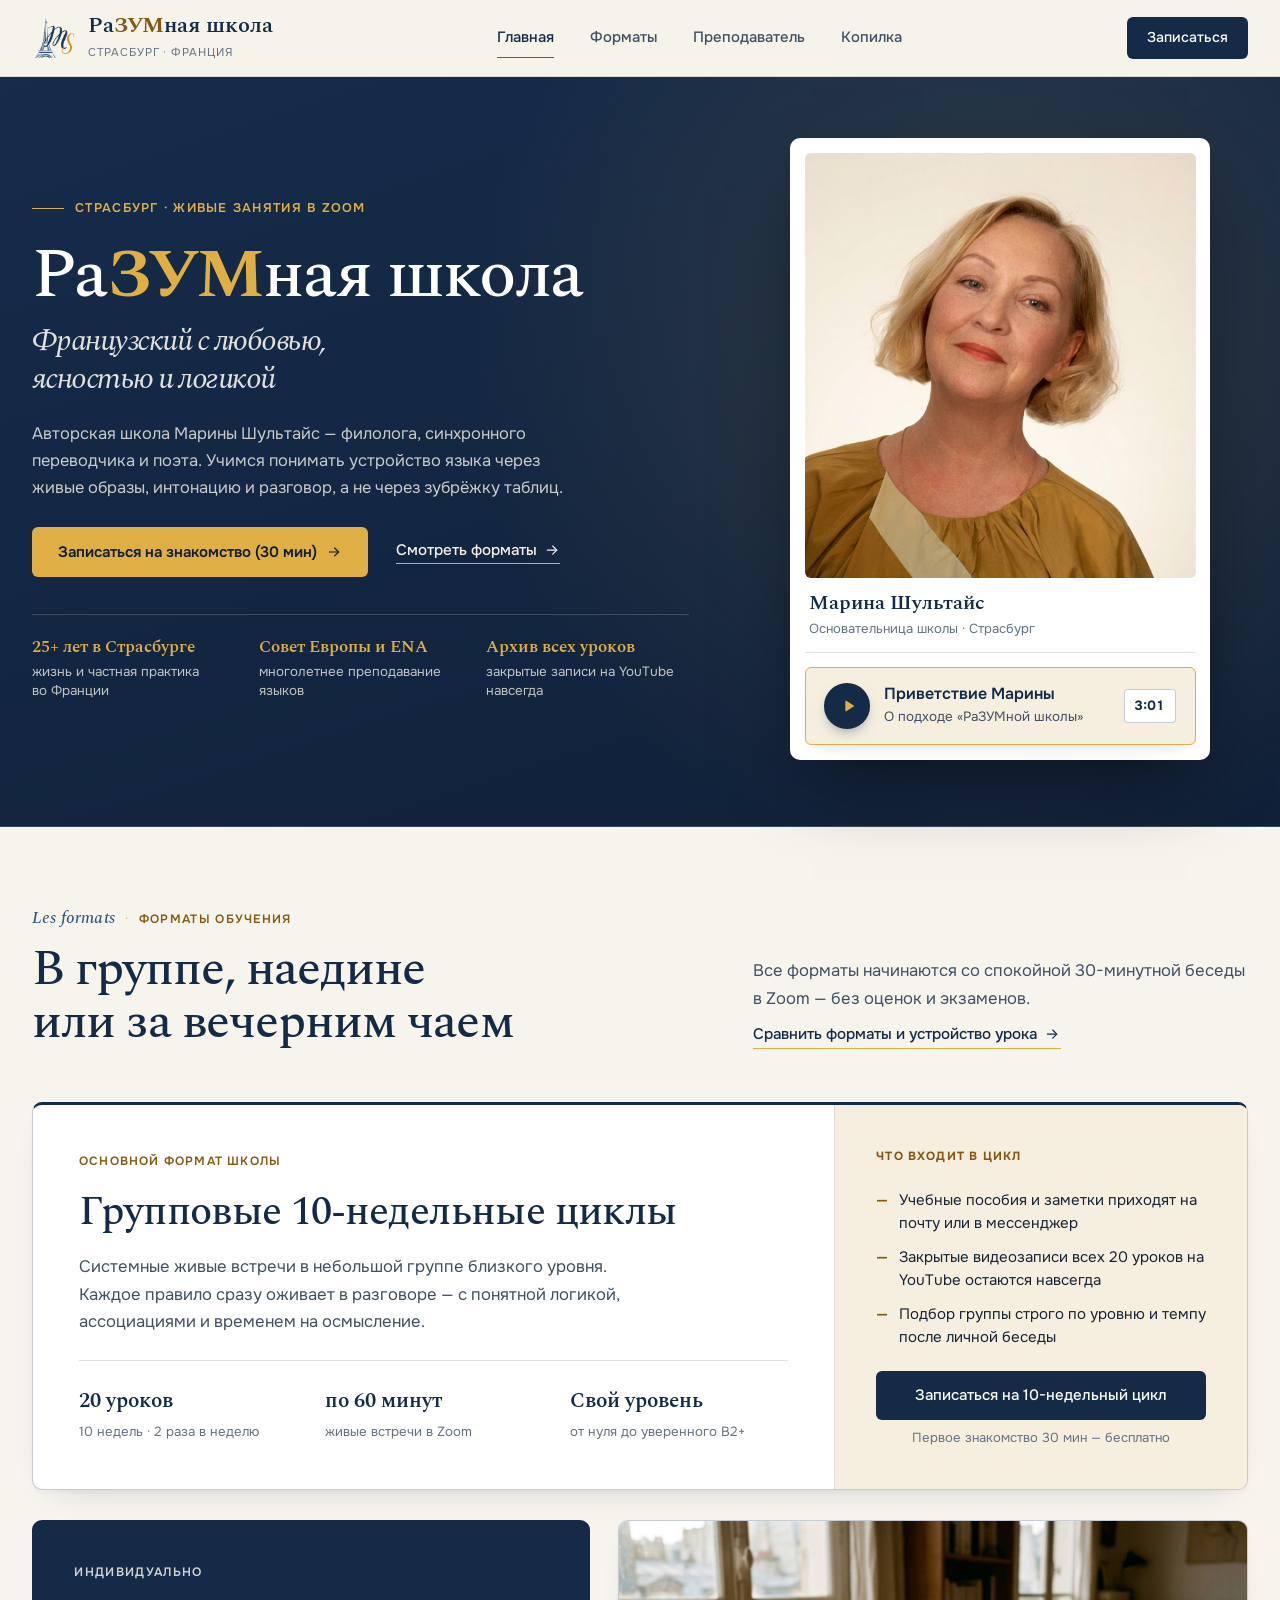
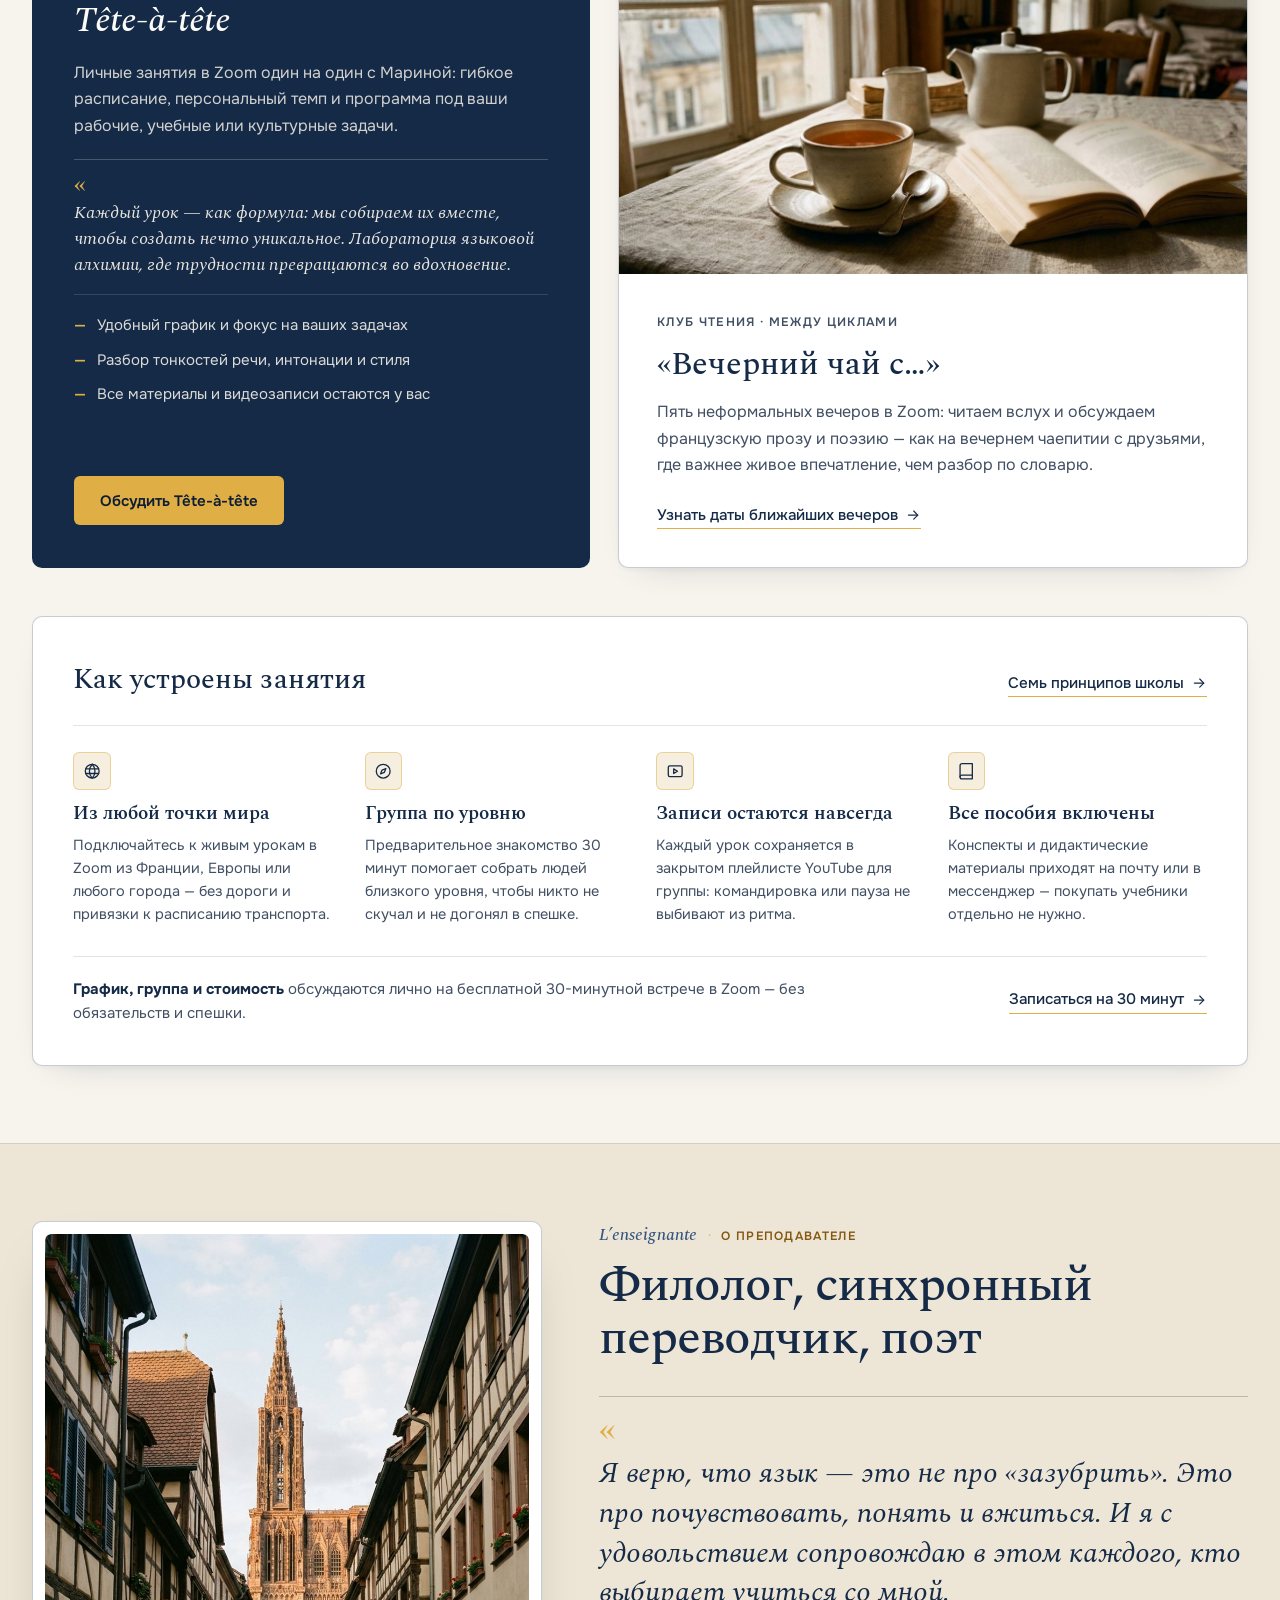
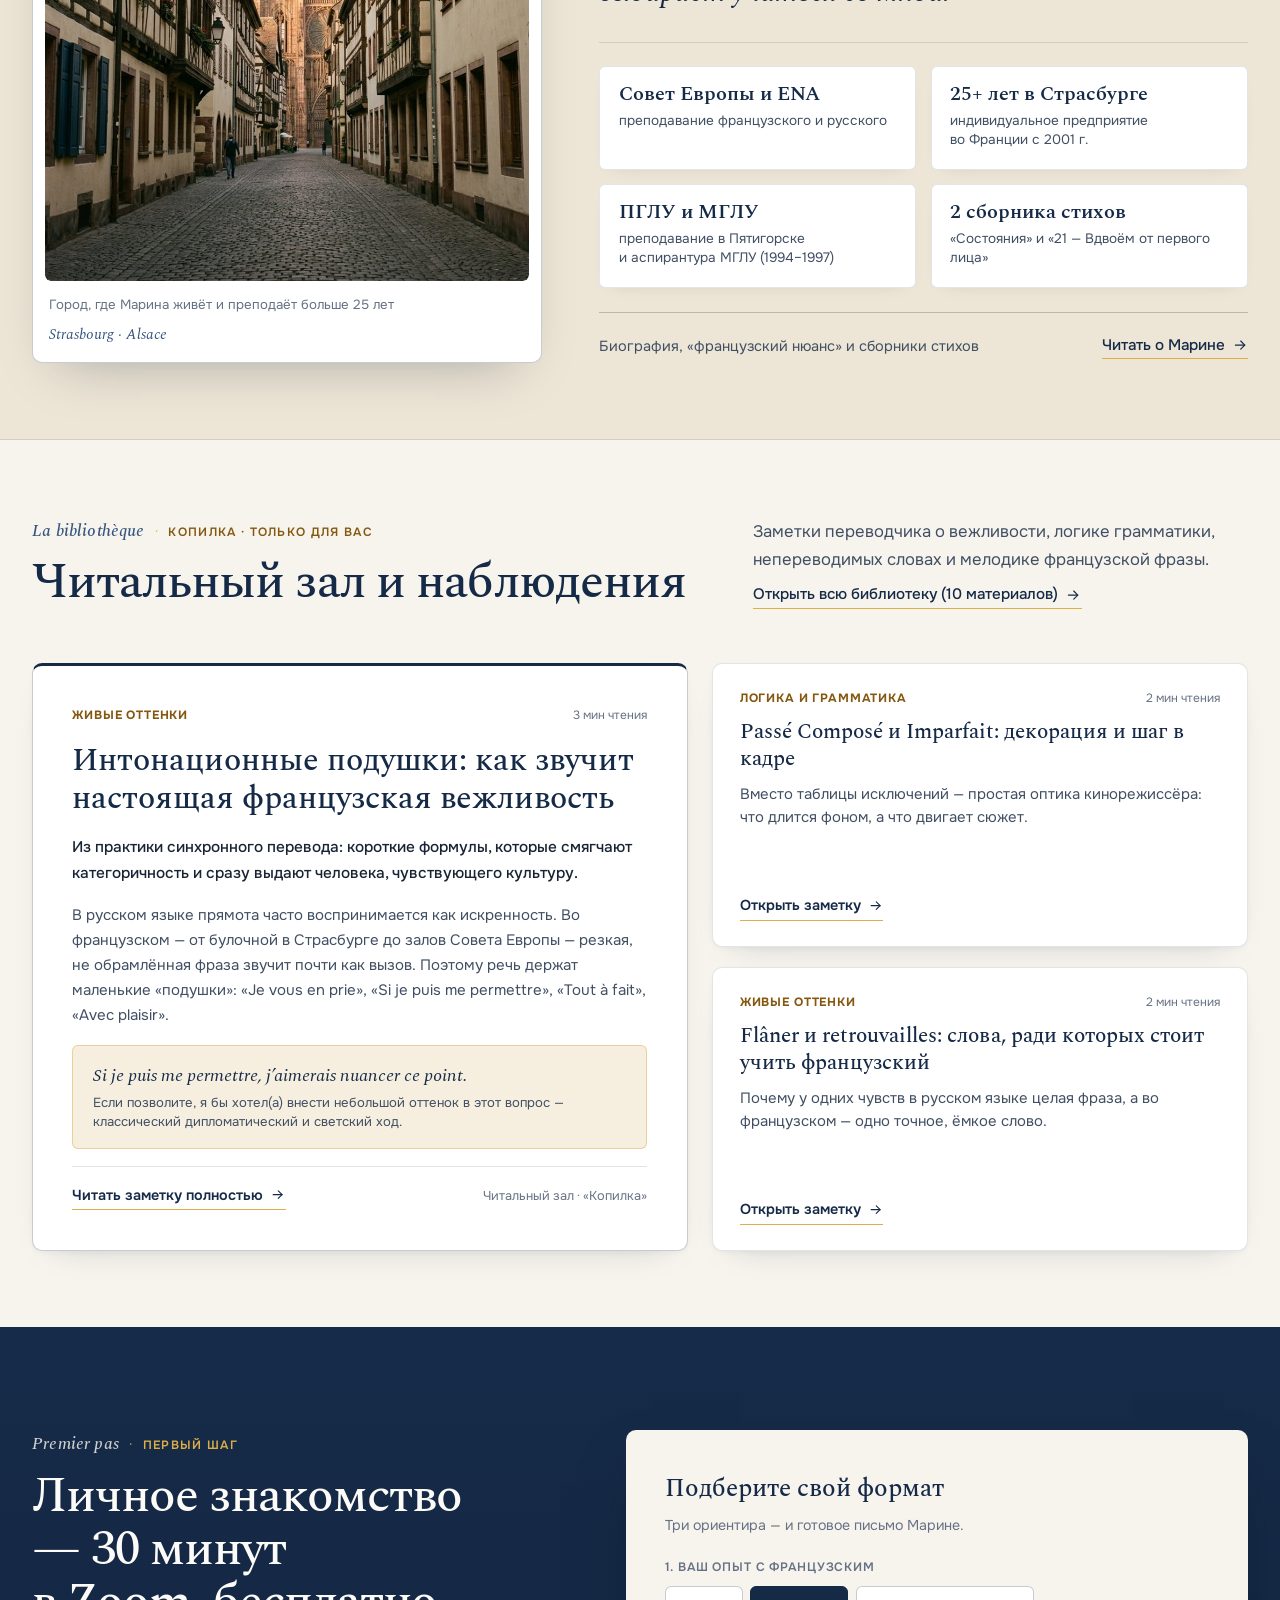
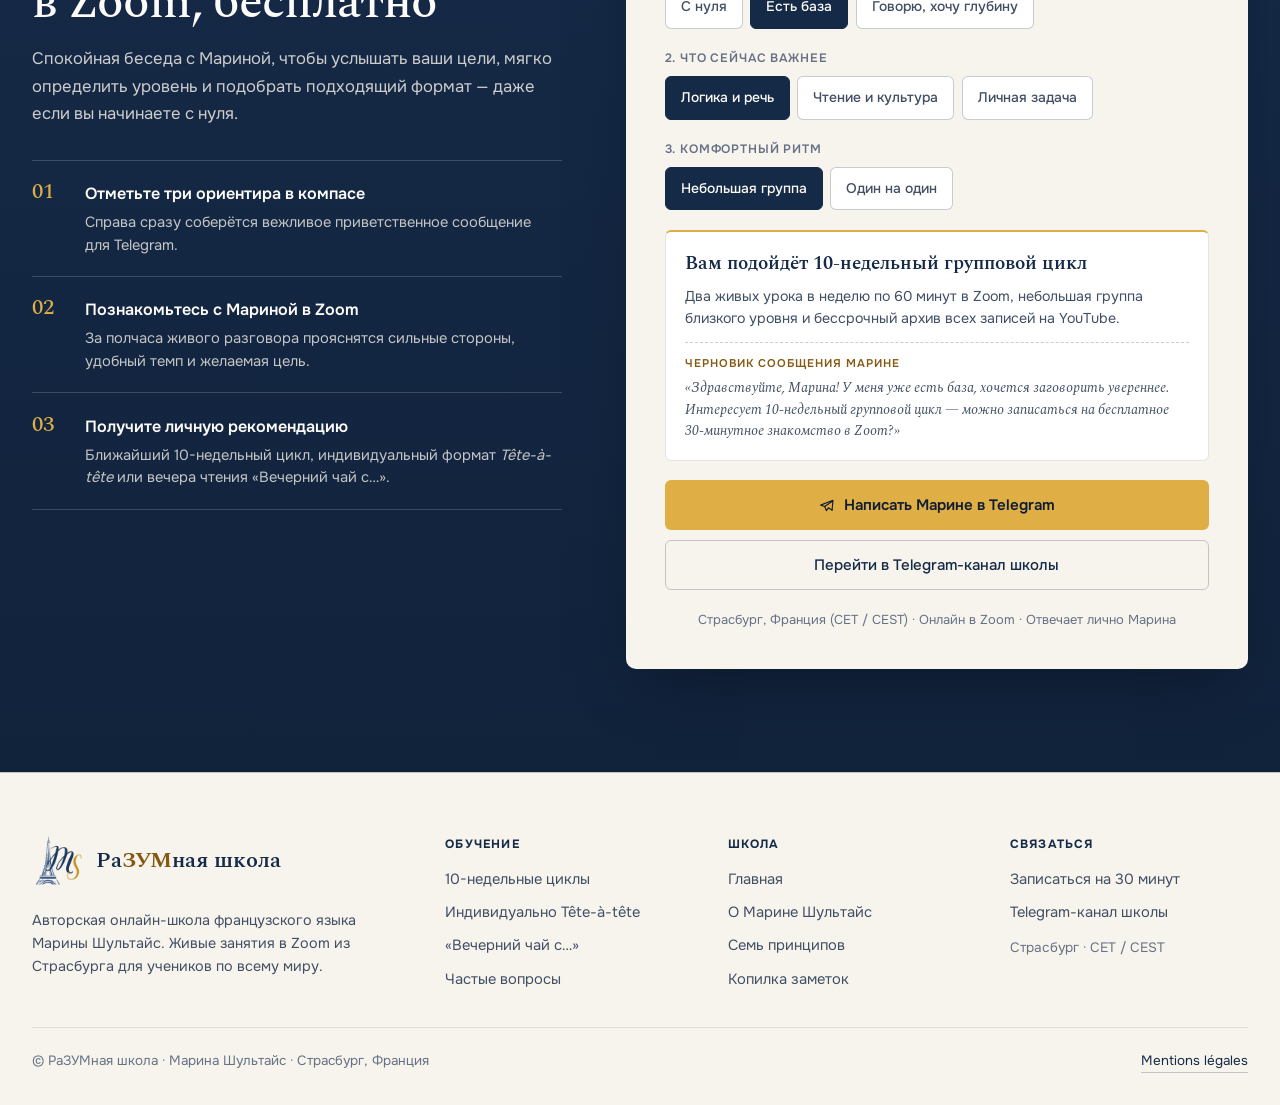
<file: index.html>
<!DOCTYPE html>
<html lang="ru">
<head>
  <meta charset="utf-8">
  <meta name="viewport" content="width=device-width, initial-scale=1">
  <title>РаЗУМная школа — французский язык с Мариной Шультайс (Страсбург)</title>
  <meta name="description" content="Авторская онлайн-школа французского языка Марины Шультайс в Страсбурге: 10-недельные циклы в Zoom, индивидуальные занятия Tête-à-tête, клуб чтения «Вечерний чай с…» и «Копилка». Бесплатное знакомство 30 минут.">
  <meta name="theme-color" content="#152A47">
  <link rel="icon" type="image/png" href="img/favicon.png?v=29">
  <link rel="stylesheet" href="css/fonts.css?v=23">
  <link rel="stylesheet" href="css/site.css?v=53">
</head>
<body>
  <a class="skip-link" href="#main">Перейти к содержанию</a>

  <!-- ==================== Шапка ==================== -->
  <header class="site-header">
    <div class="wrap header-row">
      <a class="brand" href="index.html" aria-label="РаЗУМная школа — главная">
        <img class="brand-logo" src="img/logo-ms.png?v=29" alt="" width="46" height="46">
        <span>
          <span class="brand-name">Ра<span class="zum">ЗУМ</span>ная школа</span>
          <span class="brand-sub">Страсбург · Франция</span>
        </span>
      </a>

      <nav class="nav" aria-label="Основная навигация">
        <a href="index.html" aria-current="page">Главная</a>
        <a href="programmes.html">Форматы</a>
        <a href="marina.html">Преподаватель</a>
        <a href="kopilka.html">Копилка</a>
      </nav>

      <div class="header-actions">
        <a class="btn btn-navy header-cta" href="#zapis">Записаться</a>
        <button class="menu-btn" id="menu-toggle" type="button" aria-expanded="false" aria-controls="mobile-drawer" aria-label="Открыть меню">
          <svg class="icon icon-burger" viewBox="0 0 24 24" aria-hidden="true"><line x1="4" y1="7" x2="20" y2="7"/><line x1="4" y1="12" x2="20" y2="12"/><line x1="4" y1="17" x2="20" y2="17"/></svg>
          <svg class="icon icon-close" viewBox="0 0 24 24" aria-hidden="true"><line x1="6" y1="6" x2="18" y2="18"/><line x1="18" y1="6" x2="6" y2="18"/></svg>
        </button>
      </div>
    </div>

    <div class="mobile-drawer" id="mobile-drawer" hidden>
      <div class="wrap mobile-drawer-nav">
        <a href="index.html" aria-current="page">Главная</a>
        <a href="programmes.html">Форматы</a>
        <a href="marina.html">Преподаватель</a>
        <a href="kopilka.html">Копилка</a>
        <a class="btn btn-navy" href="#zapis">Записаться на знакомство</a>
      </div>
    </div>
  </header>

  <main id="main">
    <!-- ==================== 1. Контрастный Hero (французский синий + студийный портрет Марины) ==================== -->
    <section class="atelier-hero" id="top">
      <div class="wrap hero-layout grid-safe">
        <div class="hero-left">
          <p class="hero-provenance">Страсбург · Живые занятия в&nbsp;Zoom</p>

          <h1 class="hero-h1">
            Ра<span class="zum-on-dark">ЗУМ</span>ная школа
            <span class="hero-sub">Французский с&nbsp;любовью,<br>ясностью и&nbsp;логикой</span>
          </h1>

          <p class="hero-lead">
            Авторская школа Марины Шультайс — филолога, синхронного переводчика и&nbsp;поэта. Учимся понимать устройство языка через живые образы, интонацию и&nbsp;разговор, а&nbsp;не через зубрёжку таблиц.
          </p>

          <div class="hero-cta-row">
            <a class="btn btn-sun" href="#zapis">
              <span>Записаться на знакомство (30&nbsp;мин)</span>
              <svg class="icon" viewBox="0 0 24 24" aria-hidden="true"><path d="M5 12h14"/><path d="M13 6l6 6-6 6"/></svg>
            </a>
            <a class="arrow-link arrow-link-light" href="#formaty">
              <span>Смотреть форматы</span>
              <svg class="icon" viewBox="0 0 24 24" aria-hidden="true"><path d="M5 12h14"/><path d="M13 6l6 6-6 6"/></svg>
            </a>
          </div>

          <dl class="hero-facts">
            <div class="hero-fact">
              <dt>25+ лет в&nbsp;Страсбурге</dt>
              <dd>жизнь и&nbsp;частная практика во&nbsp;Франции</dd>
            </div>
            <div class="hero-fact">
              <dt>Совет Европы и&nbsp;ENA</dt>
              <dd>многолетнее преподавание языков</dd>
            </div>
            <div class="hero-fact">
              <dt>Архив всех уроков</dt>
              <dd>закрытые записи на YouTube навсегда</dd>
            </div>
          </dl>
        </div>

        <div class="hero-right">
          <div class="hero-plate">
            <div class="hero-plate-frame">
              <img src="img/marina-editorial.jpg?v=42" alt="Марина Шультайс — основательница «РаЗУМной школы»" width="640" height="704">
            </div>
            <div class="hero-plate-meta">
              <strong>Марина Шультайс</strong>
              <span>Основательница школы · Страсбург</span>
            </div>
            <button class="hero-video-trigger" type="button" data-open-video aria-label="Смотреть видео-приветствие Марины Шультайс, 3 минуты 1 секунда">
              <span class="hero-video-trigger-left">
                <span class="hero-play-dot" aria-hidden="true">
                  <svg viewBox="0 0 24 24" width="14" height="14">
                    <path d="M8 5.14v13.72a1 1 0 0 0 1.52.85l11.02-6.86a1 1 0 0 0 0-1.7L9.52 4.29A1 1 0 0 0 8 5.14z" fill="currentColor"/>
                  </svg>
                </span>
                <span class="hero-video-trigger-copy">
                  <strong>Приветствие Марины</strong>
                  <span>О подходе «РаЗУМной школы»</span>
                </span>
              </span>
              <span class="hero-video-badge">3:01</span>
            </button>
          </div>
        </div>
      </div>
    </section>

    <!-- ==================== 2. Форматы обучения ==================== -->
    <section class="section" id="formaty" data-reveal>
      <div class="wrap">
        <div class="sec-head-split">
          <div>
            <p class="rubric">
              <span class="rubric-fr">Les formats</span>
              <span class="rubric-sep" aria-hidden="true">·</span>
              <span class="rubric-ru">Форматы обучения</span>
            </p>
            <h2 class="sec-h2" style="margin-top: 0.65rem;">В&nbsp;группе, наедине или&nbsp;за&nbsp;вечерним чаем</h2>
          </div>
          <div style="display: grid; gap: 0.75rem; justify-items: start;">
            <p class="sec-lead">Все форматы начинаются со&nbsp;спокойной 30-минутной беседы в&nbsp;Zoom — без оценок и&nbsp;экзаменов.</p>
            <a class="arrow-link" href="programmes.html">
              <span>Сравнить форматы и устройство урока</span>
              <svg class="icon" viewBox="0 0 24 24" aria-hidden="true"><path d="M5 12h14"/><path d="M13 6l6 6-6 6"/></svg>
            </a>
          </div>
        </div>

        <!-- Ведущий формат -->
        <article class="flagship-spread grid-safe">
          <div class="flagship-main">
            <span class="flagship-label">Основной формат школы</span>
            <h3 class="flagship-title">Групповые 10&#8209;недельные циклы</h3>
            <p class="sec-lead">
              Системные живые встречи в&nbsp;небольшой группе близкого уровня. Каждое правило сразу оживает в&nbsp;разговоре — с&nbsp;понятной логикой, ассоциациями и&nbsp;временем на&nbsp;осмысление.
            </p>
            <div class="flagship-metrics">
              <div class="flagship-metric">
                <strong>20 уроков</strong>
                <span>10 недель · 2 раза в неделю</span>
              </div>
              <div class="flagship-metric">
                <strong>по 60 минут</strong>
                <span>живые встречи в Zoom</span>
              </div>
              <div class="flagship-metric">
                <strong>Свой уровень</strong>
                <span>от нуля до уверенного B2+</span>
              </div>
            </div>
          </div>

          <div class="flagship-aside">
            <span class="flagship-aside-label">Что входит в цикл</span>
            <ul class="check-list">
              <li>Учебные пособия и заметки приходят на почту или в мессенджер</li>
              <li>Закрытые видеозаписи всех 20 уроков на YouTube остаются навсегда</li>
              <li>Подбор группы строго по уровню и темпу после личной беседы</li>
            </ul>
            <div style="display: grid; gap: 0.5rem;">
              <a class="btn btn-navy" href="#zapis" data-preset="group" style="width: 100%;">Записаться на 10-недельный цикл</a>
              <p class="flagship-aside-note">Первое знакомство 30&nbsp;мин — бесплатно</p>
            </div>
          </div>
        </article>

        <!-- Парные форматы -->
        <div class="formats-pair grid-safe">
          <article class="format-navy">
            <p class="eyebrow eyebrow-light">Индивидуально</p>
            <h3><em>Tête-à-tête</em></h3>
            <p>
              Личные занятия в&nbsp;Zoom один на&nbsp;один с&nbsp;Мариной: гибкое расписание, персональный темп и&nbsp;программа под ваши рабочие, учебные или культурные задачи.
            </p>
            <blockquote class="editorial-quote editorial-quote-dark">
              Каждый урок — как формула: мы собираем их вместе, чтобы создать нечто уникальное. Лаборатория языковой алхимии, где трудности превращаются во вдохновение.
            </blockquote>
            <ul class="check-list">
              <li>Удобный график и фокус на ваших задачах</li>
              <li>Разбор тонкостей речи, интонации и стиля</li>
              <li>Все материалы и видеозаписи остаются у вас</li>
            </ul>
            <div style="margin-top: auto; padding-top: 0.65rem;">
              <a class="btn btn-sun" href="#zapis" data-preset="tete">Обсудить Tête-à-tête</a>
            </div>
          </article>

          <article class="format-tea">
            <div class="format-tea-img">
              <img src="img/evening-tea.jpg?v=42" alt="Фарфоровая чашка чая и раскрытая книга на льняной скатерти в мягком вечернем свете" width="1280" height="714" loading="lazy">
            </div>
            <div class="format-tea-body">
              <p class="eyebrow">Клуб чтения · между циклами</p>
              <h3>«Вечерний чай с…»</h3>
              <p>
                Пять неформальных вечеров в&nbsp;Zoom: читаем вслух и&nbsp;обсуждаем французскую прозу и&nbsp;поэзию — как на&nbsp;вечернем чаепитии с&nbsp;друзьями, где важнее живое впечатление, чем разбор по&nbsp;словарю.
              </p>
              <div style="margin-top: auto; padding-top: 0.5rem;">
                <a class="arrow-link" href="#zapis" data-preset="tea">
                  <span>Узнать даты ближайших вечеров</span>
                  <svg class="icon" viewBox="0 0 24 24" aria-hidden="true"><path d="M5 12h14"/><path d="M13 6l6 6-6 6"/></svg>
                </a>
              </div>
            </div>
          </article>
        </div>

        <!-- Структурированная панель «Как устроены занятия» с лаконичными иконками-якорями -->
        <div class="atelier-principles-strip" aria-label="Как устроены занятия">
          <div class="strip-head">
            <h3>Как устроены занятия</h3>
            <a class="arrow-link" href="marina.html#principy">
              <span>Семь принципов школы</span>
              <svg class="icon" viewBox="0 0 24 24" aria-hidden="true"><path d="M5 12h14"/><path d="M13 6l6 6-6 6"/></svg>
            </a>
          </div>

          <div class="editorial-pillars grid-safe">
            <div class="editorial-pillar" data-m-acc data-open="true">
              <span class="pillar-icon" aria-hidden="true">
                <svg viewBox="0 0 24 24"><circle cx="12" cy="12" r="9"/><path d="M3.6 9h16.8M3.6 15h16.8"/><path d="M12 3a13 13 0 0 0 0 18M12 3a13 13 0 0 1 0 18"/></svg>
              </span>
              <h4>Из любой точки мира</h4>
              <button class="mobile-acc-toggle" type="button" aria-expanded="true">
                <span class="pillar-icon" aria-hidden="true"><svg viewBox="0 0 24 24"><circle cx="12" cy="12" r="9"/><path d="M3.6 9h16.8M3.6 15h16.8"/><path d="M12 3a13 13 0 0 0 0 18M12 3a13 13 0 0 1 0 18"/></svg></span>
                <span class="mobile-acc-title">Из любой точки мира</span>
                <svg class="icon mobile-acc-chev" viewBox="0 0 24 24" aria-hidden="true"><polyline points="6 9 12 15 18 9"/></svg>
              </button>
              <p>Подключайтесь к живым урокам в Zoom из Франции, Европы или любого города — без дороги и привязки к расписанию транспорта.</p>
            </div>
            <div class="editorial-pillar" data-m-acc data-open="false">
              <span class="pillar-icon" aria-hidden="true">
                <svg viewBox="0 0 24 24"><circle cx="12" cy="12" r="9"/><polygon points="15.5 8.5 13.5 13.5 8.5 15.5 10.5 10.5 15.5 8.5"/></svg>
              </span>
              <h4>Группа по уровню</h4>
              <button class="mobile-acc-toggle" type="button" aria-expanded="false">
                <span class="pillar-icon" aria-hidden="true"><svg viewBox="0 0 24 24"><circle cx="12" cy="12" r="9"/><polygon points="15.5 8.5 13.5 13.5 8.5 15.5 10.5 10.5 15.5 8.5"/></svg></span>
                <span class="mobile-acc-title">Группа по уровню</span>
                <svg class="icon mobile-acc-chev" viewBox="0 0 24 24" aria-hidden="true"><polyline points="6 9 12 15 18 9"/></svg>
              </button>
              <p>Предварительное знакомство 30 минут помогает собрать людей близкого уровня, чтобы никто не скучал и не догонял в спешке.</p>
            </div>
            <div class="editorial-pillar" data-m-acc data-open="false">
              <span class="pillar-icon" aria-hidden="true">
                <svg viewBox="0 0 24 24"><rect x="3" y="5" width="18" height="14" rx="2"/><polygon points="10 9 15 12 10 15 10 9"/></svg>
              </span>
              <h4>Записи остаются навсегда</h4>
              <button class="mobile-acc-toggle" type="button" aria-expanded="false">
                <span class="pillar-icon" aria-hidden="true"><svg viewBox="0 0 24 24"><rect x="3" y="5" width="18" height="14" rx="2"/><polygon points="10 9 15 12 10 15 10 9"/></svg></span>
                <span class="mobile-acc-title">Записи остаются навсегда</span>
                <svg class="icon mobile-acc-chev" viewBox="0 0 24 24" aria-hidden="true"><polyline points="6 9 12 15 18 9"/></svg>
              </button>
              <p>Каждый урок сохраняется в закрытом плейлисте YouTube для группы: командировка или пауза не выбивают из ритма.</p>
            </div>
            <div class="editorial-pillar" data-m-acc data-open="false">
              <span class="pillar-icon" aria-hidden="true">
                <svg viewBox="0 0 24 24"><path d="M4 19.5A2.5 2.5 0 0 1 6.5 17H20"/><path d="M6.5 2H20v20H6.5A2.5 2.5 0 0 1 4 19.5v-15A2.5 2.5 0 0 1 6.5 2z"/></svg>
              </span>
              <h4>Все пособия включены</h4>
              <button class="mobile-acc-toggle" type="button" aria-expanded="false">
                <span class="pillar-icon" aria-hidden="true"><svg viewBox="0 0 24 24"><path d="M4 19.5A2.5 2.5 0 0 1 6.5 17H20"/><path d="M6.5 2H20v20H6.5A2.5 2.5 0 0 1 4 19.5v-15A2.5 2.5 0 0 1 6.5 2z"/></svg></span>
                <span class="mobile-acc-title">Все пособия включены</span>
                <svg class="icon mobile-acc-chev" viewBox="0 0 24 24" aria-hidden="true"><polyline points="6 9 12 15 18 9"/></svg>
              </button>
              <p>Конспекты и дидактические материалы приходят на почту или в мессенджер — покупать учебники отдельно не нужно.</p>
            </div>
          </div>

          <div class="format-clarity-bar">
            <p>
              <strong>График, группа и стоимость</strong> обсуждаются лично на&nbsp;бесплатной 30-минутной встрече в&nbsp;Zoom — без обязательств и&nbsp;спешки.
            </p>
            <a class="arrow-link" href="#zapis">
              <span>Записаться на 30 минут</span>
              <svg class="icon" viewBox="0 0 24 24" aria-hidden="true"><path d="M5 12h14"/><path d="M13 6l6 6-6 6"/></svg>
            </a>
          </div>
        </div>
      </div>
    </section>

    <!-- ==================== 3. О преподавателе (выразительная тёплая полоса + Страсбург) ==================== -->
    <section class="section section-warm" id="prepodavatel" data-reveal>
      <div class="wrap teacher-spread grid-safe">
        <div class="teacher-visual-col">
          <figure class="strasbourg-plate strasbourg-plate-vertical">
            <div class="strasbourg-plate-img-wrap">
              <img src="img/strasbourg-vertical.jpg?v=43" alt="Историческая улочка Страсбурга и шпиль Страсбургского собора в тёплом вечернем свете" width="900" height="1200" loading="lazy">
            </div>
            <figcaption class="strasbourg-caption">
              <span>Город, где Марина живёт и преподаёт больше 25&nbsp;лет</span>
              <em>Strasbourg · Alsace</em>
            </figcaption>
          </figure>
        </div>

        <div class="teacher-copy">
          <div>
            <p class="rubric">
              <span class="rubric-fr">L’enseignante</span>
              <span class="rubric-sep" aria-hidden="true">·</span>
              <span class="rubric-ru">О преподавателе</span>
            </p>
            <h2 class="sec-h2" style="margin-top: 0.65rem;">Филолог, синхронный переводчик, поэт</h2>
          </div>

          <blockquote class="editorial-quote">
            Я верю, что язык — это не про «зазубрить». Это про почувствовать, понять и вжиться. И я с удовольствием сопровождаю в этом каждого, кто выбирает учиться со мной.
          </blockquote>

          <dl class="milestones-ledger">
            <div class="milestone-row">
              <dt class="sr-only">Институции</dt>
              <dd><strong>Совет Европы и&nbsp;ENA</strong><span>преподавание французского и&nbsp;русского</span></dd>
            </div>
            <div class="milestone-row">
              <dt class="sr-only">Опыт</dt>
              <dd><strong>25+ лет в&nbsp;Страсбурге</strong><span>индивидуальное предприятие во&nbsp;Франции с&nbsp;2001&nbsp;г.</span></dd>
            </div>
            <div class="milestone-row">
              <dt class="sr-only">Образование</dt>
              <dd><strong>ПГЛУ и&nbsp;МГЛУ</strong><span>преподавание в&nbsp;Пятигорске и&nbsp;аспирантура&nbsp;МГЛУ (1994&#8288;–&#8288;1997)</span></dd>
            </div>
            <div class="milestone-row">
              <dt class="sr-only">Книги</dt>
              <dd><strong>2 сборника стихов</strong><span>«Состояния» и&nbsp;«21 — Вдвоём от&nbsp;первого лица»</span></dd>
            </div>
          </dl>

          <div class="marina-foot">
            <span class="marina-foot-note">Биография, «французский нюанс» и&nbsp;сборники стихов</span>
            <a class="arrow-link" href="marina.html">
              <span>Читать о&nbsp;Марине</span>
              <svg class="icon" viewBox="0 0 24 24" aria-hidden="true"><path d="M5 12h14"/><path d="M13 6l6 6-6 6"/></svg>
            </a>
          </div>
        </div>
      </div>
    </section>

    <!-- ==================== 4. «Копилка» — собранный читальный зал ==================== -->
    <section class="section" id="kopilka" data-reveal>
      <div class="wrap">
        <div class="sec-head-split">
          <div>
            <p class="rubric">
              <span class="rubric-fr">La bibliothèque</span>
              <span class="rubric-sep" aria-hidden="true">·</span>
              <span class="rubric-ru">Копилка · Только для вас</span>
            </p>
            <h2 class="sec-h2" style="margin-top: 0.65rem;">Читальный зал и&nbsp;наблюдения</h2>
          </div>
          <div style="display: grid; gap: 0.7rem; justify-items: start;">
            <p class="sec-lead">Заметки переводчика о&nbsp;вежливости, логике грамматики, непереводимых словах и&nbsp;мелодике французской фразы.</p>
            <a class="arrow-link" href="kopilka.html">
              <span>Открыть всю библиотеку (10 материалов)</span>
              <svg class="icon" viewBox="0 0 24 24" aria-hidden="true"><path d="M5 12h14"/><path d="M13 6l6 6-6 6"/></svg>
            </a>
          </div>
        </div>

        <div class="kopilka-editorial grid-safe" id="kopilka-home-grid"></div>
      </div>
    </section>

    <!-- ==================== 5. Личное знакомство (30 минут) + Компас ==================== -->
    <section class="section-navy" id="zapis">
      <div class="wrap zapis-grid grid-safe">
        <div>
          <p class="rubric rubric-light">
            <span class="rubric-fr">Premier pas</span>
            <span class="rubric-sep" aria-hidden="true">·</span>
            <span class="rubric-ru">Первый шаг</span>
          </p>
          <h2 class="sec-h2" style="margin-top: 0.75rem;">
            Личное знакомство — 30&nbsp;минут в&nbsp;Zoom, бесплатно
          </h2>
          <p class="sec-lead" style="margin-top: 1rem;">
            Спокойная беседа с&nbsp;Мариной, чтобы услышать ваши цели, мягко определить уровень и&nbsp;подобрать подходящий формат — даже если вы начинаете с&nbsp;нуля.
          </p>

          <ol class="zapis-steps">
            <li class="z-step">
              <span class="z-step-num">01</span>
              <div>
                <h3>Отметьте три ориентира в&nbsp;компасе</h3>
                <p>Справа сразу соберётся вежливое приветственное сообщение для&nbsp;Telegram.</p>
              </div>
            </li>
            <li class="z-step">
              <span class="z-step-num">02</span>
              <div>
                <h3>Познакомьтесь с&nbsp;Мариной в&nbsp;Zoom</h3>
                <p>За полчаса живого разговора прояснятся сильные стороны, удобный темп и&nbsp;желаемая цель.</p>
              </div>
            </li>
            <li class="z-step">
              <span class="z-step-num">03</span>
              <div>
                <h3>Получите личную рекомендацию</h3>
                <p>Ближайший 10-недельный цикл, индивидуальный формат <em>Tête-à-tête</em> или вечера чтения «Вечерний чай с…».</p>
              </div>
            </li>
          </ol>
        </div>

        <div class="compass-panel">
          <div>
            <h3>Подберите свой формат</h3>
            <p style="font-size: 0.89rem; color: var(--muted); margin-top: 0.2rem;">Три ориентира — и готовое письмо Марине.</p>
          </div>

          <div>
            <span class="compass-q">1. Ваш опыт с французским</span>
            <div class="compass-options" role="group" aria-label="Опыт">
              <button class="compass-btn" type="button" data-group="level" data-value="zero" aria-pressed="false">С нуля</button>
              <button class="compass-btn" type="button" data-group="level" data-value="continue" aria-pressed="true">Есть база</button>
              <button class="compass-btn" type="button" data-group="level" data-value="advanced" aria-pressed="false">Говорю, хочу глубину</button>
            </div>
          </div>

          <div>
            <span class="compass-q">2. Что сейчас важнее</span>
            <div class="compass-options" role="group" aria-label="Цель">
              <button class="compass-btn" type="button" data-group="goal" data-value="system" aria-pressed="true">Логика и речь</button>
              <button class="compass-btn" type="button" data-group="goal" data-value="reading" aria-pressed="false">Чтение и культура</button>
              <button class="compass-btn" type="button" data-group="goal" data-value="personal" aria-pressed="false">Личная задача</button>
            </div>
          </div>

          <div>
            <span class="compass-q">3. Комфортный ритм</span>
            <div class="compass-options" role="group" aria-label="Ритм">
              <button class="compass-btn" type="button" data-group="pace" data-value="group" aria-pressed="true">Небольшая группа</button>
              <button class="compass-btn" type="button" data-group="pace" data-value="solo" aria-pressed="false">Один на один</button>
            </div>
          </div>

          <div class="compass-output" aria-live="polite">
            <strong id="compass-rec-title">Вам подойдёт 10-недельный групповой цикл</strong>
            <p id="compass-rec-text"></p>
            <div class="compass-draft">
              <span class="compass-draft-label">Черновик сообщения Марине</span>
              <p class="compass-draft-text" id="compass-msg-preview"></p>
            </div>
          </div>

          <div class="compass-actions">
            <button class="btn btn-sun" id="telegram-direct-btn" type="button" data-telegram-direct>
              <svg class="icon" viewBox="0 0 24 24" aria-hidden="true"><path d="M21 5L2.5 12.2l6.2 2.2 2.4 6.1 3.4-4.2 5.2 3.8L21 5z"/><path d="M8.7 14.4L19.5 6.8"/></svg>
              <span>Написать Марине в Telegram</span>
            </button>
            <button class="btn btn-outline" type="button" data-channel-btn>Перейти в Telegram-канал школы</button>
          </div>

          <p class="compass-meta">Страсбург, Франция (CET / CEST) · Онлайн в Zoom · Отвечает лично Марина</p>
        </div>
      </div>
    </section>
  </main>

  <!-- ==================== Футер ==================== -->
  <footer class="site-footer">
    <div class="wrap">
      <div class="footer-grid">
        <div>
          <a class="brand" href="index.html">
            <img class="brand-logo" src="img/logo-ms.png?v=40" alt="" width="40" height="40">
            <span class="brand-name">Ра<span class="zum">ЗУМ</span>ная школа</span>
          </a>
          <p class="footer-brand-desc">
            Авторская онлайн-школа французского языка Марины Шультайс. Живые занятия в&nbsp;Zoom из Страсбурга для учеников по всему миру.
          </p>
        </div>
        <div>
          <p class="footer-title">Обучение</p>
          <ul class="footer-links">
            <li><a href="programmes.html#cicly">10-недельные циклы</a></li>
            <li><a href="programmes.html#tete">Индивидуально Tête-à-tête</a></li>
            <li><a href="programmes.html#tea">«Вечерний чай с…»</a></li>
            <li><a href="programmes.html#faq">Частые вопросы</a></li>
          </ul>
        </div>
        <div>
          <p class="footer-title">Школа</p>
          <ul class="footer-links">
            <li><a href="index.html">Главная</a></li>
            <li><a href="marina.html">О Марине Шультайс</a></li>
            <li><a href="marina.html#principy">Семь принципов</a></li>
            <li><a href="kopilka.html">Копилка заметок</a></li>
          </ul>
        </div>
        <div>
          <p class="footer-title">Связаться</p>
          <ul class="footer-links">
            <li><a href="#zapis">Записаться на 30 минут</a></li>
            <li><button class="footer-link-btn" type="button" data-channel-btn>Telegram-канал школы</button></li>
            <li class="footer-meta-line">Страсбург · CET / CEST</li>
          </ul>
        </div>
      </div>
      <div class="footer-bottom">
        <span>© РаЗУМная школа · Марина Шультайс · Страсбург, Франция</span>
        <a href="mentions.html">Mentions légales</a>
      </div>
    </div>
  </footer>

  <!-- Модальное окно: Видео -->
  <div class="modal-backdrop" id="video-modal" role="dialog" aria-modal="true" aria-labelledby="video-modal-title" hidden>
    <div class="modal-dialog">
      <div class="modal-head">
        <h3 id="video-modal-title">О моей РаЗУМной школе — Марина Шультайс</h3>
        <button class="modal-close" type="button" data-close-modal aria-label="Закрыть">
          <svg class="icon" viewBox="0 0 24 24" aria-hidden="true"><line x1="6" y1="6" x2="18" y2="18"/><line x1="18" y1="6" x2="6" y2="18"/></svg>
        </button>
      </div>
      <div class="modal-body">
        <div class="modal-video-stage" id="video-modal-stage"></div>
        <div class="modal-actions">
          <a class="btn btn-navy" href="#zapis" data-close-modal>Записаться на 30 минут</a>
          <a class="btn btn-outline" href="https://youtu.be/y_lfsGmHdeQ" target="_blank" rel="noopener noreferrer">Открыть на YouTube</a>
        </div>
      </div>
    </div>
  </div>

  <!-- Модальное окно: Читальный зал -->
  <div class="modal-backdrop" id="reader-modal" role="dialog" aria-modal="true" aria-labelledby="reader-title" hidden>
    <div class="modal-dialog">
      <div class="modal-head">
        <h3>Копилка · Читальный зал</h3>
        <button class="modal-close" type="button" data-close-modal aria-label="Закрыть">
          <svg class="icon" viewBox="0 0 24 24" aria-hidden="true"><line x1="6" y1="6" x2="18" y2="18"/><line x1="18" y1="6" x2="6" y2="18"/></svg>
        </button>
      </div>
      <div class="modal-body">
        <span class="note-cat" id="reader-cat"></span>
        <h4 class="reader-title" id="reader-title"></h4>
        <div class="reader-content" id="reader-content"></div>
        <div class="modal-actions" style="padding-top: 0.75rem; border-top: 1px solid var(--line);">
          <a class="btn btn-navy" href="kopilka.html">Открыть всю Копилку</a>
          <button class="btn btn-outline" type="button" data-close-modal>Закрыть</button>
        </div>
      </div>
    </div>
  </div>

  <!-- Модальное окно: Telegram -->
  <div class="modal-backdrop" id="demo-contact-modal" role="dialog" aria-modal="true" aria-labelledby="demo-modal-title" hidden>
    <div class="modal-dialog">
      <div class="modal-head">
        <h3 id="demo-modal-title">Запись в Telegram</h3>
        <button class="modal-close" type="button" data-close-modal aria-label="Закрыть">
          <svg class="icon" viewBox="0 0 24 24" aria-hidden="true"><line x1="6" y1="6" x2="18" y2="18"/><line x1="18" y1="6" x2="6" y2="18"/></svg>
        </button>
      </div>
      <div class="modal-body">
        <p id="demo-modal-desc" style="color: var(--ink-2);"></p>
        <p id="demo-modal-message" style="padding: 1rem 1.15rem; background: var(--bg); border-top: 1px solid var(--line-strong); border-bottom: 1px solid var(--line); color: var(--navy); font-size: 0.94rem;"></p>
        <div class="modal-actions">
          <button class="btn btn-navy" id="demo-copy-btn" type="button">Скопировать текст</button>
          <button class="btn btn-outline" type="button" data-close-modal>Закрыть</button>
          <span class="copy-feedback" id="demo-copy-feedback" aria-live="polite"></span>
        </div>
      </div>
    </div>
  </div>

  <script src="js/kopilka-data.js?v=49" defer></script>
  <script src="js/site.js?v=49" defer></script>
</body>
</html>
</file>
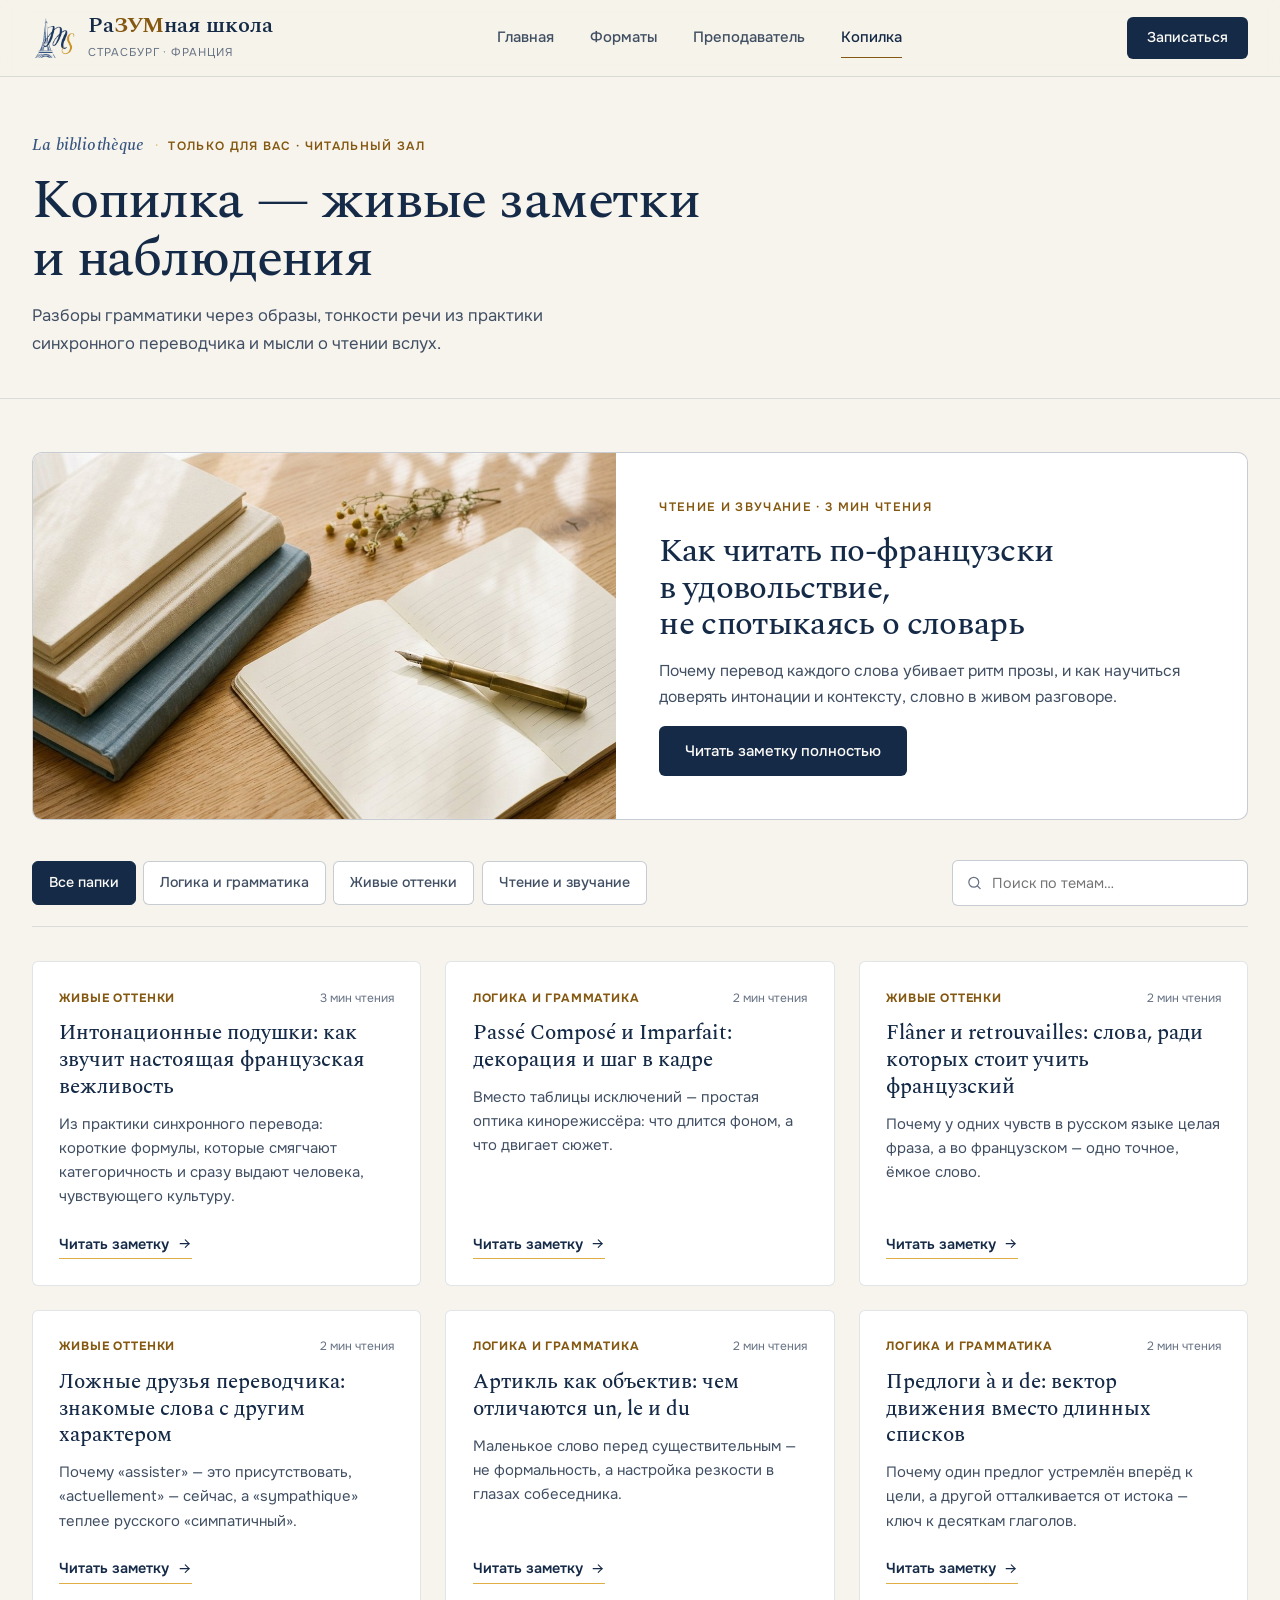
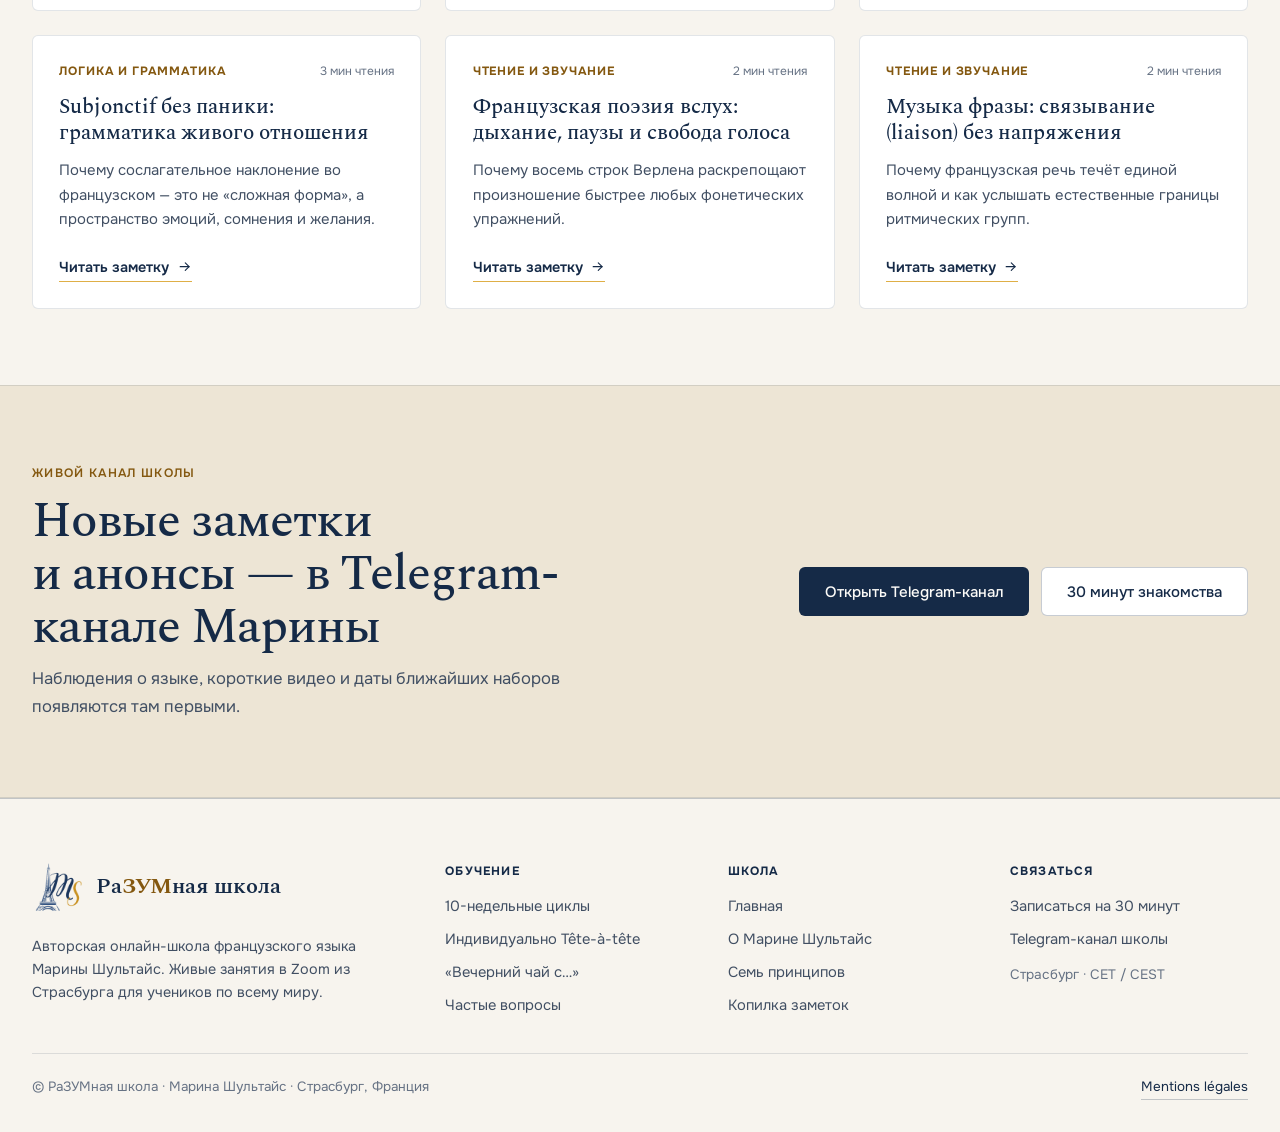
<file: kopilka.html>
<!DOCTYPE html>
<html lang="ru">
<head>
  <meta charset="utf-8">
  <meta name="viewport" content="width=device-width, initial-scale=1">
  <title>Копилка — Только для вас | РаЗУМная школа</title>
  <meta name="description" content="Библиотека наблюдений «РаЗУМной школы» по папкам: логика и грамматика, живые оттенки, чтение и звучание.">
  <meta name="theme-color" content="#F6F2EA">
  <link rel="icon" type="image/png" href="img/favicon.png?v=29">
  <link rel="stylesheet" href="css/fonts.css?v=20">
  <link rel="stylesheet" href="css/site.css?v=53">
</head>
<body>
  <a class="skip-link" href="#main">Перейти к содержанию</a>

  <header class="site-header">
    <div class="wrap header-row">
      <a class="brand" href="index.html">
        <img class="brand-logo" src="img/logo-ms.png?v=29" alt="" width="46" height="46">
        <span>
          <span class="brand-name">Ра<span class="zum">ЗУМ</span>ная школа</span>
          <span class="brand-sub">Страсбург · Франция</span>
        </span>
      </a>

      <nav class="nav" aria-label="Основная навигация">
        <a href="index.html">Главная</a>
        <a href="programmes.html">Форматы</a>
        <a href="marina.html">Преподаватель</a>
        <a href="kopilka.html" aria-current="page">Копилка</a>
      </nav>

      <div class="header-actions">
        <a class="btn btn-navy header-cta" href="index.html#zapis">Записаться</a>
        <button class="menu-btn" id="menu-toggle" type="button" aria-expanded="false" aria-controls="mobile-drawer" aria-label="Открыть меню">
          <svg class="icon icon-burger" viewBox="0 0 24 24" aria-hidden="true"><line x1="4" y1="7" x2="20" y2="7"/><line x1="4" y1="12" x2="20" y2="12"/><line x1="4" y1="17" x2="20" y2="17"/></svg>
          <svg class="icon icon-close" viewBox="0 0 24 24" aria-hidden="true"><line x1="6" y1="6" x2="18" y2="18"/><line x1="18" y1="6" x2="6" y2="18"/></svg>
        </button>
      </div>
    </div>

    <div class="mobile-drawer" id="mobile-drawer" hidden>
      <div class="wrap mobile-drawer-nav">
        <a href="index.html">Главная</a>
        <a href="programmes.html">Форматы</a>
        <a href="marina.html">Преподаватель</a>
        <a href="kopilka.html" aria-current="page">Копилка</a>
        <a class="btn btn-navy" href="index.html#zapis">Записаться на знакомство</a>
      </div>
    </div>
  </header>

  <main id="main">
    <section class="page-banner">
      <div class="wrap">
        <div class="page-banner-inner" style="max-width: 48rem;">
          <p class="rubric">
            <span class="rubric-fr">La bibliothèque</span>
            <span class="rubric-sep" aria-hidden="true">·</span>
            <span class="rubric-ru">Только для вас · Читальный зал</span>
          </p>
          <h1 class="page-h1">Копилка — живые заметки и&nbsp;наблюдения</h1>
          <p class="sec-lead">
            Разборы грамматики через образы, тонкости речи из&nbsp;практики синхронного переводчика и&nbsp;мысли о&nbsp;чтении вслух.
          </p>
        </div>
      </div>
    </section>

    <section class="section">
      <div class="wrap">
        <article class="kopilka-spotlight grid-safe">
          <div class="kopilka-spotlight-img">
            <img src="img/kopilka-library.jpg?v=41" alt="Стопка книг в тканевом переплёте, раскрытая чистая тетрадь и латунная перьевая ручка на дубовом столе в утреннем свете" width="1280" height="720">
          </div>
          <div class="kopilka-spotlight-body">
            <p class="eyebrow">Чтение и звучание · 3 мин чтения</p>
            <h2 class="sec-h2" style="font-size: clamp(1.55rem, 2.6vw, 2.08rem);">
              Как читать по-французски в&nbsp;удовольствие, не&nbsp;спотыкаясь о&nbsp;словарь
            </h2>
            <p class="sec-lead" style="font-size: 0.98rem;">
              Почему перевод каждого слова убивает ритм прозы, и&nbsp;как научиться доверять интонации и&nbsp;контексту, словно в&nbsp;живом разговоре.
            </p>
            <div>
              <button class="btn btn-navy" type="button" data-read-id="evening-tea-reading">Читать заметку полностью</button>
            </div>
          </div>
        </article>

        <div class="kopilka-controls">
          <div class="filter-bar" role="group" aria-label="Папки Копилки">
            <button class="filter-pill" type="button" data-filter="all" aria-pressed="true">Все папки</button>
            <button class="filter-pill" type="button" data-filter="grammar" aria-pressed="false">Логика и грамматика</button>
            <button class="filter-pill" type="button" data-filter="lexis" aria-pressed="false">Живые оттенки</button>
            <button class="filter-pill" type="button" data-filter="reading" aria-pressed="false">Чтение и звучание</button>
          </div>

          <label class="search-box">
            <span class="sr-only">Поиск по заметкам</span>
            <svg class="icon" viewBox="0 0 24 24" aria-hidden="true"><circle cx="11" cy="11" r="7"/><line x1="20" y1="20" x2="16.65" y2="16.65"/></svg>
            <input type="search" id="kopilka-search" placeholder="Поиск по темам…" autocomplete="off">
          </label>
        </div>

        <div class="kopilka-cards kopilka-cards-3" id="kopilka-archive" aria-live="polite"></div>

        <div class="kopilka-more-wrap" id="kopilka-more-wrap" hidden>
          <button class="mobile-more-btn" id="kopilka-more-btn" type="button" aria-expanded="false">
            <span>Показать ещё 5 заметок</span>
            <svg class="icon" viewBox="0 0 24 24" aria-hidden="true"><polyline points="6 9 12 15 18 9"/></svg>
          </button>
        </div>

        <p id="kopilka-empty" hidden style="text-align: center; padding: 2.5rem 1rem; color: var(--muted);">
          По этому запросу заметок не нашлось — попробуйте другое слово или выберите другую папку.
        </p>
      </div>
    </section>

    <section class="section section-warm" data-reveal>
      <div class="wrap" style="display: flex; flex-wrap: wrap; align-items: center; justify-content: space-between; gap: 1.5rem 2.5rem;">
        <div style="max-width: 38rem; display: grid; gap: 0.7rem;">
          <p class="eyebrow">Живой канал школы</p>
          <h2 class="sec-h2">Новые заметки и&nbsp;анонсы — в&nbsp;Telegram-канале Марины</h2>
          <p class="sec-lead">Наблюдения о&nbsp;языке, короткие видео и&nbsp;даты ближайших наборов появляются там первыми.</p>
        </div>
        <div style="display: flex; flex-wrap: wrap; gap: 0.75rem;">
          <button class="btn btn-navy" type="button" data-channel-btn>Открыть Telegram-канал</button>
          <a class="btn btn-outline" href="index.html#zapis" style="background: var(--surface);">30 минут знакомства</a>
        </div>
      </div>
    </section>
  </main>

  <footer class="site-footer">
    <div class="wrap">
      <div class="footer-grid">
        <div>
          <a class="brand" href="index.html">
            <img class="brand-logo" src="img/logo-ms.png?v=40" alt="" width="40" height="40">
            <span class="brand-name">Ра<span class="zum">ЗУМ</span>ная школа</span>
          </a>
          <p class="footer-brand-desc">
            Авторская онлайн-школа французского языка Марины Шультайс. Живые занятия в&nbsp;Zoom из Страсбурга для учеников по всему миру.
          </p>
        </div>
        <div>
          <p class="footer-title">Обучение</p>
          <ul class="footer-links">
            <li><a href="programmes.html#cicly">10-недельные циклы</a></li>
            <li><a href="programmes.html#tete">Индивидуально Tête-à-tête</a></li>
            <li><a href="programmes.html#tea">«Вечерний чай с…»</a></li>
            <li><a href="programmes.html#faq">Частые вопросы</a></li>
          </ul>
        </div>
        <div>
          <p class="footer-title">Школа</p>
          <ul class="footer-links">
            <li><a href="index.html">Главная</a></li>
            <li><a href="marina.html">О Марине Шультайс</a></li>
            <li><a href="marina.html#principy">Семь принципов</a></li>
            <li><a href="kopilka.html">Копилка заметок</a></li>
          </ul>
        </div>
        <div>
          <p class="footer-title">Связаться</p>
          <ul class="footer-links">
            <li><a href="index.html#zapis">Записаться на 30 минут</a></li>
            <li><button class="footer-link-btn" type="button" data-channel-btn>Telegram-канал школы</button></li>
            <li class="footer-meta-line">Страсбург · CET / CEST</li>
          </ul>
        </div>
      </div>
      <div class="footer-bottom">
        <span>© РаЗУМная школа · Марина Шультайс · Страсбург, Франция</span>
        <a href="mentions.html">Mentions légales</a>
      </div>
    </div>
  </footer>

  <!-- Читальный зал -->
  <div class="modal-backdrop" id="reader-modal" role="dialog" aria-modal="true" aria-labelledby="reader-title" hidden>
    <div class="modal-dialog">
      <div class="modal-head">
        <h3>Копилка · Читальный зал</h3>
        <button class="modal-close" type="button" data-close-modal aria-label="Закрыть">
          <svg class="icon" viewBox="0 0 24 24" aria-hidden="true"><line x1="6" y1="6" x2="18" y2="18"/><line x1="18" y1="6" x2="6" y2="18"/></svg>
        </button>
      </div>
      <div class="modal-body">
        <span class="note-cat" id="reader-cat"></span>
        <h4 class="reader-title" id="reader-title"></h4>
        <div class="reader-content" id="reader-content"></div>
        <div class="modal-actions" style="padding-top: 0.75rem; border-top: 1px solid var(--line);">
          <a class="btn btn-navy" href="index.html#zapis">Записаться на 30 минут</a>
          <button class="btn btn-outline" type="button" data-close-modal>Закрыть</button>
        </div>
      </div>
    </div>
  </div>

  <div class="modal-backdrop" id="demo-contact-modal" role="dialog" aria-modal="true" aria-labelledby="demo-modal-title" hidden>
    <div class="modal-dialog">
      <div class="modal-head">
        <h3 id="demo-modal-title">Telegram-канал «РаЗУМной школы»</h3>
        <button class="modal-close" type="button" data-close-modal aria-label="Закрыть">
          <svg class="icon" viewBox="0 0 24 24" aria-hidden="true"><line x1="6" y1="6" x2="18" y2="18"/><line x1="18" y1="6" x2="6" y2="18"/></svg>
        </button>
      </div>
      <div class="modal-body">
        <p id="demo-modal-desc" style="color: var(--ink-2);"></p>
        <p id="demo-modal-message" hidden></p>
        <div class="modal-actions">
          <button class="btn btn-navy" id="demo-copy-btn" type="button" hidden>Скопировать</button>
          <button class="btn btn-outline" type="button" data-close-modal>Закрыть</button>
          <span class="copy-feedback" id="demo-copy-feedback" aria-live="polite"></span>
        </div>
      </div>
    </div>
  </div>

  <script src="js/kopilka-data.js?v=49" defer></script>
  <script src="js/site.js?v=49" defer></script>
</body>
</html>
</file>
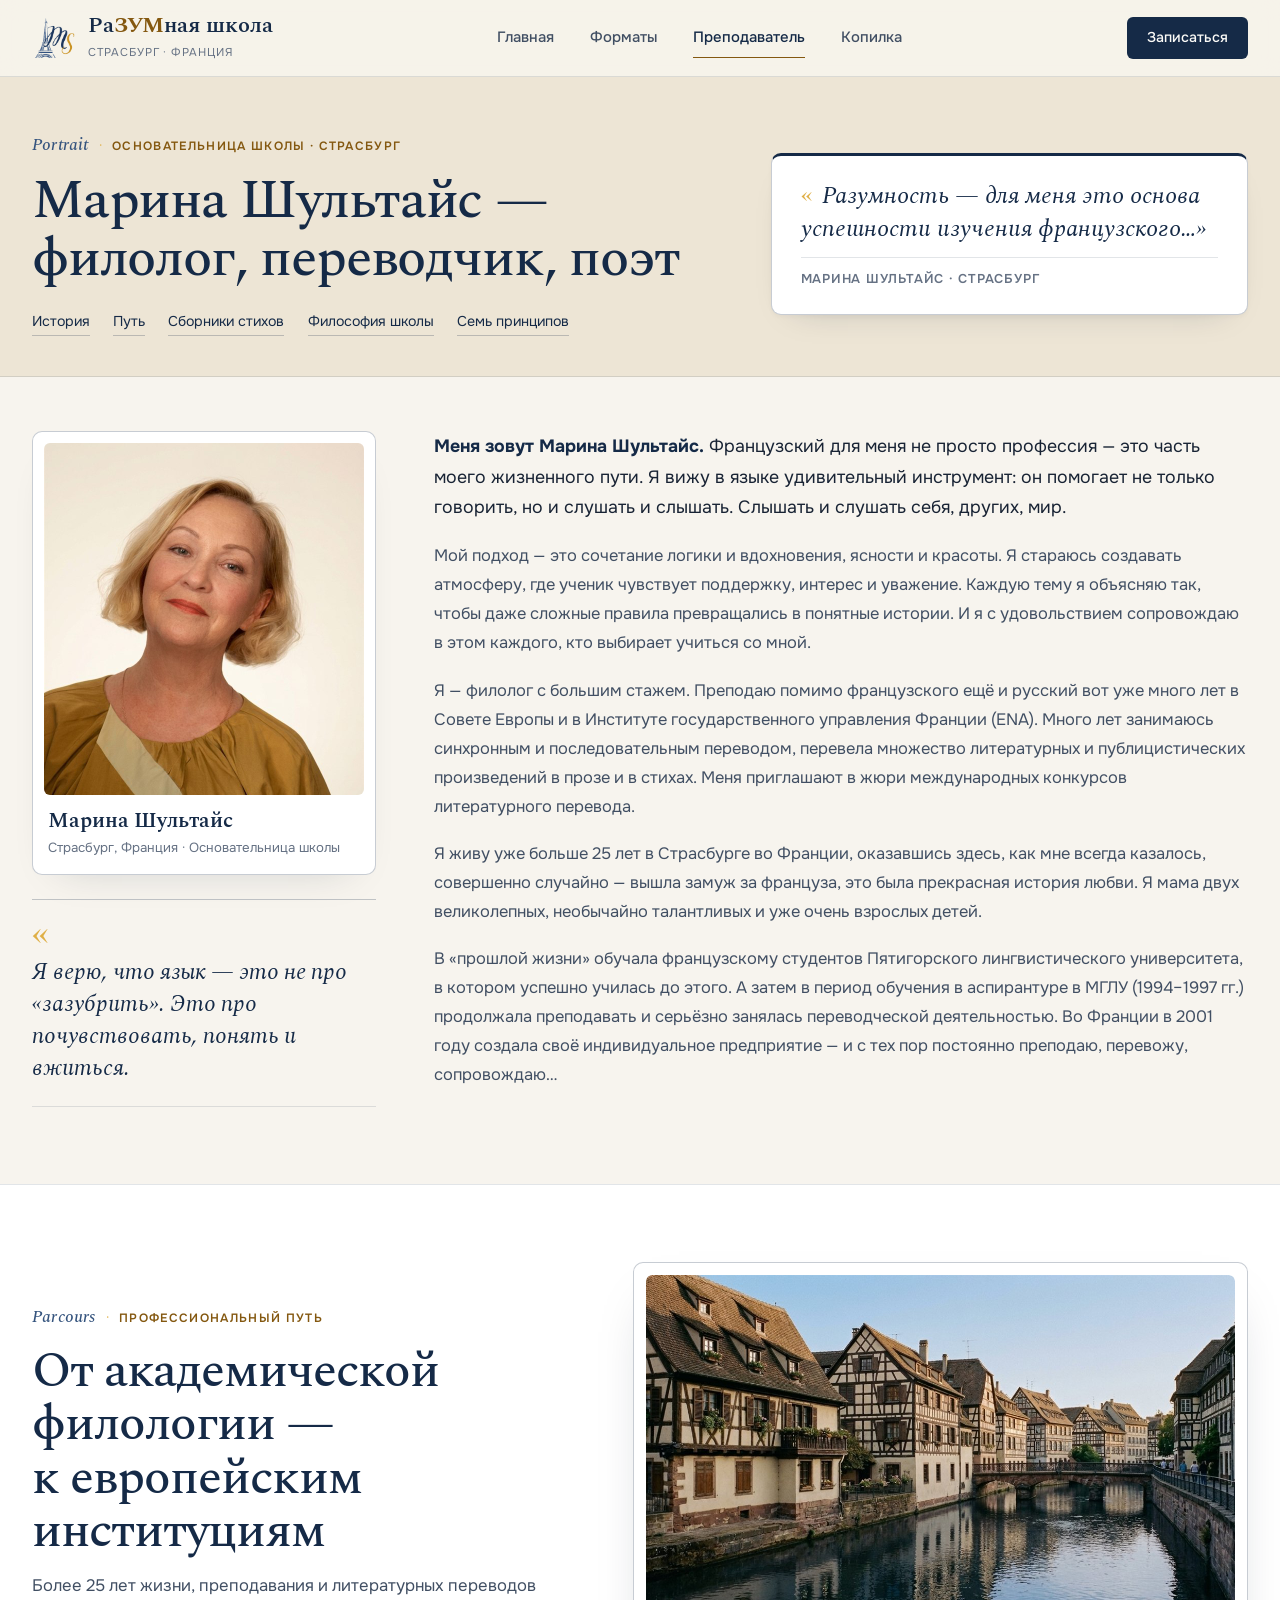
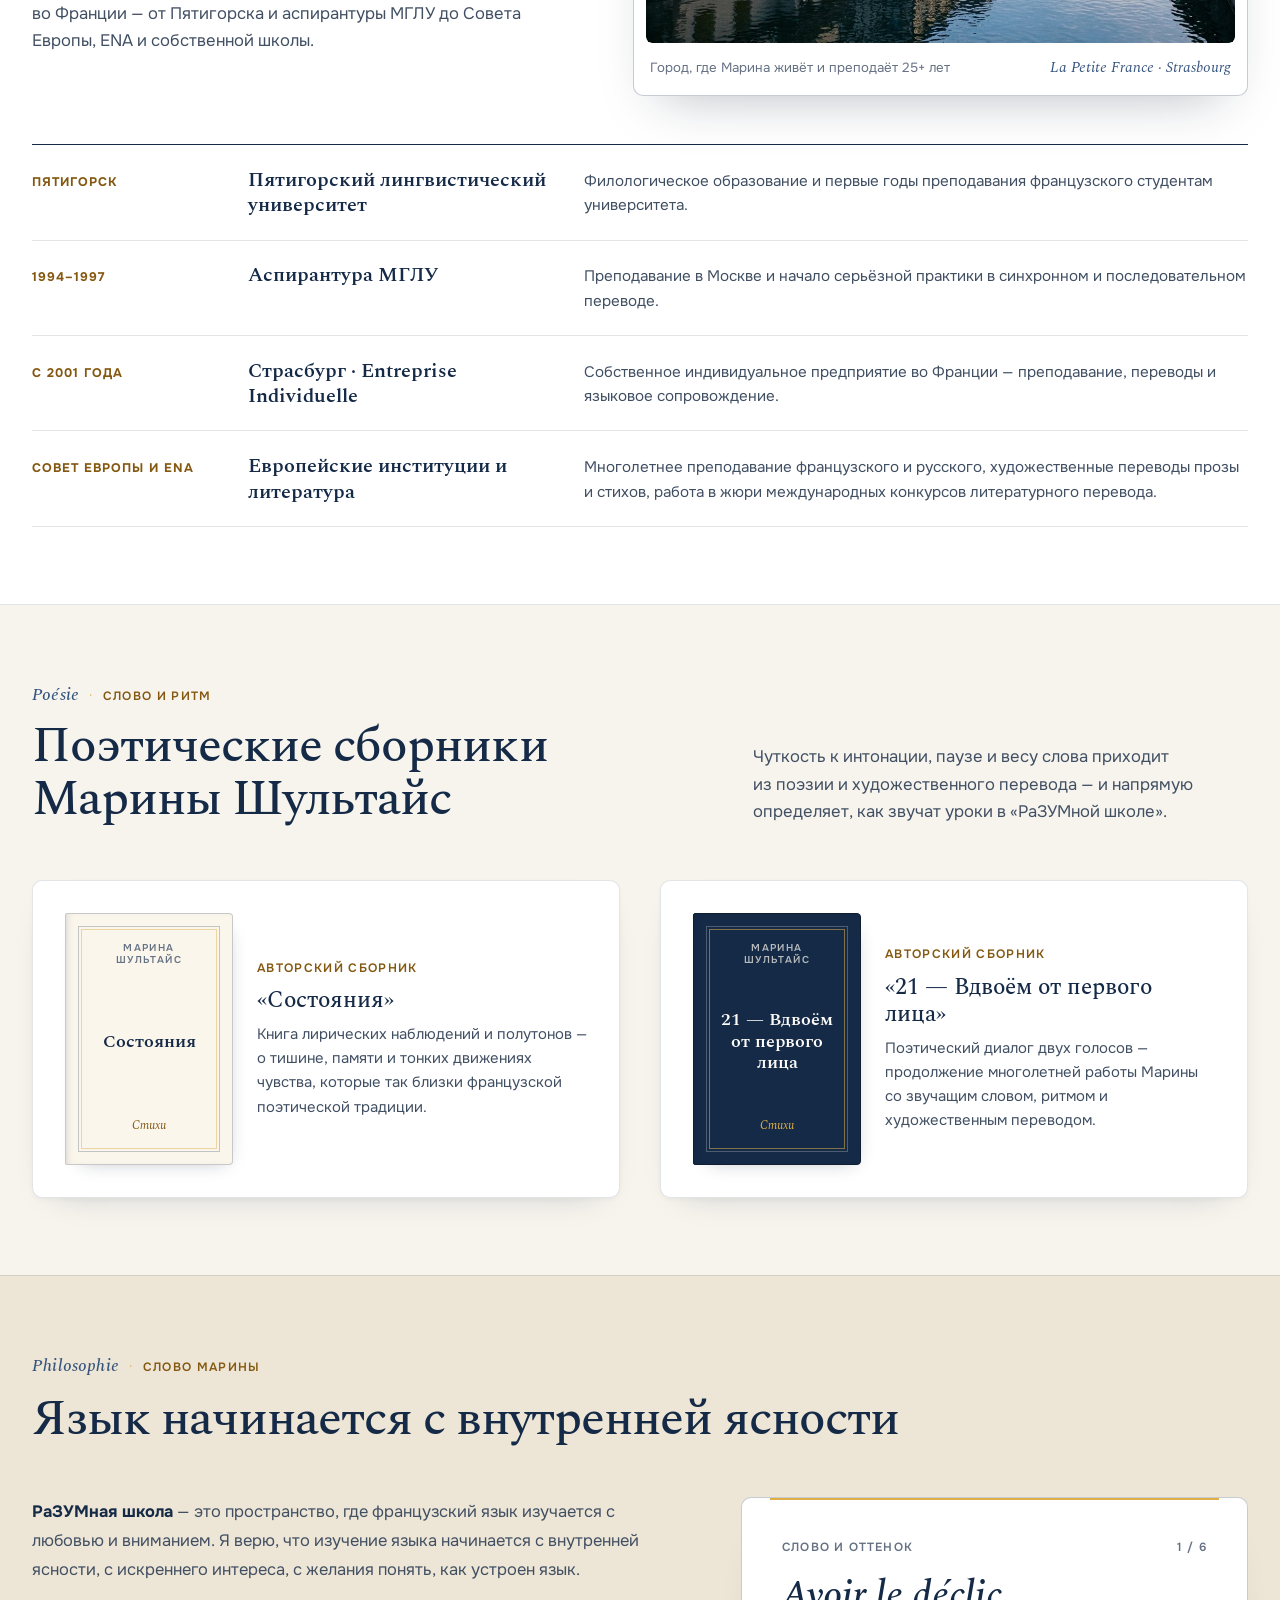
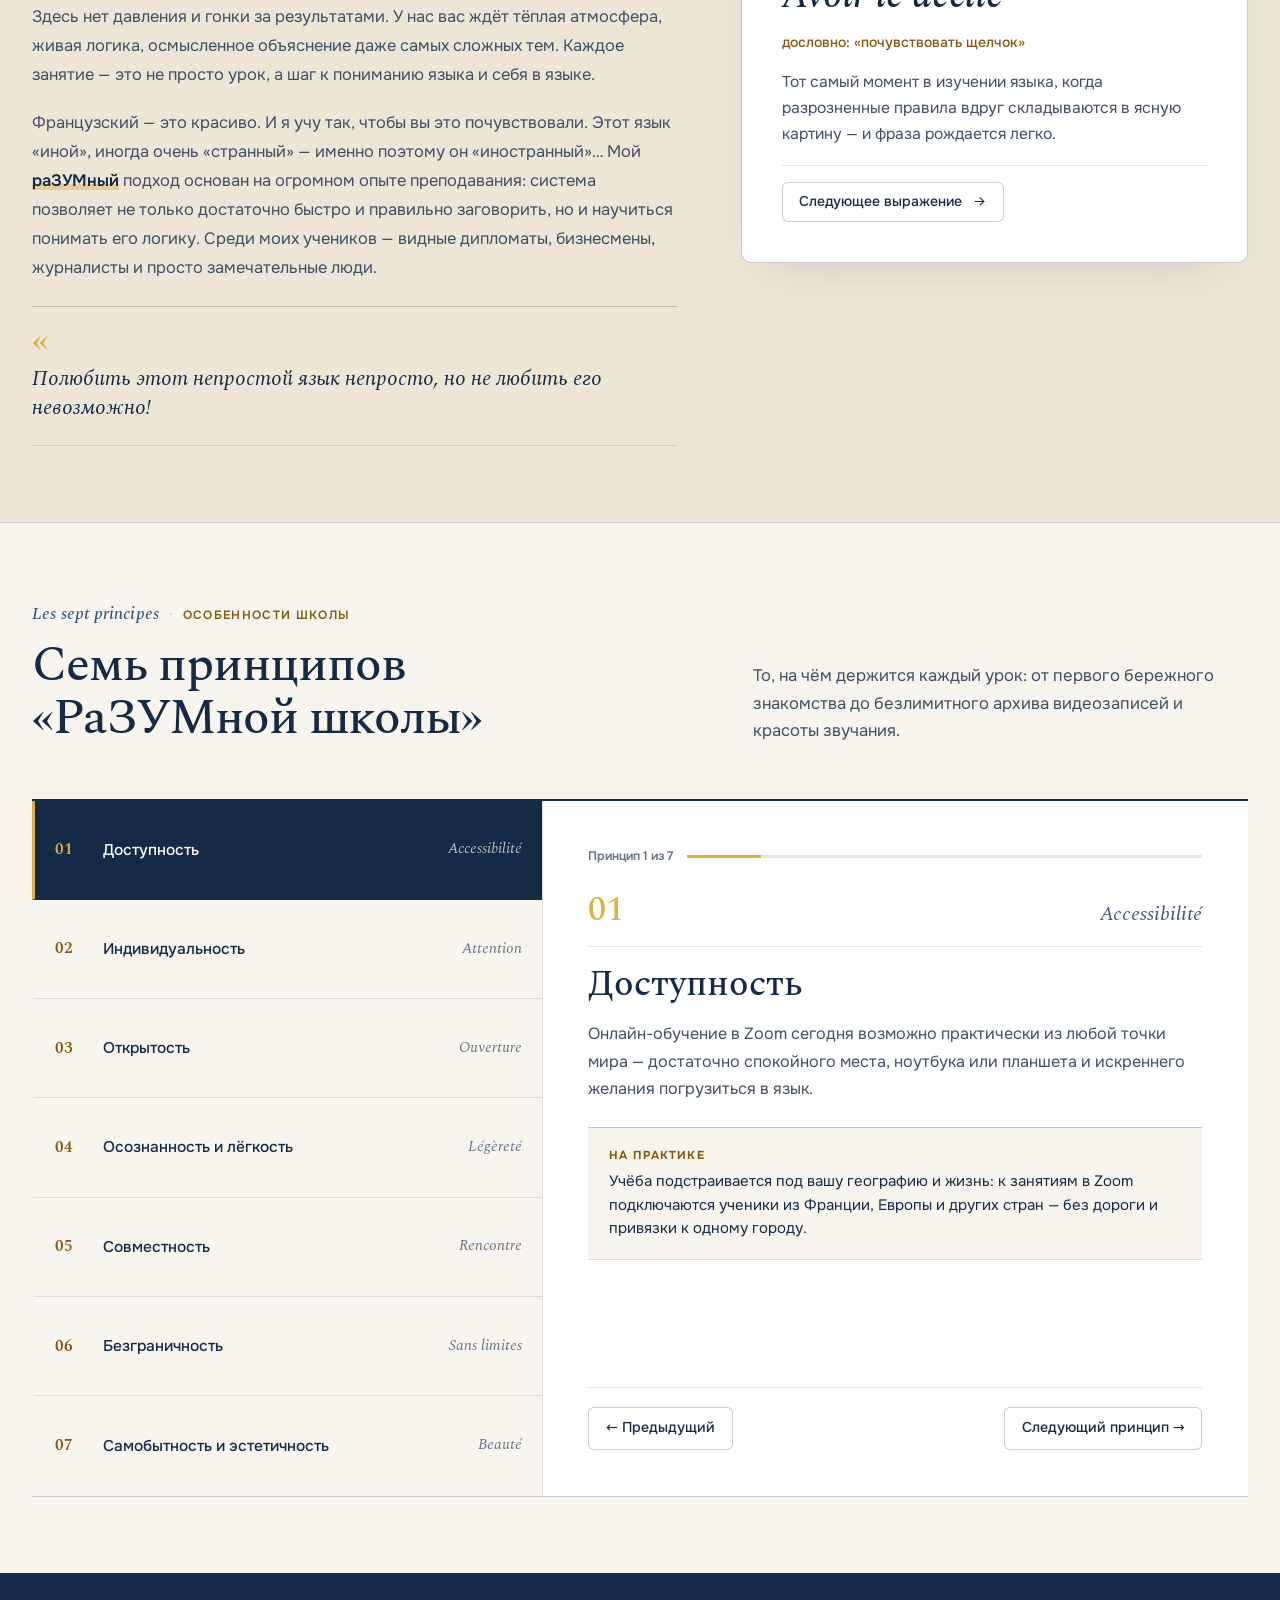
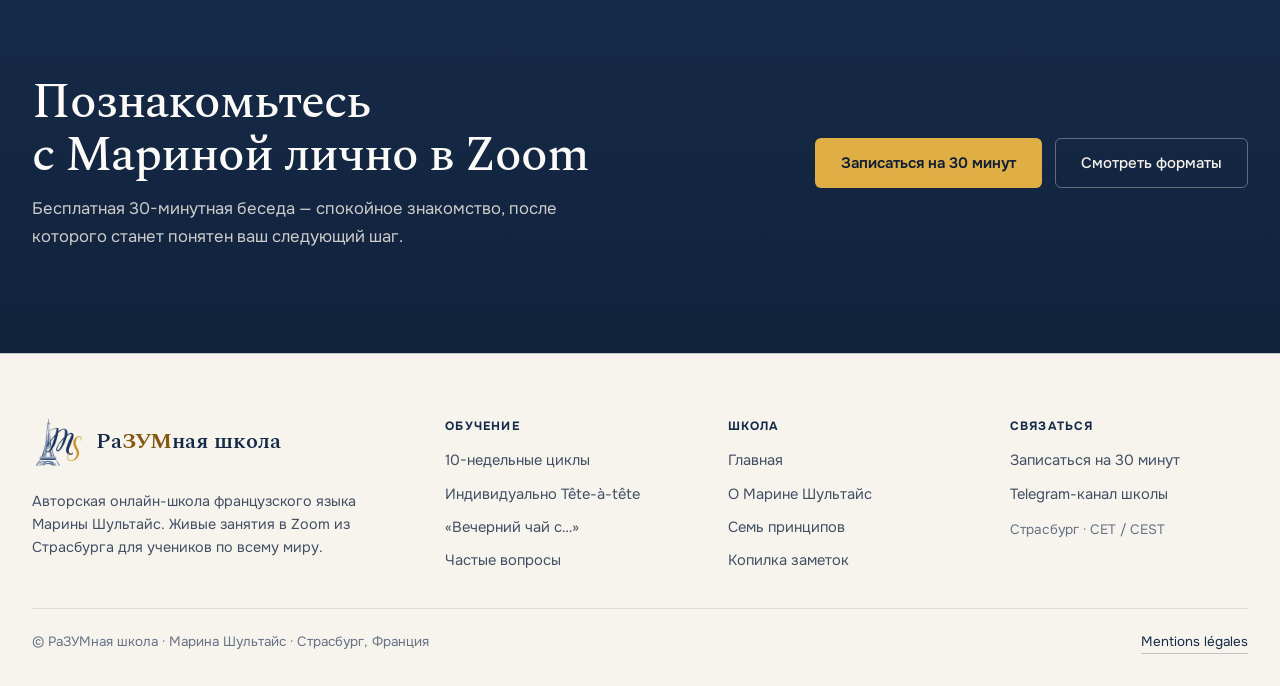
<file: marina.html>
<!DOCTYPE html>
<html lang="ru">
<head>
  <meta charset="utf-8">
  <meta name="viewport" content="width=device-width, initial-scale=1">
  <title>Марина Шультайс — о преподавателе | РаЗУМная школа</title>
  <meta name="description" content="Марина Шультайс: 25+ лет в Страсбурге, преподаватель Совета Европы и ENA, синхронный и литературный переводчик, автор поэтических сборников, индивидуальное предприятие во Франции с 2001 года.">
  <meta name="theme-color" content="#F6F2EA">
  <link rel="icon" type="image/png" href="img/favicon.png?v=29">
  <link rel="stylesheet" href="css/fonts.css?v=27">
  <link rel="stylesheet" href="css/site.css?v=53">
</head>
<body>
  <a class="skip-link" href="#main">Перейти к содержанию</a>

  <header class="site-header">
    <div class="wrap header-row">
      <a class="brand" href="index.html">
        <img class="brand-logo" src="img/logo-ms.png?v=29" alt="" width="46" height="46">
        <span>
          <span class="brand-name">Ра<span class="zum">ЗУМ</span>ная школа</span>
          <span class="brand-sub">Страсбург · Франция</span>
        </span>
      </a>

      <nav class="nav" aria-label="Основная навигация">
        <a href="index.html">Главная</a>
        <a href="programmes.html">Форматы</a>
        <a href="marina.html" aria-current="page">Преподаватель</a>
        <a href="kopilka.html">Копилка</a>
      </nav>

      <div class="header-actions">
        <a class="btn btn-navy header-cta" href="index.html#zapis">Записаться</a>
        <button class="menu-btn" id="menu-toggle" type="button" aria-expanded="false" aria-controls="mobile-drawer" aria-label="Открыть меню">
          <svg class="icon icon-burger" viewBox="0 0 24 24" aria-hidden="true"><line x1="4" y1="7" x2="20" y2="7"/><line x1="4" y1="12" x2="20" y2="12"/><line x1="4" y1="17" x2="20" y2="17"/></svg>
          <svg class="icon icon-close" viewBox="0 0 24 24" aria-hidden="true"><line x1="6" y1="6" x2="18" y2="18"/><line x1="18" y1="6" x2="6" y2="18"/></svg>
        </button>
      </div>
    </div>

    <div class="mobile-drawer" id="mobile-drawer" hidden>
      <div class="wrap mobile-drawer-nav">
        <a href="index.html">Главная</a>
        <a href="programmes.html">Форматы</a>
        <a href="marina.html" aria-current="page">Преподаватель</a>
        <a href="kopilka.html">Копилка</a>
        <a class="btn btn-navy" href="index.html#zapis">Записаться на знакомство</a>
      </div>
    </div>
  </header>

  <main id="main">
    <section class="page-banner page-banner-warm">
      <div class="wrap page-banner-grid grid-safe">
        <div class="page-banner-inner">
          <p class="rubric">
            <span class="rubric-fr">Portrait</span>
            <span class="rubric-sep" aria-hidden="true">·</span>
            <span class="rubric-ru">Основательница школы · Страсбург</span>
          </p>
          <h1 class="page-h1">Марина Шультайс — филолог, переводчик, поэт</h1>
          <div class="banner-jump-row">
            <a href="#biografiya">История</a>
            <a href="#put">Путь</a>
            <a href="#knigi">Сборники стихов</a>
            <a href="#o-shkole">Философия школы</a>
            <a href="#principy">Семь принципов</a>
          </div>
        </div>

        <figure class="banner-quote-card">
          <blockquote>
            Разумность — для меня это основа успешности изучения французского…»
          </blockquote>
          <figcaption>Марина Шультайс · Страсбург</figcaption>
        </figure>
      </div>
    </section>

    <section class="section" id="biografiya">
      <div class="wrap marina-feature grid-safe">
        <aside style="display: grid; gap: 1.5rem;">
          <figure class="marina-portrait-card">
            <img src="img/marina-editorial.jpg?v=41" alt="Марина Шультайс" width="640" height="704">
            <figcaption class="marina-portrait-caption">
              <strong>Марина Шультайс</strong>
              <span>Страсбург, Франция · Основательница школы</span>
            </figcaption>
          </figure>

          <blockquote class="editorial-quote" style="font-size: clamp(1.22rem, 1.8vw, 1.45rem);">
            Я верю, что язык — это не про «зазубрить». Это про почувствовать, понять и вжиться.
          </blockquote>
        </aside>

        <div class="prose prose-drop" data-mobile-more data-expanded="false">
          <div class="prose prose-drop" data-mobile-more-preview>
            <p>
              <strong>Меня зовут Марина Шультайс.</strong> Французский для меня не просто профессия — это часть моего жизненного пути. Я вижу в языке удивительный инструмент: он помогает не только говорить, но и слушать и слышать. Слышать и слушать себя, других, мир.
            </p>
            <p>
              Мой подход — это сочетание логики и вдохновения, ясности и красоты. Я стараюсь создавать атмосферу, где ученик чувствует поддержку, интерес и уважение. Каждую тему я объясняю так, чтобы даже сложные правила превращались в понятные истории. И я с удовольствием сопровождаю в этом каждого, кто выбирает учиться со мной.
            </p>
          </div>
          <div class="prose" data-mobile-more-body>
            <p>
              Я — филолог с большим стажем. Преподаю помимо французского ещё и русский вот уже много лет в Совете Европы и в Институте государственного управления Франции (ENA). Много лет занимаюсь синхронным и последовательным переводом, перевела множество литературных и публицистических произведений в прозе и в стихах. Меня приглашают в жюри международных конкурсов литературного перевода.
            </p>
            <p>
              Я живу уже больше 25 лет в Страсбурге во Франции, оказавшись здесь, как мне всегда казалось, совершенно случайно — вышла замуж за француза, это была прекрасная история любви. Я мама двух великолепных, необычайно талантливых и уже очень взрослых детей.
            </p>
            <p>
              В «прошлой жизни» обучала французскому студентов Пятигорского лингвистического университета, в котором успешно училась до этого. А затем в период обучения в аспирантуре в МГЛУ (1994–1997 гг.) продолжала преподавать и серьёзно занялась переводческой деятельностью. Во Франции в 2001 году создала своё индивидуальное предприятие — и с тех пор постоянно преподаю, перевожу, сопровождаю…
            </p>
          </div>
          <button class="mobile-more-btn" type="button" data-mobile-more-btn aria-expanded="false" data-label-closed="Читать полную биографию" data-label-open="Свернуть биографию">
            <span>Читать полную биографию</span>
            <svg class="icon" viewBox="0 0 24 24" aria-hidden="true"><polyline points="6 9 12 15 18 9"/></svg>
          </button>
        </div>
      </div>
    </section>

    <section class="section section-paper-light" id="put" data-reveal>
      <div class="wrap">
        <div class="career-head grid-safe">
          <div class="career-intro">
            <p class="rubric">
              <span class="rubric-fr">Parcours</span>
              <span class="rubric-sep" aria-hidden="true">·</span>
              <span class="rubric-ru">Профессиональный путь</span>
            </p>
            <h2 class="sec-h2">От академической филологии — к&nbsp;европейским институциям</h2>
            <p class="sec-lead">
              Более 25&nbsp;лет жизни, преподавания и&nbsp;литературных переводов во&nbsp;Франции — от&nbsp;Пятигорска и&nbsp;аспирантуры&nbsp;МГЛУ до Совета Европы, ENA и&nbsp;собственной школы.
            </p>
          </div>

          <figure class="strasbourg-plate">
            <div class="strasbourg-plate-img-wrap">
              <img src="img/strasbourg-golden.jpg?v=41" alt="Страсбург, квартал La Petite France в мягком вечернем свете" width="1280" height="720" loading="lazy">
            </div>
            <figcaption class="strasbourg-caption">
              <span>Город, где Марина живёт и преподаёт 25+&nbsp;лет</span>
              <em>La Petite France · Strasbourg</em>
            </figcaption>
          </figure>
        </div>

        <div data-mobile-more data-expanded="false">
          <button class="mobile-more-btn" type="button" data-mobile-more-btn aria-expanded="false" data-label-closed="Открыть хронологию пути (4 этапа)" data-label-open="Свернуть хронологию" style="margin-bottom: 1rem;">
            <span>Открыть хронологию пути (4 этапа)</span>
            <svg class="icon" viewBox="0 0 24 24" aria-hidden="true"><polyline points="6 9 12 15 18 9"/></svg>
          </button>
          <ol class="career-ledger">
            <li class="ledger-row">
              <span class="ledger-year">Пятигорск</span>
              <h3>Пятигорский лингвистический университет</h3>
              <p>Филологическое образование и первые годы преподавания французского студентам университета.</p>
            </li>
            <li class="ledger-row">
              <span class="ledger-year">1994–1997</span>
              <h3>Аспирантура МГЛУ</h3>
              <p>Преподавание в Москве и начало серьёзной практики в синхронном и последовательном переводе.</p>
            </li>
            <li class="ledger-row">
              <span class="ledger-year">С 2001 года</span>
              <h3>Страсбург · Entreprise Individuelle</h3>
              <p>Собственное индивидуальное предприятие во Франции — преподавание, переводы и языковое сопровождение.</p>
            </li>
            <li class="ledger-row">
              <span class="ledger-year">Совет Европы и ENA</span>
              <h3>Европейские институции и литература</h3>
              <p>Многолетнее преподавание французского и русского, художественные переводы прозы и стихов, работа в жюри международных конкурсов литературного перевода.</p>
            </li>
          </ol>
        </div>
      </div>
    </section>

    <!-- Поэтические сборники — книжная витрина -->
    <section class="section" id="knigi" data-reveal>
      <div class="wrap">
        <div class="sec-head-split">
          <div>
            <p class="rubric">
              <span class="rubric-fr">Poésie</span>
              <span class="rubric-sep" aria-hidden="true">·</span>
              <span class="rubric-ru">Слово и ритм</span>
            </p>
            <h2 class="sec-h2" style="margin-top: 0.65rem;">Поэтические сборники Марины Шультайс</h2>
          </div>
          <p class="sec-lead">
            Чуткость к&nbsp;интонации, паузе и&nbsp;весу слова приходит из&nbsp;поэзии и&nbsp;художественного перевода — и&nbsp;напрямую определяет, как звучат уроки в&nbsp;«РаЗУМной школе».
          </p>
        </div>

        <div class="books-showcase">
          <article class="poem-book">
            <div class="book-cover" aria-hidden="true">
              <div class="book-cover-inner">
                <span class="book-author">Марина Шультайс</span>
                <span class="book-title">Состояния</span>
                <span class="book-imprint">Стихи</span>
              </div>
            </div>
            <div class="book-info">
              <span class="eyebrow">Авторский сборник</span>
              <h3>«Состояния»</h3>
              <p>Книга лирических наблюдений и полутонов — о тишине, памяти и тонких движениях чувства, которые так близки французской поэтической традиции.</p>
            </div>
          </article>

          <article class="poem-book">
            <div class="book-cover book-cover-dark" aria-hidden="true">
              <div class="book-cover-inner">
                <span class="book-author">Марина Шультайс</span>
                <span class="book-title">21 — Вдвоём от&nbsp;первого лица</span>
                <span class="book-imprint">Стихи</span>
              </div>
            </div>
            <div class="book-info">
              <span class="eyebrow">Авторский сборник</span>
              <h3>«21 — Вдвоём от первого лица»</h3>
              <p>Поэтический диалог двух голосов — продолжение многолетней работы Марины со звучащим словом, ритмом и художественным переводом.</p>
            </div>
          </article>
        </div>
      </div>
    </section>

    <!-- Философия школы (100% авторский голос Марины) -->
    <section class="section section-warm" id="o-shkole" data-reveal>
      <div class="wrap">
        <div class="sec-head">
          <p class="rubric">
            <span class="rubric-fr">Philosophie</span>
            <span class="rubric-sep" aria-hidden="true">·</span>
            <span class="rubric-ru">Слово Марины</span>
          </p>
          <h2 class="sec-h2">Язык начинается с&nbsp;внутренней ясности</h2>
        </div>

        <div class="philosophy-layout grid-safe">
          <div class="prose" data-mobile-more data-expanded="false">
            <div class="prose" data-mobile-more-preview>
              <p>
                <strong>РаЗУМная школа</strong> — это пространство, где французский язык изучается с любовью и вниманием. Я верю, что изучение языка начинается с внутренней ясности, с искреннего интереса, с желания понять, как устроен язык.
              </p>
            </div>
            <div class="prose" data-mobile-more-body>
              <p>
                Здесь нет давления и гонки за результатами. У нас вас ждёт тёплая атмосфера, живая логика, осмысленное объяснение даже самых сложных тем. Каждое занятие — это не просто урок, а шаг к пониманию языка и себя в языке.
              </p>
              <p>
                Французский — это красиво. И я учу так, чтобы вы это почувствовали. Этот язык «иной», иногда очень «странный» — именно поэтому он «иностранный»… Мой <span class="zum-mark">раЗУМный</span> подход основан на огромном опыте преподавания: система позволяет не только достаточно быстро и правильно заговорить, но и научиться понимать его логику. Среди моих учеников — видные дипломаты, бизнесмены, журналисты и просто замечательные люди.
              </p>
            </div>
            <button class="mobile-more-btn" type="button" data-mobile-more-btn aria-expanded="false" data-label-closed="Читать философию полностью" data-label-open="Свернуть текст">
              <span>Читать философию полностью</span>
              <svg class="icon" viewBox="0 0 24 24" aria-hidden="true"><polyline points="6 9 12 15 18 9"/></svg>
            </button>
            <blockquote class="editorial-quote" style="font-size: 1.32rem; margin-top: 0.4rem;">
              Полюбить этот непростой язык непросто, но не любить его невозможно!
            </blockquote>
          </div>

          <aside class="nuance-card nuance-panel" aria-live="polite">
            <div class="nuance-top">
              <span>Слово и оттенок</span>
              <span id="nuance-counter">1 / 6</span>
            </div>
            <p class="nuance-phrase" id="nuance-phrase">Avoir le déclic</p>
            <p class="nuance-lit" id="nuance-lit">дословно: «почувствовать щелчок»</p>
            <p class="nuance-note" id="nuance-note">Тот самый момент в изучении языка, когда разрозненные правила вдруг складываются в ясную картину — и фраза рождается легко.</p>
            <div class="nuance-foot">
              <button class="btn btn-outline" id="nuance-next-btn" type="button" style="min-height: 2.5rem; padding: 0.45rem 1rem; font-size: 0.88rem; background: var(--surface);">
                <span>Следующее выражение</span>
                <svg class="icon" viewBox="0 0 24 24" aria-hidden="true"><path d="M5 12h14"/><path d="M13 6l6 6-6 6"/></svg>
              </button>
            </div>
          </aside>
        </div>
      </div>
    </section>

    <!-- Семь принципов -->
    <section class="section" id="principy" data-reveal>
      <div class="wrap">
        <div class="sec-head-split">
          <div>
            <p class="rubric">
              <span class="rubric-fr">Les sept principes</span>
              <span class="rubric-sep" aria-hidden="true">·</span>
              <span class="rubric-ru">Особенности школы</span>
            </p>
            <h2 class="sec-h2" style="margin-top: 0.65rem;">Семь принципов «РаЗУМной школы»</h2>
          </div>
          <p class="sec-lead">
            То, на чём держится каждый урок: от первого бережного знакомства до безлимитного архива видеозаписей и красоты звучания.
          </p>
        </div>

        <div class="principles-grid grid-safe">
          <div class="p-list" role="tablist" aria-label="Семь принципов обучения">
            <button class="p-tab" type="button" role="tab" aria-selected="true">
              <span class="p-tab-num">01</span>
              <span class="p-tab-name">Доступность</span>
              <span class="p-tab-fr">Accessibilité</span>
            </button>
            <button class="p-tab" type="button" role="tab" aria-selected="false">
              <span class="p-tab-num">02</span>
              <span class="p-tab-name">Индивидуальность</span>
              <span class="p-tab-fr">Attention</span>
            </button>
            <button class="p-tab" type="button" role="tab" aria-selected="false">
              <span class="p-tab-num">03</span>
              <span class="p-tab-name">Открытость</span>
              <span class="p-tab-fr">Ouverture</span>
            </button>
            <button class="p-tab" type="button" role="tab" aria-selected="false">
              <span class="p-tab-num">04</span>
              <span class="p-tab-name">Осознанность и лёгкость</span>
              <span class="p-tab-fr">Légèreté</span>
            </button>
            <button class="p-tab" type="button" role="tab" aria-selected="false">
              <span class="p-tab-num">05</span>
              <span class="p-tab-name">Совместность</span>
              <span class="p-tab-fr">Rencontre</span>
            </button>
            <button class="p-tab" type="button" role="tab" aria-selected="false">
              <span class="p-tab-num">06</span>
              <span class="p-tab-name">Безграничность</span>
              <span class="p-tab-fr">Sans limites</span>
            </button>
            <button class="p-tab" type="button" role="tab" aria-selected="false">
              <span class="p-tab-num">07</span>
              <span class="p-tab-name">Самобытность и эстетичность</span>
              <span class="p-tab-fr">Beauté</span>
            </button>
          </div>

          <div class="p-stage" role="tabpanel" aria-live="polite">
            <div class="p-progress-meta">
              <span class="p-progress-count" id="p-progress-count">Принцип 1 из 7</span>
              <div class="p-progress-track" aria-hidden="true">
                <div class="p-progress-bar" id="p-progress-bar"></div>
              </div>
            </div>

            <div class="p-stage-fade" id="p-stage-fade" style="display: grid; gap: 1.5rem;">
              <div>
                <div class="p-stage-top">
                  <span class="p-stage-num" id="p-stage-num">01</span>
                  <span class="p-stage-fr" id="p-stage-fr">Accessibilité</span>
                </div>
                <h3 class="p-stage-title" id="p-stage-title">Доступность</h3>
                <div class="p-stage-body" id="p-stage-body"></div>
              </div>

              <div class="p-practice">
                <span>На практике</span>
                <p id="p-practice-text"></p>
              </div>
            </div>

            <div class="p-pager">
              <button class="p-pager-btn" id="p-prev" type="button">← Предыдущий</button>
              <button class="p-pager-btn" id="p-next" type="button">Следующий принцип →</button>
            </div>
          </div>
        </div>

        <div class="principles-mobile" id="principles-mobile-list"></div>
      </div>
    </section>

    <section class="section-navy">
      <div class="wrap" style="display: flex; flex-wrap: wrap; align-items: center; justify-content: space-between; gap: 1.5rem 2.5rem;">
        <div style="max-width: 38rem;">
          <h2 class="sec-h2">Познакомьтесь с&nbsp;Мариной лично в&nbsp;Zoom</h2>
          <p class="sec-lead" style="margin-top: 0.85rem;">Бесплатная 30-минутная беседа — спокойное знакомство, после которого станет понятен ваш следующий шаг.</p>
        </div>
        <div style="display: flex; flex-wrap: wrap; gap: 0.85rem;">
          <a class="btn btn-sun" href="index.html#zapis">Записаться на 30 минут</a>
          <a class="btn btn-outline-light" href="programmes.html">Смотреть форматы</a>
        </div>
      </div>
    </section>
  </main>

  <footer class="site-footer">
    <div class="wrap">
      <div class="footer-grid">
        <div>
          <a class="brand" href="index.html">
            <img class="brand-logo" src="img/logo-ms.png?v=40" alt="" width="40" height="40">
            <span class="brand-name">Ра<span class="zum">ЗУМ</span>ная школа</span>
          </a>
          <p class="footer-brand-desc">
            Авторская онлайн-школа французского языка Марины Шультайс. Живые занятия в&nbsp;Zoom из Страсбурга для учеников по всему миру.
          </p>
        </div>
        <div>
          <p class="footer-title">Обучение</p>
          <ul class="footer-links">
            <li><a href="programmes.html#cicly">10-недельные циклы</a></li>
            <li><a href="programmes.html#tete">Индивидуально Tête-à-tête</a></li>
            <li><a href="programmes.html#tea">«Вечерний чай с…»</a></li>
            <li><a href="programmes.html#faq">Частые вопросы</a></li>
          </ul>
        </div>
        <div>
          <p class="footer-title">Школа</p>
          <ul class="footer-links">
            <li><a href="index.html">Главная</a></li>
            <li><a href="marina.html">О Марине Шультайс</a></li>
            <li><a href="marina.html#principy">Семь принципов</a></li>
            <li><a href="kopilka.html">Копилка заметок</a></li>
          </ul>
        </div>
        <div>
          <p class="footer-title">Связаться</p>
          <ul class="footer-links">
            <li><a href="index.html#zapis">Записаться на 30 минут</a></li>
            <li><button class="footer-link-btn" type="button" data-channel-btn>Telegram-канал школы</button></li>
            <li class="footer-meta-line">Страсбург · CET / CEST</li>
          </ul>
        </div>
      </div>
      <div class="footer-bottom">
        <span>© РаЗУМная школа · Марина Шультайс · Страсбург, Франция</span>
        <a href="mentions.html">Mentions légales</a>
      </div>
    </div>
  </footer>

  <div class="modal-backdrop" id="demo-contact-modal" role="dialog" aria-modal="true" aria-labelledby="demo-modal-title" hidden>
    <div class="modal-dialog">
      <div class="modal-head">
        <h3 id="demo-modal-title">Telegram-канал «РаЗУМной школы»</h3>
        <button class="modal-close" type="button" data-close-modal aria-label="Закрыть">
          <svg class="icon" viewBox="0 0 24 24" aria-hidden="true"><line x1="6" y1="6" x2="18" y2="18"/><line x1="18" y1="6" x2="6" y2="18"/></svg>
        </button>
      </div>
      <div class="modal-body">
        <p id="demo-modal-desc" style="color: var(--ink-2);"></p>
        <p id="demo-modal-message" hidden></p>
        <div class="modal-actions">
          <button class="btn btn-navy" id="demo-copy-btn" type="button" hidden>Скопировать</button>
          <button class="btn btn-outline" type="button" data-close-modal>Закрыть</button>
          <span class="copy-feedback" id="demo-copy-feedback" aria-live="polite"></span>
        </div>
      </div>
    </div>
  </div>

  <script src="js/site.js?v=49" defer></script>
</body>
</html>
</file>
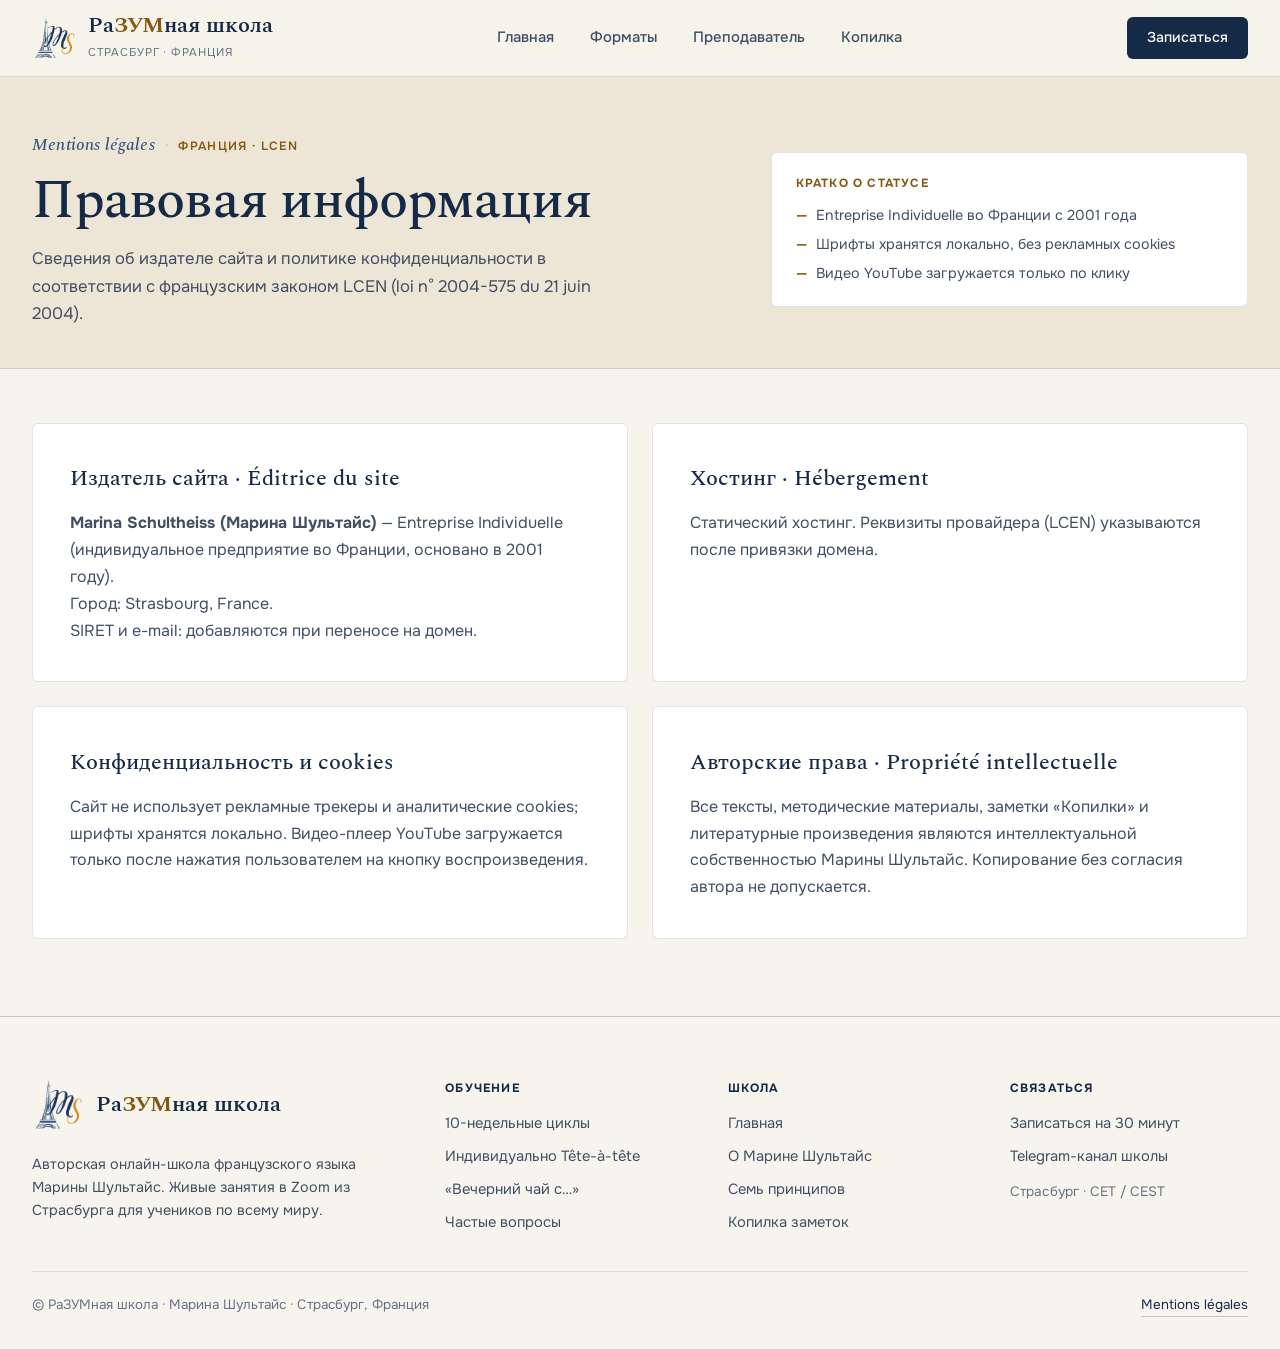
<file: mentions.html>
<!DOCTYPE html>
<html lang="ru">
<head>
  <meta charset="utf-8">
  <meta name="viewport" content="width=device-width, initial-scale=1">
  <title>Правовая информация · Mentions légales | РаЗУМная школа</title>
  <meta name="description" content="Правовая информация и Mentions légales сайта «РаЗУМная школа» Марины Шультайс (Страсбург, Франция).">
  <meta name="theme-color" content="#F6F2EA">
  <link rel="icon" type="image/png" href="img/favicon.png?v=29">
  <link rel="stylesheet" href="css/fonts.css?v=20">
  <link rel="stylesheet" href="css/site.css?v=53">
</head>
<body>
  <a class="skip-link" href="#main">Перейти к содержанию</a>

  <header class="site-header">
    <div class="wrap header-row">
      <a class="brand" href="index.html">
        <img class="brand-logo" src="img/logo-ms.png?v=29" alt="" width="46" height="46">
        <span>
          <span class="brand-name">Ра<span class="zum">ЗУМ</span>ная школа</span>
          <span class="brand-sub">Страсбург · Франция</span>
        </span>
      </a>

      <nav class="nav" aria-label="Основная навигация">
        <a href="index.html">Главная</a>
        <a href="programmes.html">Форматы</a>
        <a href="marina.html">Преподаватель</a>
        <a href="kopilka.html">Копилка</a>
      </nav>

      <div class="header-actions">
        <a class="btn btn-navy header-cta" href="index.html#zapis">Записаться</a>
        <button class="menu-btn" id="menu-toggle" type="button" aria-expanded="false" aria-controls="mobile-drawer" aria-label="Открыть меню">
          <svg class="icon icon-burger" viewBox="0 0 24 24" aria-hidden="true"><line x1="4" y1="7" x2="20" y2="7"/><line x1="4" y1="12" x2="20" y2="12"/><line x1="4" y1="17" x2="20" y2="17"/></svg>
          <svg class="icon icon-close" viewBox="0 0 24 24" aria-hidden="true"><line x1="6" y1="6" x2="18" y2="18"/><line x1="18" y1="6" x2="6" y2="18"/></svg>
        </button>
      </div>
    </div>

    <div class="mobile-drawer" id="mobile-drawer" hidden>
      <div class="wrap mobile-drawer-nav">
        <a href="index.html">Главная</a>
        <a href="programmes.html">Форматы</a>
        <a href="marina.html">Преподаватель</a>
        <a href="kopilka.html">Копилка</a>
        <a class="btn btn-navy" href="index.html#zapis">Записаться на знакомство</a>
      </div>
    </div>
  </header>

  <main id="main">
    <section class="page-banner page-banner-warm">
      <div class="wrap page-banner-grid grid-safe">
        <div class="page-banner-inner">
          <p class="rubric">
            <span class="rubric-fr">Mentions légales</span>
            <span class="rubric-sep" aria-hidden="true">·</span>
            <span class="rubric-ru">Франция · LCEN</span>
          </p>
          <h1 class="page-h1">Правовая информация</h1>
          <p class="sec-lead">
            Сведения об издателе сайта и политике конфиденциальности в соответствии с французским законом LCEN (loi n°&nbsp;2004-575 du 21 juin 2004).
          </p>
        </div>

        <aside class="banner-aside">
          <span class="banner-aside-title">Кратко о статусе</span>
          <ul class="banner-aside-list">
            <li>Entreprise Individuelle во Франции с 2001 года</li>
            <li>Шрифты хранятся локально, без рекламных cookies</li>
            <li>Видео YouTube загружается только по клику</li>
          </ul>
        </aside>
      </div>
    </section>

    <section class="section">
      <div class="wrap legal-grid">
        <article class="surface-box">
          <h2 style="font-family: var(--serif); font-size: 1.4rem; font-weight: 500; color: var(--navy); margin-bottom: 0.75rem;">Издатель сайта · Éditrice du site</h2>
          <p style="color: var(--ink-2); line-height: 1.68;">
            <strong>Marina Schultheiss (Марина Шультайс)</strong> — Entreprise Individuelle (индивидуальное предприятие во Франции, основано в 2001 году).<br>
            Город: Strasbourg, France.<br>
            SIRET и e-mail: добавляются при переносе на домен.
          </p>
        </article>

        <article class="surface-box">
          <h2 style="font-family: var(--serif); font-size: 1.4rem; font-weight: 500; color: var(--navy); margin-bottom: 0.75rem;">Хостинг · Hébergement</h2>
          <p style="color: var(--ink-2); line-height: 1.68;">
            Статический хостинг. Реквизиты провайдера (LCEN) указываются после привязки домена.
          </p>
        </article>

        <article class="surface-box">
          <h2 style="font-family: var(--serif); font-size: 1.4rem; font-weight: 500; color: var(--navy); margin-bottom: 0.75rem;">Конфиденциальность и cookies</h2>
          <p style="color: var(--ink-2); line-height: 1.68;">
            Сайт не использует рекламные трекеры и аналитические cookies; шрифты хранятся локально. Видео-плеер YouTube загружается только после нажатия пользователем на кнопку воспроизведения.
          </p>
        </article>

        <article class="surface-box">
          <h2 style="font-family: var(--serif); font-size: 1.4rem; font-weight: 500; color: var(--navy); margin-bottom: 0.75rem;">Авторские права · Propriété intellectuelle</h2>
          <p style="color: var(--ink-2); line-height: 1.68;">
            Все тексты, методические материалы, заметки «Копилки» и литературные произведения являются интеллектуальной собственностью Марины Шультайс. Копирование без согласия автора не допускается.
          </p>
        </article>
      </div>
    </section>
  </main>

  <footer class="site-footer">
    <div class="wrap">
      <div class="footer-grid">
        <div>
          <a class="brand" href="index.html">
            <img class="brand-logo" src="img/logo-ms.png?v=40" alt="" width="40" height="40">
            <span class="brand-name">Ра<span class="zum">ЗУМ</span>ная школа</span>
          </a>
          <p class="footer-brand-desc">
            Авторская онлайн-школа французского языка Марины Шультайс. Живые занятия в&nbsp;Zoom из Страсбурга для учеников по всему миру.
          </p>
        </div>
        <div>
          <p class="footer-title">Обучение</p>
          <ul class="footer-links">
            <li><a href="programmes.html#cicly">10-недельные циклы</a></li>
            <li><a href="programmes.html#tete">Индивидуально Tête-à-tête</a></li>
            <li><a href="programmes.html#tea">«Вечерний чай с…»</a></li>
            <li><a href="programmes.html#faq">Частые вопросы</a></li>
          </ul>
        </div>
        <div>
          <p class="footer-title">Школа</p>
          <ul class="footer-links">
            <li><a href="index.html">Главная</a></li>
            <li><a href="marina.html">О Марине Шультайс</a></li>
            <li><a href="marina.html#principy">Семь принципов</a></li>
            <li><a href="kopilka.html">Копилка заметок</a></li>
          </ul>
        </div>
        <div>
          <p class="footer-title">Связаться</p>
          <ul class="footer-links">
            <li><a href="index.html#zapis">Записаться на 30 минут</a></li>
            <li><button class="footer-link-btn" type="button" data-channel-btn>Telegram-канал школы</button></li>
            <li class="footer-meta-line">Страсбург · CET / CEST</li>
          </ul>
        </div>
      </div>
      <div class="footer-bottom">
        <span>© РаЗУМная школа · Марина Шультайс · Страсбург, Франция</span>
        <a href="mentions.html">Mentions légales</a>
      </div>
    </div>
  </footer>

  <div class="modal-backdrop" id="demo-contact-modal" role="dialog" aria-modal="true" aria-labelledby="demo-modal-title" hidden>
    <div class="modal-dialog">
      <div class="modal-head">
        <h3 id="demo-modal-title">Telegram-канал «РаЗУМной школы»</h3>
        <button class="modal-close" type="button" data-close-modal aria-label="Закрыть">
          <svg class="icon" viewBox="0 0 24 24" aria-hidden="true"><line x1="6" y1="6" x2="18" y2="18"/><line x1="18" y1="6" x2="6" y2="18"/></svg>
        </button>
      </div>
      <div class="modal-body">
        <p id="demo-modal-desc" style="color: var(--ink-2);"></p>
        <p id="demo-modal-message" hidden></p>
        <div class="modal-actions">
          <button class="btn btn-navy" id="demo-copy-btn" type="button" hidden>Скопировать</button>
          <button class="btn btn-outline" type="button" data-close-modal>Закрыть</button>
          <span class="copy-feedback" id="demo-copy-feedback" aria-live="polite"></span>
        </div>
      </div>
    </div>
  </div>

  <script src="js/site.js?v=49" defer></script>
</body>
</html>
</file>
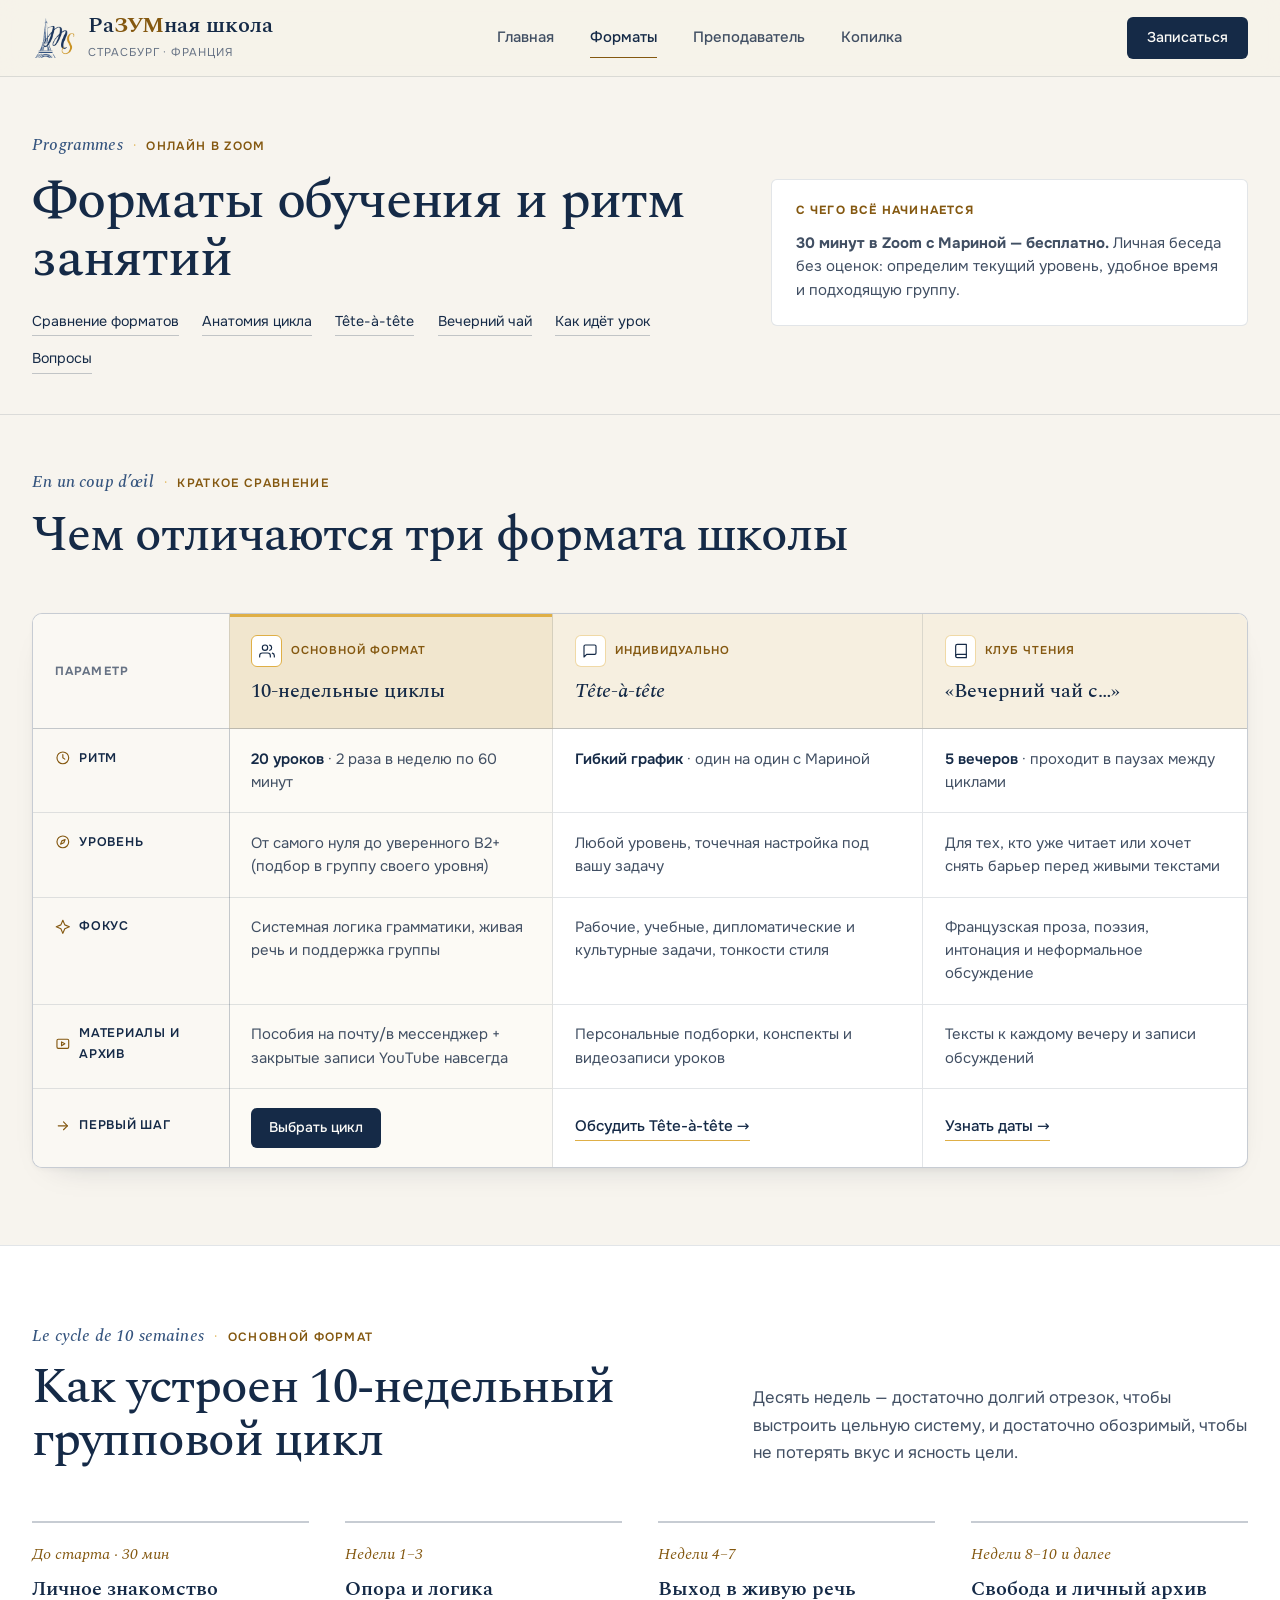
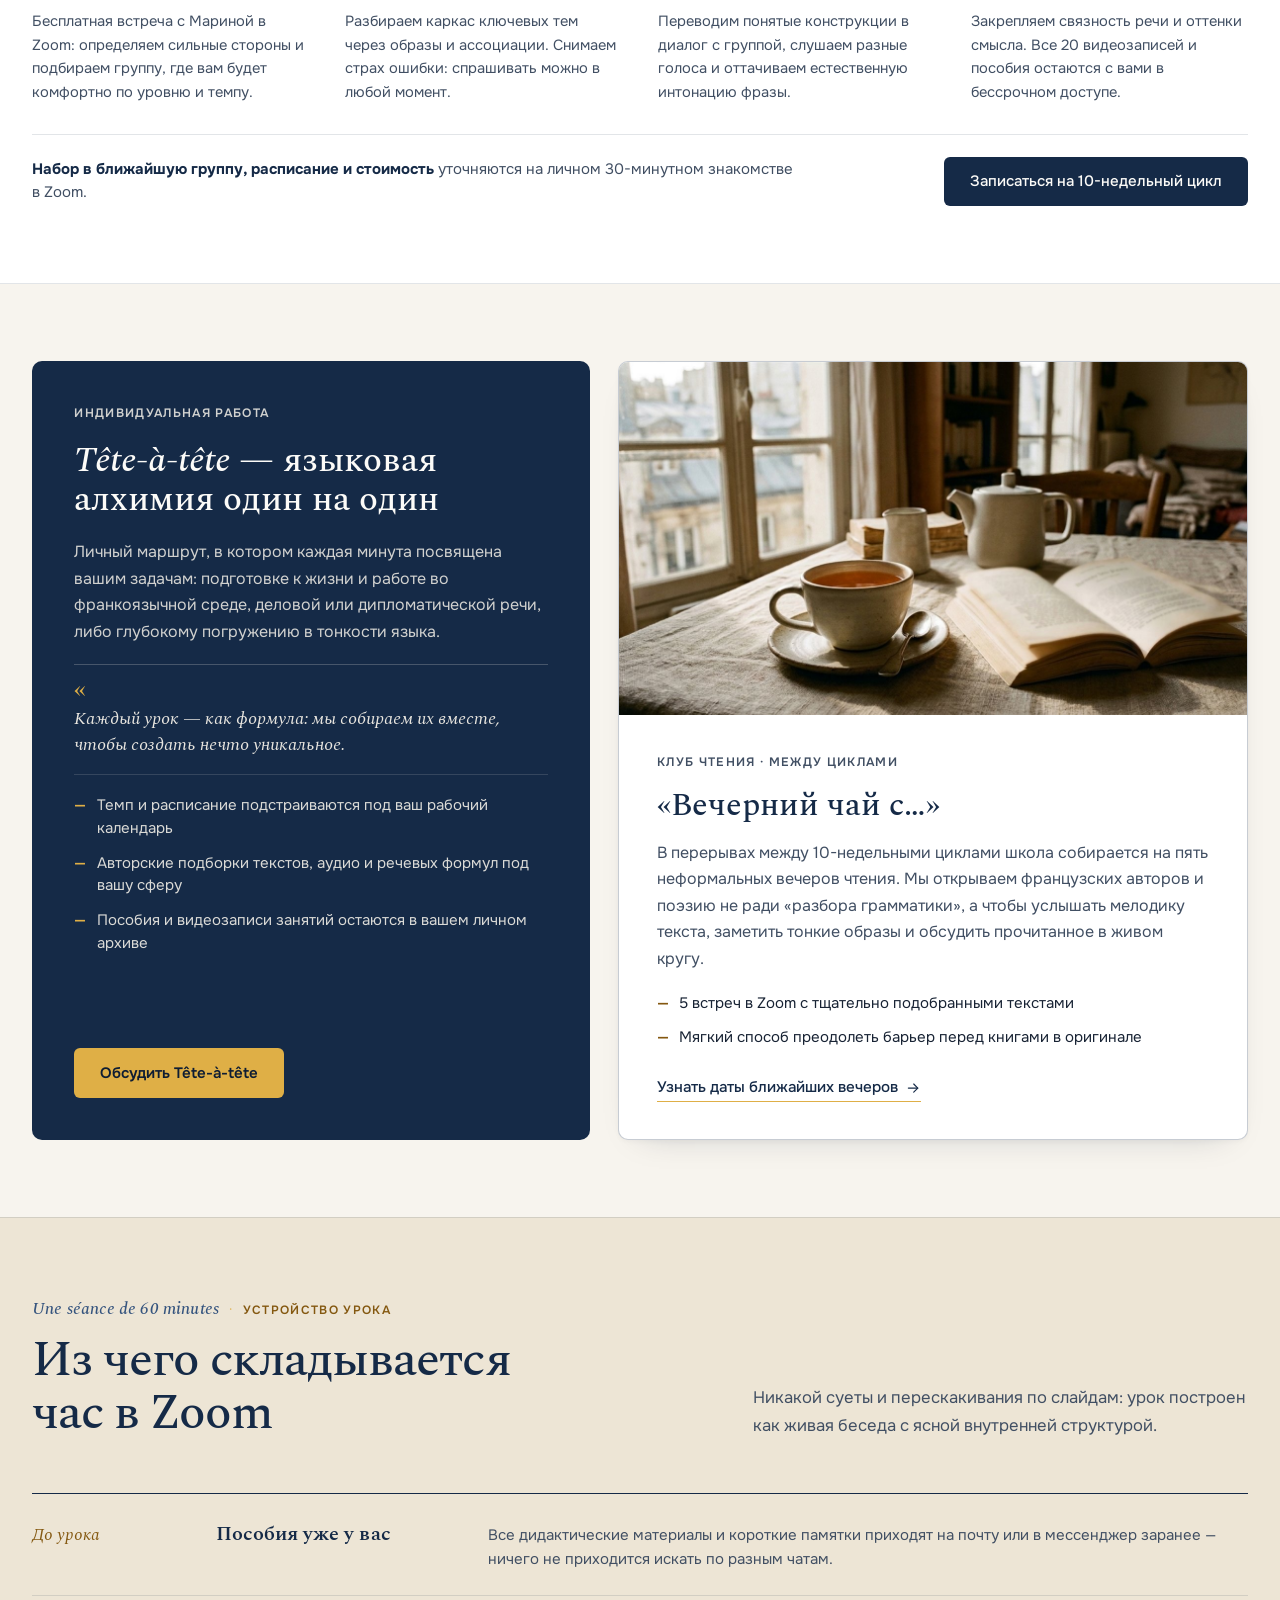
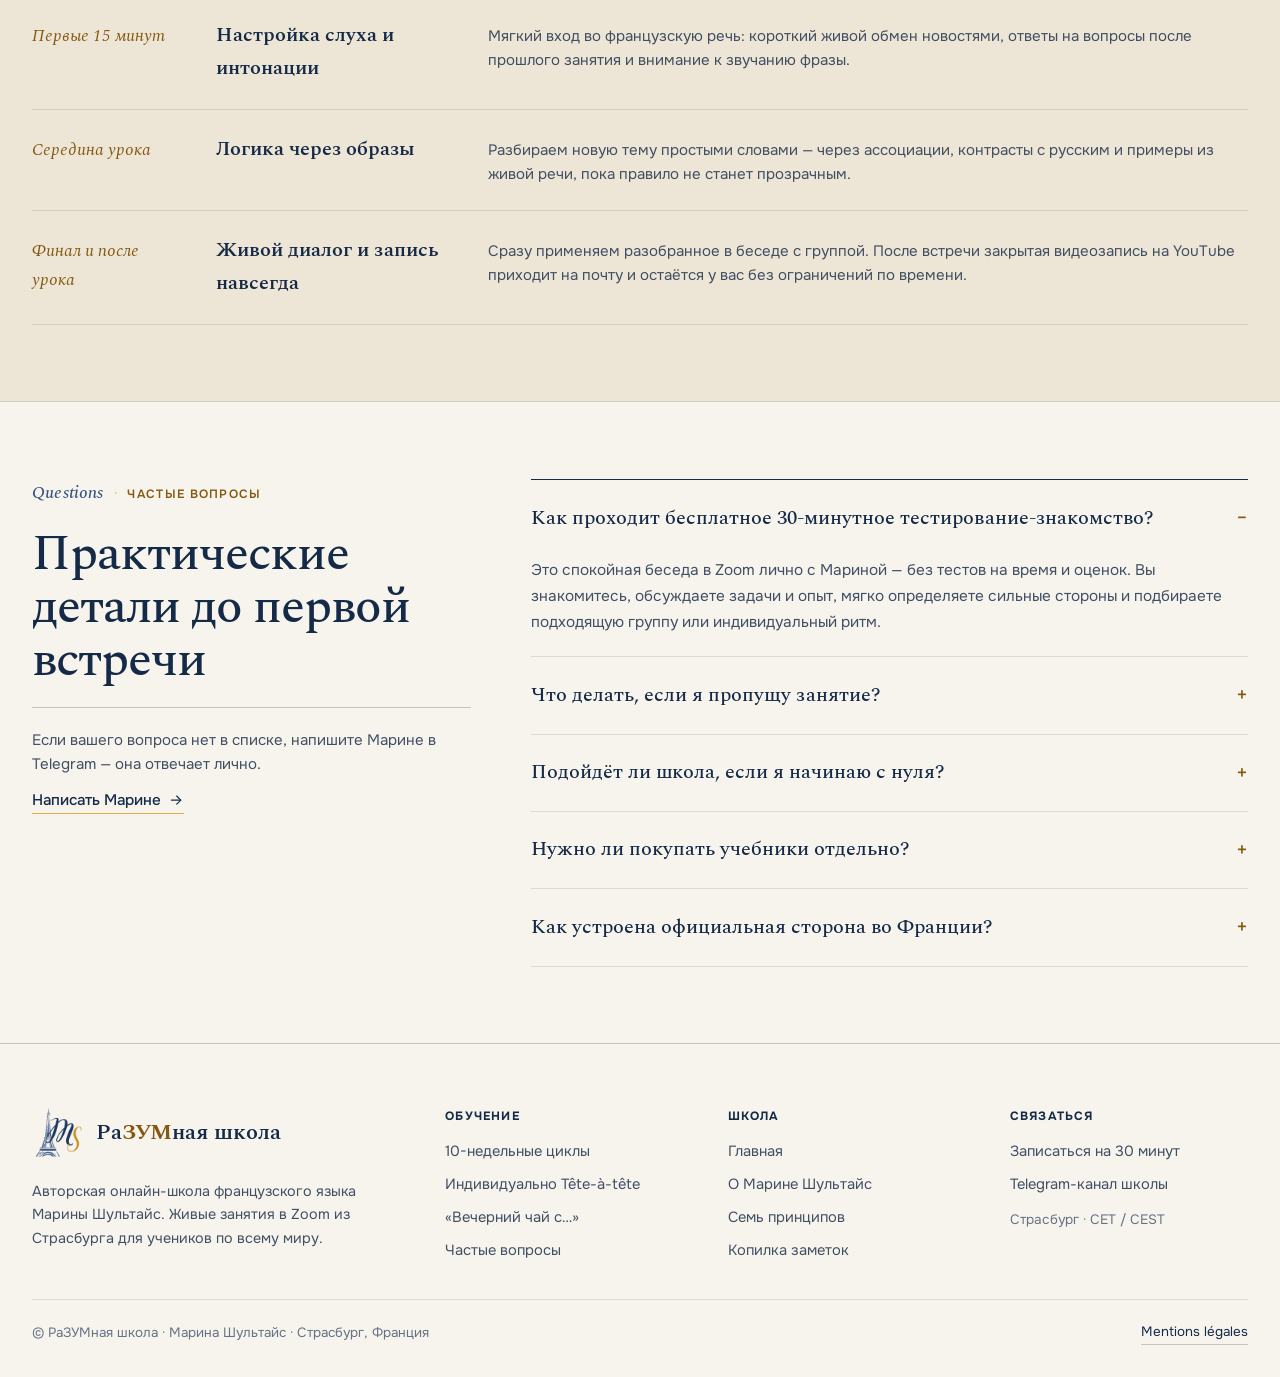
<file: programmes.html>
<!DOCTYPE html>
<html lang="ru">
<head>
  <meta charset="utf-8">
  <meta name="viewport" content="width=device-width, initial-scale=1">
  <title>Форматы обучения и устройство урока | РаЗУМная школа</title>
  <meta name="description" content="Сравнение форматов «РаЗУМной школы»: 10-недельные циклы в Zoom, индивидуальные занятия Tête-à-tête, клуб чтения «Вечерний чай с…», анатомия 60-минутного урока и ответы на вопросы.">
  <meta name="theme-color" content="#F6F2EA">
  <link rel="icon" type="image/png" href="img/favicon.png?v=29">
  <link rel="stylesheet" href="css/fonts.css?v=25">
  <link rel="stylesheet" href="css/site.css?v=53">
</head>
<body>
  <a class="skip-link" href="#main">Перейти к содержанию</a>

  <header class="site-header">
    <div class="wrap header-row">
      <a class="brand" href="index.html">
        <img class="brand-logo" src="img/logo-ms.png?v=29" alt="" width="46" height="46">
        <span>
          <span class="brand-name">Ра<span class="zum">ЗУМ</span>ная школа</span>
          <span class="brand-sub">Страсбург · Франция</span>
        </span>
      </a>

      <nav class="nav" aria-label="Основная навигация">
        <a href="index.html">Главная</a>
        <a href="programmes.html" aria-current="page">Форматы</a>
        <a href="marina.html">Преподаватель</a>
        <a href="kopilka.html">Копилка</a>
      </nav>

      <div class="header-actions">
        <a class="btn btn-navy header-cta" href="index.html#zapis">Записаться</a>
        <button class="menu-btn" id="menu-toggle" type="button" aria-expanded="false" aria-controls="mobile-drawer" aria-label="Открыть меню">
          <svg class="icon icon-burger" viewBox="0 0 24 24" aria-hidden="true"><line x1="4" y1="7" x2="20" y2="7"/><line x1="4" y1="12" x2="20" y2="12"/><line x1="4" y1="17" x2="20" y2="17"/></svg>
          <svg class="icon icon-close" viewBox="0 0 24 24" aria-hidden="true"><line x1="6" y1="6" x2="18" y2="18"/><line x1="18" y1="6" x2="6" y2="18"/></svg>
        </button>
      </div>
    </div>

    <div class="mobile-drawer" id="mobile-drawer" hidden>
      <div class="wrap mobile-drawer-nav">
        <a href="index.html">Главная</a>
        <a href="programmes.html" aria-current="page">Форматы</a>
        <a href="marina.html">Преподаватель</a>
        <a href="kopilka.html">Копилка</a>
        <a class="btn btn-navy" href="index.html#zapis">Записаться на знакомство</a>
      </div>
    </div>
  </header>

  <main id="main">
    <section class="page-banner">
      <div class="wrap page-banner-grid grid-safe">
        <div class="page-banner-inner">
          <p class="rubric">
            <span class="rubric-fr">Programmes</span>
            <span class="rubric-sep" aria-hidden="true">·</span>
            <span class="rubric-ru">Онлайн в Zoom</span>
          </p>
          <h1 class="page-h1">Форматы обучения и&nbsp;ритм занятий</h1>
          <div class="banner-jump-row">
            <a href="#sravnenie">Сравнение форматов</a>
            <a href="#cicly">Анатомия цикла</a>
            <a href="#tete">Tête-à-tête</a>
            <a href="#tea">Вечерний чай</a>
            <a href="#process">Как идёт урок</a>
            <a href="#faq">Вопросы</a>
          </div>
        </div>

        <aside class="banner-aside">
          <span class="banner-aside-title">С чего всё начинается</span>
          <p style="font-size: 0.94rem; line-height: 1.58; color: var(--ink-2);">
            <strong>30 минут в&nbsp;Zoom с&nbsp;Мариной — бесплатно.</strong> Личная беседа без оценок: определим текущий уровень, удобное время и&nbsp;подходящую группу.
          </p>
        </aside>
      </div>
    </section>

    <!-- 1. Сводное сравнение 3 форматов (чего нет на главной!) -->
    <section class="section" id="sravnenie">
      <div class="wrap">
        <div class="sec-head">
          <p class="rubric">
            <span class="rubric-fr">En un coup d’œil</span>
            <span class="rubric-sep" aria-hidden="true">·</span>
            <span class="rubric-ru">Краткое сравнение</span>
          </p>
          <h2 class="sec-h2">Чем отличаются три формата школы</h2>
        </div>

        <div class="compare-wrap">
          <table class="compare-table">
            <thead>
              <tr>
                <th scope="col">Параметр</th>
                <th scope="col" class="compare-col-featured">
                  <div class="compare-head-cell">
                    <span class="compare-head-top">
                      <span class="compare-head-icon" aria-hidden="true">
                        <svg viewBox="0 0 24 24"><path d="M17 21v-2a4 4 0 0 0-4-4H5a4 4 0 0 0-4 4v2"/><circle cx="9" cy="7" r="4"/><path d="M23 21v-2a4 4 0 0 0-3-3.87"/><path d="M16 3.13a4 4 0 0 1 0 7.75"/></svg>
                      </span>
                      <span class="compare-head-kicker">Основной формат</span>
                    </span>
                    <span>10-недельные циклы</span>
                  </div>
                </th>
                <th scope="col">
                  <div class="compare-head-cell">
                    <span class="compare-head-top">
                      <span class="compare-head-icon" aria-hidden="true">
                        <svg viewBox="0 0 24 24"><path d="M21 15a2 2 0 0 1-2 2H7l-4 4V5a2 2 0 0 1 2-2h14a2 2 0 0 1 2 2z"/></svg>
                      </span>
                      <span class="compare-head-kicker">Индивидуально</span>
                    </span>
                    <span><em>Tête-à-tête</em></span>
                  </div>
                </th>
                <th scope="col">
                  <div class="compare-head-cell">
                    <span class="compare-head-top">
                      <span class="compare-head-icon" aria-hidden="true">
                        <svg viewBox="0 0 24 24"><path d="M4 19.5A2.5 2.5 0 0 1 6.5 17H20"/><path d="M6.5 2H20v20H6.5A2.5 2.5 0 0 1 4 19.5v-15A2.5 2.5 0 0 1 6.5 2z"/></svg>
                      </span>
                      <span class="compare-head-kicker">Клуб чтения</span>
                    </span>
                    <span>«Вечерний чай с…»</span>
                  </div>
                </th>
              </tr>
            </thead>
            <tbody>
              <tr>
                <th scope="row">
                  <span class="compare-param">
                    <svg viewBox="0 0 24 24" aria-hidden="true"><circle cx="12" cy="12" r="9"/><polyline points="12 7 12 12 15 14"/></svg>
                    <span>Ритм</span>
                  </span>
                </th>
                <td class="compare-col-featured"><strong>20 уроков</strong> · 2 раза в неделю по 60 минут</td>
                <td><strong>Гибкий график</strong> · один на один с Мариной</td>
                <td><strong>5 вечеров</strong> · проходит в паузах между циклами</td>
              </tr>
              <tr>
                <th scope="row">
                  <span class="compare-param">
                    <svg viewBox="0 0 24 24" aria-hidden="true"><circle cx="12" cy="12" r="9"/><polygon points="15.5 8.5 13.5 13.5 8.5 15.5 10.5 10.5 15.5 8.5"/></svg>
                    <span>Уровень</span>
                  </span>
                </th>
                <td class="compare-col-featured">От самого нуля до уверенного B2+ (подбор в группу своего уровня)</td>
                <td>Любой уровень, точечная настройка под вашу задачу</td>
                <td>Для тех, кто уже читает или хочет снять барьер перед живыми текстами</td>
              </tr>
              <tr>
                <th scope="row">
                  <span class="compare-param">
                    <svg viewBox="0 0 24 24" aria-hidden="true"><path d="M12 2l3 7 7 3-7 3-3 7-3-7-7-3 7-3z"/></svg>
                    <span>Фокус</span>
                  </span>
                </th>
                <td class="compare-col-featured">Системная логика грамматики, живая речь и поддержка группы</td>
                <td>Рабочие, учебные, дипломатические и культурные задачи, тонкости стиля</td>
                <td>Французская проза, поэзия, интонация и неформальное обсуждение</td>
              </tr>
              <tr>
                <th scope="row">
                  <span class="compare-param">
                    <svg viewBox="0 0 24 24" aria-hidden="true"><rect x="3" y="5" width="18" height="14" rx="2"/><polygon points="10 9 15 12 10 15 10 9"/></svg>
                    <span>Материалы и архив</span>
                  </span>
                </th>
                <td class="compare-col-featured">Пособия на почту/в мессенджер + закрытые записи YouTube навсегда</td>
                <td>Персональные подборки, конспекты и видеозаписи уроков</td>
                <td>Тексты к каждому вечеру и записи обсуждений</td>
              </tr>
              <tr>
                <th scope="row">
                  <span class="compare-param">
                    <svg viewBox="0 0 24 24" aria-hidden="true"><path d="M5 12h14"/><path d="M13 6l6 6-6 6"/></svg>
                    <span>Первый шаг</span>
                  </span>
                </th>
                <td class="compare-col-featured"><a class="btn btn-navy" href="index.html?format=group#zapis" style="min-height: 2.55rem; padding: 0.45rem 1.05rem; font-size: 0.88rem;">Выбрать цикл</a></td>
                <td><a class="arrow-link" href="index.html?format=tete#zapis">Обсудить Tête-à-tête →</a></td>
                <td><a class="arrow-link" href="index.html?format=tea#zapis">Узнать даты →</a></td>
              </tr>
            </tbody>
          </table>
        </div>
      </div>
    </section>

    <!-- 2. Анатомия 10-недельного цикла -->
    <section class="section section-paper-light" id="cicly" data-reveal>
      <div class="wrap">
        <div class="sec-head-split">
          <div>
            <p class="rubric">
              <span class="rubric-fr">Le cycle de 10 semaines</span>
              <span class="rubric-sep" aria-hidden="true">·</span>
              <span class="rubric-ru">Основной формат</span>
            </p>
            <h2 class="sec-h2" style="margin-top: 0.65rem;">Как устроен 10&#8209;недельный групповой цикл</h2>
          </div>
          <p class="sec-lead">
            Десять недель — достаточно долгий отрезок, чтобы выстроить цельную систему, и достаточно обозримый, чтобы не потерять вкус и ясность цели.
          </p>
        </div>

        <div class="cycle-phases">
          <article class="phase-item" data-m-acc data-open="true">
            <span class="phase-tag">До старта · 30 мин</span>
            <h3>Личное знакомство</h3>
            <button class="mobile-acc-toggle" type="button" aria-expanded="true">
              <span class="mobile-acc-meta">
                <span class="mobile-acc-kicker">До старта · 30 мин</span>
                <span class="mobile-acc-title">Личное знакомство</span>
              </span>
              <svg class="icon mobile-acc-chev" viewBox="0 0 24 24" aria-hidden="true"><polyline points="6 9 12 15 18 9"/></svg>
            </button>
            <p>Бесплатная встреча с Мариной в Zoom: определяем сильные стороны и подбираем группу, где вам будет комфортно по уровню и темпу.</p>
          </article>
          <article class="phase-item" data-m-acc data-open="false">
            <span class="phase-tag">Недели 1–3</span>
            <h3>Опора и логика</h3>
            <button class="mobile-acc-toggle" type="button" aria-expanded="false">
              <span class="mobile-acc-meta">
                <span class="mobile-acc-kicker">Недели 1–3</span>
                <span class="mobile-acc-title">Опора и логика</span>
              </span>
              <svg class="icon mobile-acc-chev" viewBox="0 0 24 24" aria-hidden="true"><polyline points="6 9 12 15 18 9"/></svg>
            </button>
            <p>Разбираем каркас ключевых тем через образы и ассоциации. Снимаем страх ошибки: спрашивать можно в любой момент.</p>
          </article>
          <article class="phase-item" data-m-acc data-open="false">
            <span class="phase-tag">Недели 4–7</span>
            <h3>Выход в живую речь</h3>
            <button class="mobile-acc-toggle" type="button" aria-expanded="false">
              <span class="mobile-acc-meta">
                <span class="mobile-acc-kicker">Недели 4–7</span>
                <span class="mobile-acc-title">Выход в живую речь</span>
              </span>
              <svg class="icon mobile-acc-chev" viewBox="0 0 24 24" aria-hidden="true"><polyline points="6 9 12 15 18 9"/></svg>
            </button>
            <p>Переводим понятые конструкции в диалог с группой, слушаем разные голоса и оттачиваем естественную интонацию фразы.</p>
          </article>
          <article class="phase-item" data-m-acc data-open="false">
            <span class="phase-tag">Недели 8–10 и далее</span>
            <h3>Свобода и личный архив</h3>
            <button class="mobile-acc-toggle" type="button" aria-expanded="false">
              <span class="mobile-acc-meta">
                <span class="mobile-acc-kicker">Недели 8–10 и далее</span>
                <span class="mobile-acc-title">Свобода и личный архив</span>
              </span>
              <svg class="icon mobile-acc-chev" viewBox="0 0 24 24" aria-hidden="true"><polyline points="6 9 12 15 18 9"/></svg>
            </button>
            <p>Закрепляем связность речи и оттенки смысла. Все 20 видеозаписей и пособия остаются с вами в бессрочном доступе.</p>
          </article>
        </div>

        <div class="format-clarity-bar">
          <p><strong>Набор в ближайшую группу, расписание и стоимость</strong> уточняются на личном 30-минутном знакомстве в Zoom.</p>
          <a class="btn btn-navy" href="index.html?format=group#zapis">Записаться на 10-недельный цикл</a>
        </div>
      </div>
    </section>

    <!-- 3. Tête-à-tête и Вечерний чай — подробный взгляд -->
    <section class="section" id="tete" data-reveal>
      <div class="wrap">
        <div class="formats-pair grid-safe">
          <article class="format-navy">
            <p class="eyebrow eyebrow-light">Индивидуальная работа</p>
            <h3><em>Tête-à-tête</em> — языковая алхимия один на один</h3>
            <p>
              Личный маршрут, в котором каждая минута посвящена вашим задачам: подготовке к жизни и работе во франкоязычной среде, деловой или дипломатической речи, либо глубокому погружению в тонкости языка.
            </p>
            <blockquote class="editorial-quote editorial-quote-dark">
              Каждый урок — как формула: мы собираем их вместе, чтобы создать нечто уникальное.
            </blockquote>
            <ul class="check-list">
              <li>Темп и расписание подстраиваются под ваш рабочий календарь</li>
              <li>Авторские подборки текстов, аудио и речевых формул под вашу сферу</li>
              <li>Пособия и видеозаписи занятий остаются в вашем личном архиве</li>
            </ul>
            <div style="margin-top: auto; padding-top: 0.75rem;">
              <a class="btn btn-sun" href="index.html?format=tete#zapis">Обсудить Tête-à-tête</a>
            </div>
          </article>

          <article class="format-tea" id="tea">
            <div class="format-tea-img">
              <img src="img/evening-tea.jpg?v=41" alt="Фарфоровая чашка чая и раскрытая книга на льняной скатерти в мягком вечернем свете" width="1280" height="720" loading="lazy">
            </div>
            <div class="format-tea-body">
              <p class="eyebrow">Клуб чтения · между циклами</p>
              <h3>«Вечерний чай с…»</h3>
              <p>
                В перерывах между 10-недельными циклами школа собирается на пять неформальных вечеров чтения. Мы открываем французских авторов и поэзию не ради «разбора грамматики», а чтобы услышать мелодику текста, заметить тонкие образы и обсудить прочитанное в живом кругу.
              </p>
              <ul class="check-list" style="margin-top: 0.25rem;">
                <li>5 встреч в Zoom с тщательно подобранными текстами</li>
                <li>Мягкий способ преодолеть барьер перед книгами в оригинале</li>
              </ul>
              <div style="margin-top: auto; padding-top: 0.65rem;">
                <a class="arrow-link" href="index.html?format=tea#zapis">
                  <span>Узнать даты ближайших вечеров</span>
                  <svg class="icon" viewBox="0 0 24 24" aria-hidden="true"><path d="M5 12h14"/><path d="M13 6l6 6-6 6"/></svg>
                </a>
              </div>
            </div>
          </article>
        </div>
      </div>
    </section>

    <!-- 4. Анатомия одного 60-минутного урока -->
    <section class="section section-warm" id="process" data-reveal>
      <div class="wrap">
        <div class="sec-head-split">
          <div>
            <p class="rubric">
              <span class="rubric-fr">Une séance de 60 minutes</span>
              <span class="rubric-sep" aria-hidden="true">·</span>
              <span class="rubric-ru">Устройство урока</span>
            </p>
            <h2 class="sec-h2" style="margin-top: 0.65rem;">Из чего складывается час в&nbsp;Zoom</h2>
          </div>
          <p class="sec-lead">
            Никакой суеты и перескакивания по слайдам: урок построен как живая беседа с ясной внутренней структурой.
          </p>
        </div>

        <ol class="lesson-rhythm">
          <li class="lesson-step" data-m-acc data-open="true">
            <span class="lesson-time">До урока</span>
            <h3>Пособия уже у вас</h3>
            <button class="mobile-acc-toggle" type="button" aria-expanded="true">
              <span class="mobile-acc-meta">
                <span class="mobile-acc-kicker">До урока</span>
                <span class="mobile-acc-title">Пособия уже у вас</span>
              </span>
              <svg class="icon mobile-acc-chev" viewBox="0 0 24 24" aria-hidden="true"><polyline points="6 9 12 15 18 9"/></svg>
            </button>
            <p>Все дидактические материалы и короткие памятки приходят на почту или в мессенджер заранее — ничего не приходится искать по разным чатам.</p>
          </li>
          <li class="lesson-step" data-m-acc data-open="false">
            <span class="lesson-time">Первые 15 минут</span>
            <h3>Настройка слуха и интонации</h3>
            <button class="mobile-acc-toggle" type="button" aria-expanded="false">
              <span class="mobile-acc-meta">
                <span class="mobile-acc-kicker">Первые 15 минут</span>
                <span class="mobile-acc-title">Настройка слуха и интонации</span>
              </span>
              <svg class="icon mobile-acc-chev" viewBox="0 0 24 24" aria-hidden="true"><polyline points="6 9 12 15 18 9"/></svg>
            </button>
            <p>Мягкий вход во французскую речь: короткий живой обмен новостями, ответы на вопросы после прошлого занятия и внимание к звучанию фразы.</p>
          </li>
          <li class="lesson-step" data-m-acc data-open="false">
            <span class="lesson-time">Середина урока</span>
            <h3>Логика через образы</h3>
            <button class="mobile-acc-toggle" type="button" aria-expanded="false">
              <span class="mobile-acc-meta">
                <span class="mobile-acc-kicker">Середина урока</span>
                <span class="mobile-acc-title">Логика через образы</span>
              </span>
              <svg class="icon mobile-acc-chev" viewBox="0 0 24 24" aria-hidden="true"><polyline points="6 9 12 15 18 9"/></svg>
            </button>
            <p>Разбираем новую тему простыми словами — через ассоциации, контрасты с русским и примеры из живой речи, пока правило не станет прозрачным.</p>
          </li>
          <li class="lesson-step" data-m-acc data-open="false">
            <span class="lesson-time">Финал и после урока</span>
            <h3>Живой диалог и запись навсегда</h3>
            <button class="mobile-acc-toggle" type="button" aria-expanded="false">
              <span class="mobile-acc-meta">
                <span class="mobile-acc-kicker">Финал и после урока</span>
                <span class="mobile-acc-title">Живой диалог и запись навсегда</span>
              </span>
              <svg class="icon mobile-acc-chev" viewBox="0 0 24 24" aria-hidden="true"><polyline points="6 9 12 15 18 9"/></svg>
            </button>
            <p>Сразу применяем разобранное в беседе с группой. После встречи закрытая видеозапись на YouTube приходит на почту и остаётся у вас без ограничений по времени.</p>
          </li>
        </ol>
      </div>
    </section>

    <!-- 5. Частые вопросы -->
    <section class="section" id="faq" data-reveal>
      <div class="wrap faq-spread grid-safe">
        <aside style="display: grid; gap: 1.25rem;">
          <p class="rubric">
            <span class="rubric-fr">Questions</span>
            <span class="rubric-sep" aria-hidden="true">·</span>
            <span class="rubric-ru">Частые вопросы</span>
          </p>
          <h2 class="sec-h2">Практические детали до&nbsp;первой встречи</h2>
          <div class="faq-aside-note">
            <p style="font-size: 0.94rem; color: var(--ink-2); line-height: 1.6;">
              Если вашего вопроса нет в списке, напишите Марине в Telegram — она отвечает лично.
            </p>
            <div>
              <a class="arrow-link" href="index.html#zapis">
                <span>Написать Марине</span>
                <svg class="icon" viewBox="0 0 24 24" aria-hidden="true"><path d="M5 12h14"/><path d="M13 6l6 6-6 6"/></svg>
              </a>
            </div>
          </div>
        </aside>

        <div class="faq-list">
          <details class="faq-item" open>
            <summary>Как проходит бесплатное 30-минутное тестирование-знакомство?</summary>
            <p class="faq-answer">
              Это спокойная беседа в Zoom лично с Мариной — без тестов на время и оценок. Вы знакомитесь, обсуждаете задачи и опыт, мягко определяете сильные стороны и подбираете подходящую группу или индивидуальный ритм.
            </p>
          </details>
          <details class="faq-item">
            <summary>Что делать, если я пропущу занятие?</summary>
            <p class="faq-answer">
              Это не проблема: на каждом уроке ведётся видеозапись, которая размещается на YouTube в закрытом доступе для участников группы. Ссылка приходит на почту, а доступ остаётся с вами навсегда.
            </p>
          </details>
          <details class="faq-item">
            <summary>Подойдёт ли школа, если я начинаю с нуля?</summary>
            <p class="faq-answer">
              Да. На 30-минутном знакомстве Марина подбирает группу строго под ваш уровень — каждый движется в комфортном темпе и сравнивает себя только с собой.
            </p>
          </details>
          <details class="faq-item">
            <summary>Нужно ли покупать учебники отдельно?</summary>
            <p class="faq-answer">
              Нет — все учебные пособия и дидактические материалы высылаются участникам на электронную почту или в мессенджер.
            </p>
          </details>
          <details class="faq-item">
            <summary>Как устроена официальная сторона во Франции?</summary>
            <p class="faq-answer">
              Марина Шультайс ведёт официальную деятельность во Франции (индивидуальное предприятие с 2001 года). Все детали по расписанию, стоимости цикла и документам обсуждаются на знакомстве.
            </p>
          </details>
        </div>
      </div>
    </section>
  </main>

  <footer class="site-footer">
    <div class="wrap">
      <div class="footer-grid">
        <div>
          <a class="brand" href="index.html">
            <img class="brand-logo" src="img/logo-ms.png?v=40" alt="" width="40" height="40">
            <span class="brand-name">Ра<span class="zum">ЗУМ</span>ная школа</span>
          </a>
          <p class="footer-brand-desc">
            Авторская онлайн-школа французского языка Марины Шультайс. Живые занятия в&nbsp;Zoom из Страсбурга для учеников по всему миру.
          </p>
        </div>
        <div>
          <p class="footer-title">Обучение</p>
          <ul class="footer-links">
            <li><a href="programmes.html#cicly">10-недельные циклы</a></li>
            <li><a href="programmes.html#tete">Индивидуально Tête-à-tête</a></li>
            <li><a href="programmes.html#tea">«Вечерний чай с…»</a></li>
            <li><a href="programmes.html#faq">Частые вопросы</a></li>
          </ul>
        </div>
        <div>
          <p class="footer-title">Школа</p>
          <ul class="footer-links">
            <li><a href="index.html">Главная</a></li>
            <li><a href="marina.html">О Марине Шультайс</a></li>
            <li><a href="marina.html#principy">Семь принципов</a></li>
            <li><a href="kopilka.html">Копилка заметок</a></li>
          </ul>
        </div>
        <div>
          <p class="footer-title">Связаться</p>
          <ul class="footer-links">
            <li><a href="index.html#zapis">Записаться на 30 минут</a></li>
            <li><button class="footer-link-btn" type="button" data-channel-btn>Telegram-канал школы</button></li>
            <li class="footer-meta-line">Страсбург · CET / CEST</li>
          </ul>
        </div>
      </div>
      <div class="footer-bottom">
        <span>© РаЗУМная школа · Марина Шультайс · Страсбург, Франция</span>
        <a href="mentions.html">Mentions légales</a>
      </div>
    </div>
  </footer>

  <div class="modal-backdrop" id="demo-contact-modal" role="dialog" aria-modal="true" aria-labelledby="demo-modal-title" hidden>
    <div class="modal-dialog">
      <div class="modal-head">
        <h3 id="demo-modal-title">Telegram-канал «РаЗУМной школы»</h3>
        <button class="modal-close" type="button" data-close-modal aria-label="Закрыть">
          <svg class="icon" viewBox="0 0 24 24" aria-hidden="true"><line x1="6" y1="6" x2="18" y2="18"/><line x1="18" y1="6" x2="6" y2="18"/></svg>
        </button>
      </div>
      <div class="modal-body">
        <p id="demo-modal-desc" style="color: var(--ink-2);"></p>
        <p id="demo-modal-message" hidden></p>
        <div class="modal-actions">
          <button class="btn btn-navy" id="demo-copy-btn" type="button" hidden>Скопировать</button>
          <button class="btn btn-outline" type="button" data-close-modal>Закрыть</button>
          <span class="copy-feedback" id="demo-copy-feedback" aria-live="polite"></span>
        </div>
      </div>
    </div>
  </div>

  <script src="js/site.js?v=49" defer></script>
</body>
</html>
</file>
<file: css/fonts.css>
﻿/* Local fonts: Spectral (Production Type, Paris) + Onest — 0 external requests */

/* cyrillic-ext */
@font-face {
  font-family: 'Onest';
  font-style: normal;
  font-weight: 400 700;
  font-display: swap;
  src: url(../fonts/onest-normal-400-700-cyrillic-ext.woff2) format('woff2');
  unicode-range: U+0460-052F, U+1C80-1C8A, U+20B4, U+2DE0-2DFF, U+A640-A69F, U+FE2E-FE2F;
}

/* cyrillic */
@font-face {
  font-family: 'Onest';
  font-style: normal;
  font-weight: 400 700;
  font-display: swap;
  src: url(../fonts/onest-normal-400-700-cyrillic.woff2) format('woff2');
  unicode-range: U+0301, U+0400-045F, U+0490-0491, U+04B0-04B1, U+2116;
}

/* latin-ext */
@font-face {
  font-family: 'Onest';
  font-style: normal;
  font-weight: 400 700;
  font-display: swap;
  src: url(../fonts/onest-normal-400-700-latin-ext.woff2) format('woff2');
  unicode-range: U+0100-02BA, U+02BD-02C5, U+02C7-02CC, U+02CE-02D7, U+02DD-02FF, U+0304, U+0308, U+0329, U+1D00-1DBF, U+1E00-1E9F, U+1EF2-1EFF, U+2020, U+20A0-20AB, U+20AD-20C4, U+2113, U+2C60-2C7F, U+A720-A7FF;
}

/* latin */
@font-face {
  font-family: 'Onest';
  font-style: normal;
  font-weight: 400 700;
  font-display: swap;
  src: url(../fonts/onest-normal-400-700-latin.woff2) format('woff2');
  unicode-range: U+0000-00FF, U+0131, U+0152-0153, U+02BB-02BC, U+02C6, U+02DA, U+02DC, U+0304, U+0308, U+0329, U+2000-206F, U+20AC, U+2122, U+2191, U+2193, U+2212, U+2215, U+FEFF, U+FFFD;
}

/* cyrillic-ext */
@font-face {
  font-family: 'Spectral';
  font-style: italic;
  font-weight: 400;
  font-display: swap;
  src: url(../fonts/spectral-italic-400-cyrillic-ext.woff2) format('woff2');
  unicode-range: U+0460-052F, U+1C80-1C8A, U+20B4, U+2DE0-2DFF, U+A640-A69F, U+FE2E-FE2F;
}

/* cyrillic */
@font-face {
  font-family: 'Spectral';
  font-style: italic;
  font-weight: 400;
  font-display: swap;
  src: url(../fonts/spectral-italic-400-cyrillic.woff2) format('woff2');
  unicode-range: U+0301, U+0400-045F, U+0490-0491, U+04B0-04B1, U+2116;
}

/* latin-ext */
@font-face {
  font-family: 'Spectral';
  font-style: italic;
  font-weight: 400;
  font-display: swap;
  src: url(../fonts/spectral-italic-400-latin-ext.woff2) format('woff2');
  unicode-range: U+0100-02BA, U+02BD-02C5, U+02C7-02CC, U+02CE-02D7, U+02DD-02FF, U+0304, U+0308, U+0329, U+1D00-1DBF, U+1E00-1E9F, U+1EF2-1EFF, U+2020, U+20A0-20AB, U+20AD-20C4, U+2113, U+2C60-2C7F, U+A720-A7FF;
}

/* latin */
@font-face {
  font-family: 'Spectral';
  font-style: italic;
  font-weight: 400;
  font-display: swap;
  src: url(../fonts/spectral-italic-400-latin.woff2) format('woff2');
  unicode-range: U+0000-00FF, U+0131, U+0152-0153, U+02BB-02BC, U+02C6, U+02DA, U+02DC, U+0304, U+0308, U+0329, U+2000-206F, U+20AC, U+2122, U+2191, U+2193, U+2212, U+2215, U+FEFF, U+FFFD;
}

/* cyrillic-ext */
@font-face {
  font-family: 'Spectral';
  font-style: italic;
  font-weight: 500;
  font-display: swap;
  src: url(../fonts/spectral-italic-500-cyrillic-ext.woff2) format('woff2');
  unicode-range: U+0460-052F, U+1C80-1C8A, U+20B4, U+2DE0-2DFF, U+A640-A69F, U+FE2E-FE2F;
}

/* cyrillic */
@font-face {
  font-family: 'Spectral';
  font-style: italic;
  font-weight: 500;
  font-display: swap;
  src: url(../fonts/spectral-italic-500-cyrillic.woff2) format('woff2');
  unicode-range: U+0301, U+0400-045F, U+0490-0491, U+04B0-04B1, U+2116;
}

/* latin-ext */
@font-face {
  font-family: 'Spectral';
  font-style: italic;
  font-weight: 500;
  font-display: swap;
  src: url(../fonts/spectral-italic-500-latin-ext.woff2) format('woff2');
  unicode-range: U+0100-02BA, U+02BD-02C5, U+02C7-02CC, U+02CE-02D7, U+02DD-02FF, U+0304, U+0308, U+0329, U+1D00-1DBF, U+1E00-1E9F, U+1EF2-1EFF, U+2020, U+20A0-20AB, U+20AD-20C4, U+2113, U+2C60-2C7F, U+A720-A7FF;
}

/* latin */
@font-face {
  font-family: 'Spectral';
  font-style: italic;
  font-weight: 500;
  font-display: swap;
  src: url(../fonts/spectral-italic-500-latin.woff2) format('woff2');
  unicode-range: U+0000-00FF, U+0131, U+0152-0153, U+02BB-02BC, U+02C6, U+02DA, U+02DC, U+0304, U+0308, U+0329, U+2000-206F, U+20AC, U+2122, U+2191, U+2193, U+2212, U+2215, U+FEFF, U+FFFD;
}

/* cyrillic-ext */
@font-face {
  font-family: 'Spectral';
  font-style: normal;
  font-weight: 400;
  font-display: swap;
  src: url(../fonts/spectral-normal-400-cyrillic-ext.woff2) format('woff2');
  unicode-range: U+0460-052F, U+1C80-1C8A, U+20B4, U+2DE0-2DFF, U+A640-A69F, U+FE2E-FE2F;
}

/* cyrillic */
@font-face {
  font-family: 'Spectral';
  font-style: normal;
  font-weight: 400;
  font-display: swap;
  src: url(../fonts/spectral-normal-400-cyrillic.woff2) format('woff2');
  unicode-range: U+0301, U+0400-045F, U+0490-0491, U+04B0-04B1, U+2116;
}

/* latin-ext */
@font-face {
  font-family: 'Spectral';
  font-style: normal;
  font-weight: 400;
  font-display: swap;
  src: url(../fonts/spectral-normal-400-latin-ext.woff2) format('woff2');
  unicode-range: U+0100-02BA, U+02BD-02C5, U+02C7-02CC, U+02CE-02D7, U+02DD-02FF, U+0304, U+0308, U+0329, U+1D00-1DBF, U+1E00-1E9F, U+1EF2-1EFF, U+2020, U+20A0-20AB, U+20AD-20C4, U+2113, U+2C60-2C7F, U+A720-A7FF;
}

/* latin */
@font-face {
  font-family: 'Spectral';
  font-style: normal;
  font-weight: 400;
  font-display: swap;
  src: url(../fonts/spectral-normal-400-latin.woff2) format('woff2');
  unicode-range: U+0000-00FF, U+0131, U+0152-0153, U+02BB-02BC, U+02C6, U+02DA, U+02DC, U+0304, U+0308, U+0329, U+2000-206F, U+20AC, U+2122, U+2191, U+2193, U+2212, U+2215, U+FEFF, U+FFFD;
}

/* cyrillic-ext */
@font-face {
  font-family: 'Spectral';
  font-style: normal;
  font-weight: 500;
  font-display: swap;
  src: url(../fonts/spectral-normal-500-cyrillic-ext.woff2) format('woff2');
  unicode-range: U+0460-052F, U+1C80-1C8A, U+20B4, U+2DE0-2DFF, U+A640-A69F, U+FE2E-FE2F;
}

/* cyrillic */
@font-face {
  font-family: 'Spectral';
  font-style: normal;
  font-weight: 500;
  font-display: swap;
  src: url(../fonts/spectral-normal-500-cyrillic.woff2) format('woff2');
  unicode-range: U+0301, U+0400-045F, U+0490-0491, U+04B0-04B1, U+2116;
}

/* latin-ext */
@font-face {
  font-family: 'Spectral';
  font-style: normal;
  font-weight: 500;
  font-display: swap;
  src: url(../fonts/spectral-normal-500-latin-ext.woff2) format('woff2');
  unicode-range: U+0100-02BA, U+02BD-02C5, U+02C7-02CC, U+02CE-02D7, U+02DD-02FF, U+0304, U+0308, U+0329, U+1D00-1DBF, U+1E00-1E9F, U+1EF2-1EFF, U+2020, U+20A0-20AB, U+20AD-20C4, U+2113, U+2C60-2C7F, U+A720-A7FF;
}

/* latin */
@font-face {
  font-family: 'Spectral';
  font-style: normal;
  font-weight: 500;
  font-display: swap;
  src: url(../fonts/spectral-normal-500-latin.woff2) format('woff2');
  unicode-range: U+0000-00FF, U+0131, U+0152-0153, U+02BB-02BC, U+02C6, U+02DA, U+02DC, U+0304, U+0308, U+0329, U+2000-206F, U+20AC, U+2122, U+2191, U+2193, U+2212, U+2215, U+FEFF, U+FFFD;
}

/* cyrillic-ext */
@font-face {
  font-family: 'Spectral';
  font-style: normal;
  font-weight: 600;
  font-display: swap;
  src: url(../fonts/spectral-normal-600-cyrillic-ext.woff2) format('woff2');
  unicode-range: U+0460-052F, U+1C80-1C8A, U+20B4, U+2DE0-2DFF, U+A640-A69F, U+FE2E-FE2F;
}

/* cyrillic */
@font-face {
  font-family: 'Spectral';
  font-style: normal;
  font-weight: 600;
  font-display: swap;
  src: url(../fonts/spectral-normal-600-cyrillic.woff2) format('woff2');
  unicode-range: U+0301, U+0400-045F, U+0490-0491, U+04B0-04B1, U+2116;
}

/* latin-ext */
@font-face {
  font-family: 'Spectral';
  font-style: normal;
  font-weight: 600;
  font-display: swap;
  src: url(../fonts/spectral-normal-600-latin-ext.woff2) format('woff2');
  unicode-range: U+0100-02BA, U+02BD-02C5, U+02C7-02CC, U+02CE-02D7, U+02DD-02FF, U+0304, U+0308, U+0329, U+1D00-1DBF, U+1E00-1E9F, U+1EF2-1EFF, U+2020, U+20A0-20AB, U+20AD-20C4, U+2113, U+2C60-2C7F, U+A720-A7FF;
}

/* latin */
@font-face {
  font-family: 'Spectral';
  font-style: normal;
  font-weight: 600;
  font-display: swap;
  src: url(../fonts/spectral-normal-600-latin.woff2) format('woff2');
  unicode-range: U+0000-00FF, U+0131, U+0152-0153, U+02BB-02BC, U+02C6, U+02DA, U+02DC, U+0304, U+0308, U+0329, U+2000-206F, U+20AC, U+2122, U+2191, U+2193, U+2212, U+2215, U+FEFF, U+FFFD;
}

/* cyrillic-ext */
@font-face {
  font-family: 'Spectral';
  font-style: normal;
  font-weight: 700;
  font-display: swap;
  src: url(../fonts/spectral-normal-700-cyrillic-ext.woff2) format('woff2');
  unicode-range: U+0460-052F, U+1C80-1C8A, U+20B4, U+2DE0-2DFF, U+A640-A69F, U+FE2E-FE2F;
}

/* cyrillic */
@font-face {
  font-family: 'Spectral';
  font-style: normal;
  font-weight: 700;
  font-display: swap;
  src: url(../fonts/spectral-normal-700-cyrillic.woff2) format('woff2');
  unicode-range: U+0301, U+0400-045F, U+0490-0491, U+04B0-04B1, U+2116;
}

/* latin-ext */
@font-face {
  font-family: 'Spectral';
  font-style: normal;
  font-weight: 700;
  font-display: swap;
  src: url(../fonts/spectral-normal-700-latin-ext.woff2) format('woff2');
  unicode-range: U+0100-02BA, U+02BD-02C5, U+02C7-02CC, U+02CE-02D7, U+02DD-02FF, U+0304, U+0308, U+0329, U+1D00-1DBF, U+1E00-1E9F, U+1EF2-1EFF, U+2020, U+20A0-20AB, U+20AD-20C4, U+2113, U+2C60-2C7F, U+A720-A7FF;
}

/* latin */
@font-face {
  font-family: 'Spectral';
  font-style: normal;
  font-weight: 700;
  font-display: swap;
  src: url(../fonts/spectral-normal-700-latin.woff2) format('woff2');
  unicode-range: U+0000-00FF, U+0131, U+0152-0153, U+02BB-02BC, U+02C6, U+02DA, U+02DC, U+0304, U+0308, U+0329, U+2000-206F, U+20AC, U+2122, U+2191, U+2193, U+2212, U+2215, U+FEFF, U+FFFD;
}
</file>
<file: css/site.css>
/* ==========================================================================
   «РаЗУМная школа» — Марина Шультайс (Страсбург)
   Авторская журнальная дизайн-система: «Бумага, чернила и Страсбург».
   Утончённая эволюция сине-охристой палитры, открытая редакционная вёрстка,
   локальные шрифты Spectral (Production Type, Париж) + Onest, 0 трекеров.
   ========================================================================== */

:root {
  color-scheme: light;

  /* Тактильная палитра: чистая книжная бумага, глубокий чернильный синий и благородная охра */
  --bg: #F7F4EE;              /* Светлая тёплая книжная бумага */
  --surface: #FFFFFF;         /* Чёткие светлые пластины и карточки с заметным контрастом к фону */
  --tint-warm: #EDE5D5;       /* Выразительный тёплый пергамент для контрастного чередования полос */
  --tint-blue: #EAF0F6;       /* Тихий серо-голубой лён */
  --tint-sun: #F6EFE0;        /* Мягкий тёплый акцентный тон */

  --navy: #152A47;            /* Глубокий бархатный французский синий */
  --navy-deep: #0E1D33;       /* Насыщенный синий (hover и глубокие контрасты) */
  --navy-mid: #35547E;        /* Спокойный индиго для курсива и подписей */

  --sun: #DFAF46;             /* Благородная тёплая охра / медовое золото */
  --sun-hover: #E9BC56;
  --sun-ink: #845810;         /* Контрастная тёплая охра для текста на светлом */

  --ink: #182334;             /* Основной чернильный текст */
  --ink-2: #414F63;           /* Вторичный текст */
  --muted: #667284;           /* Подписи и метаданные */

  --line: rgba(21, 42, 71, 0.12);
  --line-strong: rgba(21, 42, 71, 0.24);
  --line-sun: rgba(223, 175, 70, 0.48);
  --line-light: rgba(247, 244, 238, 0.18);

  --shadow-card: 0 14px 34px -24px rgba(14, 29, 51, 0.28), 0 2px 6px -2px rgba(14, 29, 51, 0.06);
  --shadow-plate: 0 24px 52px -28px rgba(14, 29, 51, 0.34);

  --serif: "Spectral", Georgia, "Times New Roman", serif;
  --sans: "Onest", system-ui, -apple-system, "Segoe UI", Roboto, sans-serif;

  --ease: cubic-bezier(0.22, 1, 0.36, 1);
  --r: 6px;
  --r-lg: 10px;
  --wrap: min(100% - 2.5rem, 76rem);
}

*, *::before, *::after {
  box-sizing: border-box;
}

html {
  scroll-behavior: smooth;
  scroll-padding-top: 5.5rem;
  -webkit-text-size-adjust: 100%;
}

body {
  margin: 0;
  background-color: var(--bg);
  color: var(--ink);
  font: 400 1rem/1.68 var(--sans);
  font-variant-numeric: lining-nums;
  -webkit-font-smoothing: antialiased;
  text-rendering: optimizeLegibility;
}

h1, h2, h3, h4, p, ul, ol, figure, blockquote, dl, dd {
  margin: 0;
}

ul, ol {
  padding: 0;
  list-style: none;
}

img {
  max-width: 100%;
  height: auto;
  display: block;
}

a {
  color: inherit;
}

button, input {
  font: inherit;
  color: inherit;
}

button {
  cursor: pointer;
}

[hidden] {
  display: none !important;
}

:focus-visible {
  outline: 2px solid var(--sun);
  outline-offset: 3px;
  border-radius: 2px;
}

.sr-only {
  position: absolute;
  width: 1px;
  height: 1px;
  overflow: hidden;
  clip: rect(0 0 0 0);
  white-space: nowrap;
}

.skip-link {
  position: absolute;
  left: 1rem;
  top: -4rem;
  z-index: 100;
  background: var(--navy);
  color: #fff;
  padding: 0.7rem 1.15rem;
  border-radius: var(--r);
  text-decoration: none;
  font-size: 0.9rem;
}

.skip-link:focus {
  top: 1rem;
}

.wrap {
  width: var(--wrap);
  margin-inline: auto;
}

.grid-safe > * {
  min-width: 0;
}

.icon {
  width: 1.06em;
  height: 1.06em;
  flex: none;
  fill: none;
  stroke: currentColor;
  stroke-width: 1.75;
  stroke-linecap: round;
  stroke-linejoin: round;
}

/* ---------- Типографика и авторские акценты ---------- */

.zum {
  color: var(--sun-ink);
  font-weight: 700;
}

.zum-on-dark {
  color: var(--sun);
  font-weight: 700;
}

.zum-mark {
  color: var(--navy);
  font-weight: 600;
  background: linear-gradient(transparent 68%, rgba(217, 173, 75, 0.42) 68%, rgba(217, 173, 75, 0.42) 94%, transparent 94%);
}

/* Редакционная двуязычная рубрика (вместо шаблонных «01 · 02 · 03») */
.rubric {
  display: inline-flex;
  align-items: baseline;
  flex-wrap: wrap;
  gap: 0.45rem 0.65rem;
  color: var(--sun-ink);
}

.rubric-fr {
  font-family: var(--serif);
  font-style: italic;
  font-weight: 500;
  font-size: 1.05rem;
  letter-spacing: 0.01em;
  color: var(--navy-mid);
}

.rubric-sep {
  color: var(--sun);
  font-size: 0.85rem;
}

.rubric-ru {
  font-size: 0.75rem;
  font-weight: 600;
  letter-spacing: 0.11em;
  text-transform: uppercase;
  color: var(--sun-ink);
}

.rubric-light .rubric-fr {
  color: rgba(246, 242, 234, 0.82);
}

.rubric-light .rubric-ru {
  color: var(--sun);
}

.eyebrow {
  display: inline-block;
  font-size: 0.76rem;
  font-weight: 600;
  letter-spacing: 0.11em;
  text-transform: uppercase;
  color: var(--sun-ink);
}

.eyebrow-light {
  color: var(--sun);
}

.sec-h2 {
  font-family: var(--serif);
  font-weight: 500;
  font-size: clamp(2.05rem, 3.8vw, 3.15rem);
  line-height: 1.09;
  letter-spacing: -0.02em;
  color: var(--navy);
  text-wrap: balance;
}

.sec-h2 em {
  font-style: italic;
  font-weight: 400;
  color: var(--navy-mid);
}

.sec-lead {
  color: var(--ink-2);
  font-size: 1.04rem;
  line-height: 1.66;
  max-width: 37rem;
}

.section {
  padding-block: clamp(3.5rem, 6vw, 5.25rem);
}

.section-warm {
  background: var(--tint-warm);
  border-top: 1px solid var(--line);
  border-bottom: 1px solid var(--line);
}

.section-paper-light {
  background: var(--surface);
  border-top: 1px solid var(--line);
  border-bottom: 1px solid var(--line);
}

.section-blue {
  background: var(--tint-blue);
  border-top: 1px solid var(--line);
  border-bottom: 1px solid var(--line);
}

.section-sun {
  background: var(--tint-sun);
  border-top: 1px solid var(--line-sun);
  border-bottom: 1px solid var(--line-sun);
}

.section-navy {
  background: linear-gradient(180deg, #162B49 0%, #11223B 100%);
  color: #F6F2EA;
  padding-block: clamp(4.25rem, 8vw, 6.75rem);
}

.sec-head {
  display: grid;
  gap: 0.75rem;
  margin-bottom: clamp(2rem, 4vw, 3.2rem);
}

.sec-head-split {
  display: grid;
  gap: 1.25rem 3.25rem;
  align-items: end;
  margin-bottom: clamp(2.2rem, 4.2vw, 3.4rem);
}

@media (min-width: 56rem) {
  .sec-head-split {
    grid-template-columns: minmax(0, 1.15fr) minmax(0, 0.85fr);
  }
}

/* Журнальная цитата с крупной открывающей французской кавычкой (без шаблонной жёлтой полоски) */
.editorial-quote {
  position: relative;
  padding-top: 1.35rem;
  padding-bottom: 1.35rem;
  border-top: 1px solid var(--line-strong);
  border-bottom: 1px solid var(--line);
  font-family: var(--serif);
  font-style: italic;
  font-size: clamp(1.38rem, 2.25vw, 1.82rem);
  line-height: 1.38;
  color: var(--navy);
}

.editorial-quote::before {
  content: "«";
  display: block;
  font-family: var(--serif);
  font-style: normal;
  font-size: 2.4rem;
  line-height: 0.7;
  color: var(--sun);
  margin-bottom: 0.55rem;
}

.editorial-quote-dark {
  border-top-color: rgba(246, 242, 234, 0.22);
  border-bottom-color: rgba(246, 242, 234, 0.14);
  color: rgba(246, 242, 234, 0.94);
  font-size: 1.1rem;
  line-height: 1.48;
  padding-block: 1rem;
}

.editorial-quote-dark::before {
  font-size: 1.7rem;
  margin-bottom: 0.35rem;
}

/* ---------- Кнопки и ссылки ---------- */

.btn {
  display: inline-flex;
  align-items: center;
  justify-content: center;
  gap: 0.6rem;
  min-height: 3.1rem;
  padding: 0.78rem 1.55rem;
  border-radius: var(--r);
  border: 1.5px solid transparent;
  font-size: 0.94rem;
  font-weight: 500;
  line-height: 1.2;
  text-decoration: none;
  transition: background-color 0.22s var(--ease), color 0.22s var(--ease), border-color 0.22s var(--ease), transform 0.22s var(--ease);
}

.btn:hover {
  transform: translateY(-1px);
}

.btn:active,
.compass-btn:active,
.filter-pill:active,
.p-pager-btn:active {
  transform: translateY(0) scale(0.988);
}

.btn-navy {
  background: var(--navy);
  color: #FCFBF8;
}

.btn-navy:hover {
  background: var(--navy-deep);
}

.btn-sun {
  background: var(--sun);
  color: var(--navy-deep);
  font-weight: 600;
}

.btn-sun:hover {
  background: var(--sun-hover);
}

.btn-outline {
  background: transparent;
  border-color: var(--line-strong);
  color: var(--navy);
}

.btn-outline:hover {
  border-color: var(--navy);
  background: rgba(22, 43, 73, 0.04);
}

.btn-outline-light {
  background: transparent;
  border-color: rgba(246, 242, 234, 0.34);
  color: #F6F2EA;
}

.btn-outline-light:hover {
  border-color: var(--sun);
  background: rgba(246, 242, 234, 0.07);
}

.arrow-link {
  display: inline-flex;
  align-items: center;
  flex: none;
  white-space: nowrap;
  gap: 0.45rem;
  max-width: 100%;
  color: var(--navy);
  font-weight: 500;
  font-size: 0.95rem;
  line-height: 1.35;
  text-decoration: none;
  padding-bottom: 0.18rem;
  border-bottom: 1.5px solid var(--sun);
  transition: color 0.2s var(--ease), border-color 0.2s var(--ease);
}

.arrow-link:hover {
  color: var(--navy-mid);
  border-bottom-color: var(--navy);
}

.arrow-link-light {
  color: #F6F2EA;
  border-bottom-color: var(--sun);
}

.arrow-link-light:hover {
  color: var(--sun);
  border-bottom-color: var(--sun);
}

.btn .icon,
.arrow-link .icon,
.note-card-btn .icon {
  transition: transform 0.22s var(--ease);
}

.btn:hover .icon,
.arrow-link:hover .icon,
.note-card-btn:hover .icon {
  transform: translateX(3px);
}

/* ---------- Шапка (лёгкая книжная полоса) ---------- */

.site-header {
  position: sticky;
  top: 0;
  z-index: 60;
  background: rgba(246, 242, 234, 0.92);
  backdrop-filter: blur(12px);
  -webkit-backdrop-filter: blur(12px);
  border-bottom: 1px solid var(--line);
  transition: box-shadow 0.28s var(--ease), background-color 0.28s var(--ease);
}

.site-header.is-scrolled {
  background: rgba(246, 242, 234, 0.98);
  box-shadow: 0 12px 30px -24px rgba(15, 30, 52, 0.28);
}

.header-row {
  display: flex;
  align-items: center;
  justify-content: space-between;
  gap: 1.25rem;
  min-height: 4.75rem;
}

.brand {
  display: inline-flex;
  align-items: center;
  gap: 0.72rem;
  text-decoration: none;
}

.brand-logo {
  width: 2.8rem;
  height: 2.8rem;
  object-fit: contain;
  flex: none;
}

.site-footer .brand-logo {
  width: 3.3rem;
  height: 3.3rem;
}

.brand-name {
  font-family: var(--serif);
  font-size: 1.38rem;
  font-weight: 600;
  color: var(--navy);
  line-height: 1.06;
  white-space: nowrap;
}

.brand-sub {
  display: block;
  font-size: 0.71rem;
  letter-spacing: 0.08em;
  text-transform: uppercase;
  color: var(--muted);
  margin-top: 0.14rem;
}

.nav {
  display: flex;
  align-items: center;
  gap: 2.25rem;
}

.nav a {
  position: relative;
  padding-block: 0.35rem;
  font-size: 0.93rem;
  font-weight: 500;
  color: var(--ink-2);
  text-decoration: none;
  transition: color 0.2s var(--ease);
}

.nav a::after {
  content: "";
  position: absolute;
  left: 0;
  right: 0;
  bottom: -2px;
  height: 1.5px;
  background: var(--sun-ink);
  transform: scaleX(0);
  transform-origin: left;
  transition: transform 0.25s var(--ease);
}

.nav a:hover,
.nav a[aria-current="page"] {
  color: var(--navy);
}

.nav a:hover::after,
.nav a[aria-current="page"]::after {
  transform: scaleX(1);
}

.header-actions {
  display: flex;
  align-items: center;
  gap: 0.65rem;
}

.header-cta {
  min-height: 2.6rem;
  padding: 0.48rem 1.2rem;
  font-size: 0.89rem;
}

.menu-btn {
  display: none;
  align-items: center;
  justify-content: center;
  width: 2.75rem;
  height: 2.75rem;
  border-radius: var(--r);
  border: 1px solid var(--line-strong);
  background: var(--surface);
  color: var(--navy);
}

.menu-btn .icon-close { display: none; }
.menu-btn[aria-expanded="true"] .icon-burger { display: none; }
.menu-btn[aria-expanded="true"] .icon-close { display: block; }

.mobile-drawer {
  border-top: 1px solid var(--line);
  background: var(--surface);
  padding: 0.75rem 0 1.4rem;
  box-shadow: 0 24px 48px -20px rgba(15, 30, 52, 0.28);
}

.mobile-drawer-nav {
  display: grid;
}

.mobile-drawer-nav a {
  padding: 0.88rem 0;
  font-size: 1.04rem;
  font-weight: 500;
  color: var(--navy);
  text-decoration: none;
  border-bottom: 1px solid var(--line);
}

.mobile-drawer-nav a[aria-current="page"] {
  color: var(--sun-ink);
}

.mobile-drawer-nav .btn,
.mobile-drawer-nav a.btn-navy {
  margin-top: 1rem;
  padding: 0.82rem 1.25rem;
  color: #FCFBF8;
  border-bottom: 0;
}

.drawer-scrim {
  position: fixed;
  inset: 0;
  z-index: 50;
  background: rgba(15, 30, 52, 0.38);
  backdrop-filter: blur(2px);
  -webkit-backdrop-filter: blur(2px);
}

@media (max-width: 60rem) {
  .nav { display: none; }
  .menu-btn { display: inline-flex; }
}

@media (max-width: 34rem) {
  .header-cta { display: none; }
  .brand-logo { width: 2.45rem; height: 2.45rem; }
  .brand-name { font-size: 1.22rem; }
}

/* ---------- 1. Контрастный бархатный Hero (глубокий французский синий + студийный портрет Марины) ---------- */

.atelier-hero {
  background:
    radial-gradient(circle at 78% 36%, rgba(223, 175, 70, 0.15) 0%, transparent 48%),
    linear-gradient(162deg, #162C4B 0%, #102038 100%);
  color: #F7F4EE;
  padding-block: clamp(2.5rem, 4.8vw, 4.25rem) clamp(2.9rem, 5.2vw, 4.5rem);
  border-bottom: 1px solid rgba(247, 244, 238, 0.12);
}

.hero-layout {
  display: grid;
  gap: clamp(2.25rem, 5vw, 4.25rem);
  align-items: center;
}

@media (min-width: 58rem) {
  .hero-layout {
    grid-template-columns: minmax(0, 1.14fr) minmax(0, 0.86fr);
  }
}

.hero-left {
  display: grid;
  gap: 1.35rem;
}

.hero-provenance {
  display: inline-flex;
  align-items: center;
  gap: 0.7rem;
  font-size: 0.79rem;
  font-weight: 600;
  letter-spacing: 0.1em;
  text-transform: uppercase;
  color: var(--sun);
}

.hero-provenance::before {
  content: "";
  width: 2rem;
  height: 1.5px;
  background: var(--sun);
  flex: none;
}

.hero-h1 {
  font-family: var(--serif);
  font-weight: 500;
  font-size: clamp(2.8rem, 5.4vw, 4.5rem);
  line-height: 1.02;
  letter-spacing: -0.022em;
  color: #FFFFFF;
}

.hero-h1 .hero-sub {
  display: block;
  margin-top: 0.65rem;
  font-style: italic;
  font-weight: 400;
  font-size: clamp(1.42rem, 2.4vw, 2.02rem);
  line-height: 1.24;
  color: rgba(247, 244, 238, 0.9);
  max-width: 30rem;
}

.hero-lead {
  font-size: clamp(1.03rem, 1.25vw, 1.12rem);
  line-height: 1.66;
  color: rgba(247, 244, 238, 0.8);
  max-width: 33.5rem;
}

.hero-cta-row {
  display: flex;
  flex-wrap: wrap;
  align-items: center;
  gap: 1rem 1.75rem;
  margin-top: 0.25rem;
}

.hero-facts {
  display: grid;
  grid-template-columns: repeat(3, minmax(0, 1fr));
  gap: 1.15rem 1.5rem;
  margin-top: 1rem;
  padding-top: 1.35rem;
  border-top: 1px solid var(--line-light);
}

.hero-fact dt {
  font-family: var(--serif);
  font-size: clamp(1.08rem, 1.3vw, 1.2rem);
  font-weight: 600;
  color: var(--sun);
  line-height: 1.2;
}

.hero-fact dd {
  font-size: 0.84rem;
  color: rgba(247, 244, 238, 0.76);
  margin-top: 0.26rem;
  line-height: 1.42;
}

/* Правая часть Hero: светлая музейная пластина с портретом Марины — «горит» на глубоком синем */
.hero-right {
  display: grid;
  justify-items: center;
}

.hero-plate {
  width: 100%;
  max-width: 26.25rem;
  background: var(--surface);
  color: var(--ink);
  border: 1px solid rgba(247, 244, 238, 0.22);
  border-radius: var(--r-lg);
  padding: 0.85rem;
  box-shadow: 0 34px 72px -22px rgba(4, 11, 24, 0.72);
}

.hero-plate-frame {
  position: relative;
  border-radius: var(--r);
  overflow: hidden;
  background: #F4EFE4;
}

.hero-plate-frame img {
  width: 100%;
  aspect-ratio: 4 / 4.35;
  object-fit: cover;
  object-position: center 14%;
  display: block;
}

.hero-plate-meta {
  display: grid;
  gap: 0.16rem;
  padding: 0.85rem 0.25rem 0.78rem;
  border-bottom: 1px solid var(--line);
}

.hero-plate-meta strong {
  font-family: var(--serif);
  font-size: 1.26rem;
  font-weight: 600;
  color: var(--navy);
  line-height: 1.18;
}

.hero-plate-meta span {
  font-size: 0.82rem;
  color: var(--muted);
}

.hero-video-trigger {
  width: 100%;
  margin-top: 0.85rem;
  min-height: 4.15rem;
  display: flex;
  align-items: center;
  justify-content: space-between;
  gap: 0.9rem;
  padding: 0.95rem 1.15rem;
  border-radius: var(--r);
  border: 1.5px solid var(--sun);
  background: var(--tint-sun);
  color: var(--navy);
  text-align: left;
  box-shadow: 0 8px 20px -14px rgba(14, 29, 51, 0.35);
  transition: background-color 0.22s var(--ease), border-color 0.22s var(--ease), transform 0.22s var(--ease), box-shadow 0.22s var(--ease);
}

.hero-video-trigger:hover {
  background: #EFE0BE;
  border-color: var(--navy);
  box-shadow: 0 12px 24px -14px rgba(14, 29, 51, 0.45);
  transform: translateY(-1px);
}

.hero-video-trigger-left {
  display: flex;
  align-items: center;
  gap: 0.9rem;
}

.hero-play-dot {
  width: 2.85rem;
  height: 2.85rem;
  border-radius: 50%;
  background: var(--navy);
  color: var(--sun);
  display: inline-flex;
  align-items: center;
  justify-content: center;
  flex: none;
  box-shadow: 0 6px 14px -6px rgba(14, 29, 51, 0.55);
  transition: transform 0.22s var(--ease), background-color 0.22s var(--ease);
}

.hero-play-dot svg {
  width: 16px;
  height: 16px;
  margin-left: 2px;
}

.hero-video-trigger:hover .hero-play-dot {
  background: var(--navy-deep);
  transform: scale(1.06);
}

.hero-video-trigger-copy strong {
  display: block;
  font-size: 1rem;
  font-weight: 600;
  color: var(--navy);
  line-height: 1.22;
}

.hero-video-trigger-copy span {
  display: block;
  font-size: 0.84rem;
  color: var(--ink-2);
  margin-top: 0.14rem;
}

.hero-video-badge {
  font-size: 0.84rem;
  font-weight: 700;
  font-variant-numeric: tabular-nums;
  color: var(--navy);
  padding: 0.3rem 0.62rem;
  border: 1px solid var(--line-strong);
  border-radius: 4px;
  background: var(--surface);
  flex: none;
}

@media (max-width: 57.99rem) {
  .atelier-hero {
    padding-block: 1.45rem 2.25rem;
  }
  .hero-layout {
    gap: 1.15rem;
  }
  .hero-left {
    display: contents;
  }
  .hero-provenance {
    order: 1;
    font-size: 0.74rem;
  }
  .hero-h1 {
    order: 2;
    font-size: clamp(2.25rem, 9.2vw, 2.9rem);
  }
  .hero-h1 .hero-sub {
    font-size: clamp(1.18rem, 4.9vw, 1.48rem);
    margin-top: 0.4rem;
  }
  .hero-right {
    order: 3;
    justify-items: stretch;
    margin-top: 0.15rem;
  }
  .hero-lead {
    order: 4;
    font-size: 0.96rem;
    line-height: 1.58;
  }
  .hero-cta-row {
    order: 5;
    display: grid;
    gap: 0.65rem;
    margin-top: 0.1rem;
  }
  .hero-cta-row .btn {
    width: 100%;
  }
  .hero-cta-row .arrow-link-light {
    width: 100%;
    justify-content: center;
    padding: 0.72rem 1.1rem;
    border: 1px solid rgba(247, 244, 238, 0.26);
    border-radius: var(--r);
    font-size: 0.92rem;
  }
  .hero-facts {
    order: 6;
    grid-template-columns: minmax(0, 1fr);
    gap: 0;
    margin-top: 0.75rem;
    padding-top: 0.5rem;
    border-top: 1px solid rgba(247, 244, 238, 0.16);
  }
  .hero-fact {
    position: relative;
    display: grid;
    gap: 0.12rem;
    padding: 0.72rem 0 0.72rem 1.15rem;
    background: transparent;
    border: 0;
    border-bottom: 1px solid rgba(247, 244, 238, 0.1);
    border-radius: 0;
  }
  .hero-fact::before {
    content: "";
    position: absolute;
    left: 0.15rem;
    top: 1.12rem;
    width: 0.36rem;
    height: 0.36rem;
    border-radius: 50%;
    background: var(--sun);
  }
  .hero-fact:last-child {
    border-bottom: 0;
    padding-bottom: 0;
  }
  .hero-fact dt {
    font-size: 1.02rem;
  }
  .hero-fact dd {
    margin-top: 0;
    font-size: 0.84rem;
    color: rgba(247, 244, 238, 0.72);
  }

  /* Компактная карточка Марины + крупная полноширинная кнопка видео на телефоне */
  .hero-plate {
    max-width: none;
    padding: 0.8rem;
    display: grid;
    grid-template-columns: 4.85rem minmax(0, 1fr);
    grid-template-areas:
      "photo meta"
      "video video";
    gap: 0.75rem 0.9rem;
    align-items: center;
    box-shadow: 0 22px 48px -20px rgba(4, 11, 24, 0.62);
  }
  .hero-plate-frame {
    grid-area: photo;
  }
  .hero-plate-frame img {
    aspect-ratio: 1 / 1.1;
    object-position: center 14%;
  }
  .hero-plate-meta {
    grid-area: meta;
    padding: 0;
    border-bottom: 0;
    gap: 0.14rem;
  }
  .hero-plate-meta strong {
    font-size: 1.2rem;
  }
  .hero-plate-meta span {
    font-size: 0.83rem;
  }
  .hero-video-trigger {
    grid-area: video;
    margin-top: 0;
    min-height: 3.9rem;
    padding: 0.85rem 1rem;
    gap: 0.75rem;
  }
  .hero-video-trigger-left {
    gap: 0.8rem;
  }
  .hero-play-dot {
    width: 2.6rem;
    height: 2.6rem;
  }
  .hero-play-dot svg {
    width: 15px;
    height: 15px;
  }
  .hero-video-trigger-copy strong {
    font-size: 0.98rem;
  }
  .hero-video-trigger-copy span {
    display: block;
    font-size: 0.8rem;
  }
  .hero-video-badge {
    font-size: 0.82rem;
    padding: 0.28rem 0.56rem;
  }
}

/* ---------- 2. Форматы обучения — открытая журнальная вёрстка (без «стены коробок») ---------- */

/* Ведущий формат: 10-недельный цикл с чёткой глубиной и контрастом */
.flagship-spread {
  display: grid;
  border: 1px solid var(--line-strong);
  border-top: 3px solid var(--navy);
  border-radius: var(--r-lg);
  overflow: hidden;
  background: var(--surface);
  box-shadow: var(--shadow-card);
  margin-bottom: 1.85rem;
}

@media (min-width: 58rem) {
  .flagship-spread {
    grid-template-columns: minmax(0, 1.32fr) minmax(0, 0.68fr);
  }
}

.flagship-main {
  padding: clamp(1.85rem, 3.6vw, 2.9rem);
  display: grid;
  gap: 1.15rem;
  align-content: start;
}

.flagship-label {
  font-size: 0.75rem;
  font-weight: 600;
  letter-spacing: 0.1em;
  text-transform: uppercase;
  color: var(--sun-ink);
}

.flagship-title {
  font-family: var(--serif);
  font-size: clamp(1.9rem, 3.2vw, 2.55rem);
  font-weight: 500;
  color: var(--navy);
  line-height: 1.1;
  letter-spacing: -0.015em;
}

.flagship-metrics {
  display: grid;
  grid-template-columns: repeat(3, minmax(0, 1fr));
  gap: 1rem 1.75rem;
  padding-top: 1.35rem;
  margin-top: 0.35rem;
  border-top: 1px solid var(--line);
}

.flagship-metric strong {
  display: block;
  font-family: var(--serif);
  font-size: 1.34rem;
  font-weight: 600;
  color: var(--navy);
}

.flagship-metric span {
  display: block;
  font-size: 0.83rem;
  color: var(--muted);
  margin-top: 0.15rem;
}

@media (max-width: 38rem) {
  .flagship-metrics {
    grid-template-columns: minmax(0, 1fr);
    gap: 0;
    padding-top: 0.6rem;
  }
  .flagship-metric {
    padding-block: 0.78rem;
    border-bottom: 1px solid var(--line);
  }
  .flagship-metric:last-child {
    border-bottom: 0;
    padding-bottom: 0;
  }
}

.flagship-aside {
  background: var(--tint-sun);
  border-top: 1px solid var(--line);
  padding: clamp(1.75rem, 3.2vw, 2.6rem);
  display: flex;
  flex-direction: column;
  justify-content: center;
  gap: 1.35rem;
}

@media (min-width: 58rem) {
  .flagship-aside {
    border-top: 0;
    border-left: 1px solid var(--line);
  }
}

.flagship-aside-label {
  font-size: 0.74rem;
  font-weight: 700;
  letter-spacing: 0.1em;
  text-transform: uppercase;
  color: var(--sun-ink);
}

.flagship-aside-note {
  font-size: 0.82rem;
  line-height: 1.48;
  color: var(--muted);
  text-align: center;
}

.check-list {
  display: grid;
  gap: 0.72rem;
  font-size: 0.94rem;
  line-height: 1.52;
  color: var(--ink);
}

.check-list li {
  display: flex;
  align-items: baseline;
  gap: 0.65rem;
}

.check-list li::before {
  content: "—";
  color: var(--sun-ink);
  font-weight: 600;
  flex: none;
}

/* Парные форматы: асимметрия (чернильный Tête-à-tête + светлый «Вечерний чай с…») */
.formats-pair {
  display: grid;
  gap: 1.75rem;
}

@media (min-width: 54rem) {
  .formats-pair {
    grid-template-columns: minmax(0, 0.94fr) minmax(0, 1.06fr);
  }
}

.format-navy {
  background: var(--navy);
  color: #F6F2EA;
  border-radius: var(--r-lg);
  padding: clamp(1.85rem, 3.4vw, 2.65rem);
  display: flex;
  flex-direction: column;
  gap: 1.2rem;
}

.format-navy h3 {
  font-family: var(--serif);
  font-size: clamp(1.8rem, 2.7vw, 2.25rem);
  font-weight: 500;
  line-height: 1.12;
  color: #FCFBF8;
}

.format-navy p {
  color: rgba(246, 242, 234, 0.84);
  line-height: 1.66;
}

.format-navy .check-list {
  color: rgba(246, 242, 234, 0.88);
}

.format-navy .check-list li::before {
  color: var(--sun);
}

.format-tea {
  background: var(--surface);
  border: 1px solid var(--line-strong);
  border-radius: var(--r-lg);
  overflow: hidden;
  box-shadow: var(--shadow-card);
  display: flex;
  flex-direction: column;
}

.format-tea-img {
  aspect-ratio: 16 / 9;
  overflow: hidden;
  background: var(--tint-warm);
}

.format-tea-img img {
  width: 100%;
  height: 100%;
  object-fit: cover;
  transition: transform 0.65s var(--ease);
}

.format-tea:hover .format-tea-img img {
  transform: scale(1.028);
}

.format-tea-body {
  padding: clamp(1.6rem, 3vw, 2.35rem);
  display: flex;
  flex-direction: column;
  gap: 0.95rem;
  flex: 1;
}

.format-tea-body h3 {
  font-family: var(--serif);
  font-size: clamp(1.7rem, 2.5vw, 2.1rem);
  font-weight: 500;
  color: var(--navy);
  line-height: 1.15;
}

.format-tea-body p {
  color: var(--ink-2);
  line-height: 1.66;
}

/* Собранная структурированная панель «Как устроены занятия» с лаконичными иконками-якорями */
.atelier-principles-strip {
  margin-top: clamp(2.1rem, 4vw, 3rem);
  padding: clamp(1.75rem, 3.4vw, 2.5rem);
  background: var(--surface);
  border: 1px solid var(--line-strong);
  border-radius: var(--r-lg);
  box-shadow: var(--shadow-card);
}

.strip-head {
  display: flex;
  flex-wrap: wrap;
  align-items: baseline;
  justify-content: space-between;
  gap: 0.75rem 1.5rem;
  padding-bottom: 1.35rem;
  margin-bottom: 1.65rem;
  border-bottom: 1px solid var(--line);
}

.strip-head h3 {
  font-family: var(--serif);
  font-size: clamp(1.42rem, 2.2vw, 1.72rem);
  font-weight: 500;
  color: var(--navy);
}

.editorial-pillars {
  display: grid;
  gap: 1.5rem 2rem;
}

@media (min-width: 56rem) {
  .editorial-pillars {
    grid-template-columns: repeat(4, minmax(0, 1fr));
  }
}

.editorial-pillar {
  display: grid;
  gap: 0.55rem;
  align-content: start;
}

.pillar-icon {
  width: 2.35rem;
  height: 2.35rem;
  border-radius: var(--r);
  background: var(--tint-sun);
  border: 1px solid var(--line-sun);
  color: var(--navy);
  display: inline-flex;
  align-items: center;
  justify-content: center;
  margin-bottom: 0.2rem;
}

.pillar-icon svg {
  width: 1.15rem;
  height: 1.15rem;
  fill: none;
  stroke: currentColor;
  stroke-width: 1.7;
  stroke-linecap: round;
  stroke-linejoin: round;
}

.editorial-pillar h4 {
  font-family: var(--serif);
  font-size: 1.18rem;
  font-weight: 600;
  color: var(--navy);
  line-height: 1.25;
}

.editorial-pillar p {
  font-size: 0.91rem;
  line-height: 1.58;
  color: var(--ink-2);
}

.format-clarity-bar {
  margin-top: 1.85rem;
  padding-top: 1.35rem;
  border-top: 1px solid var(--line);
  display: flex;
  flex-wrap: wrap;
  align-items: center;
  justify-content: space-between;
  gap: 0.85rem 1.5rem;
}

.format-clarity-bar p {
  font-size: 0.94rem;
  line-height: 1.56;
  color: var(--ink-2);
  max-width: 48rem;
}

.format-clarity-bar strong {
  color: var(--navy);
}

/* ---------- 3. Закладка «Слово и оттенок» (поднята на главную как живая проба метода) ---------- */

.nuance-spread {
  display: grid;
  gap: clamp(2rem, 5vw, 4.25rem);
  align-items: center;
}

@media (min-width: 56rem) {
  .nuance-spread {
    grid-template-columns: minmax(0, 0.92fr) minmax(0, 1.08fr);
  }
}

.nuance-intro {
  display: grid;
  gap: 1rem;
}

.nuance-card {
  position: relative;
  background: var(--surface);
  border: 1px solid var(--line-strong);
  border-radius: var(--r-lg);
  padding: clamp(1.75rem, 3.4vw, 2.5rem);
  display: grid;
  gap: 0.85rem;
  box-shadow: 0 22px 46px -34px rgba(15, 30, 52, 0.24);
}

.nuance-card::before {
  content: "";
  position: absolute;
  top: 0;
  left: 1.75rem;
  right: 1.75rem;
  height: 2px;
  background: var(--sun);
}

.nuance-top {
  display: flex;
  justify-content: space-between;
  align-items: center;
  font-size: 0.74rem;
  font-weight: 600;
  letter-spacing: 0.1em;
  text-transform: uppercase;
  color: var(--muted);
}

.nuance-phrase {
  font-family: var(--serif);
  font-style: italic;
  font-size: clamp(1.85rem, 3vw, 2.45rem);
  font-weight: 500;
  color: var(--navy);
  line-height: 1.15;
  margin-top: 0.15rem;
}

.nuance-lit {
  font-size: 0.88rem;
  font-weight: 500;
  color: var(--sun-ink);
}

.nuance-note {
  font-size: 0.98rem;
  line-height: 1.66;
  color: var(--ink-2);
  min-height: 4.9rem;
}

.nuance-foot {
  display: flex;
  flex-wrap: wrap;
  align-items: center;
  justify-content: space-between;
  gap: 0.75rem;
  padding-top: 1rem;
  margin-top: 0.25rem;
  border-top: 1px solid var(--line);
}

.nuance-phrase,
.nuance-lit,
.nuance-note {
  transition: opacity 0.18s var(--ease);
}

.nuance-panel.is-swapping .nuance-phrase,
.nuance-panel.is-swapping .nuance-lit,
.nuance-panel.is-swapping .nuance-note {
  opacity: 0;
}

/* ---------- 4. Секция «О преподавателе» на главной (Страсбург + голос + вехи без дубля портрета) ---------- */

.teacher-spread {
  display: grid;
  gap: clamp(2rem, 4.5vw, 3.75rem);
  align-items: start;
}

@media (min-width: 58rem) {
  .teacher-spread {
    grid-template-columns: minmax(0, 0.88fr) minmax(0, 1.12fr);
    align-items: stretch;
  }
  .teacher-visual-col {
    display: flex;
    flex-direction: column;
  }
  .teacher-visual-col .strasbourg-plate {
    display: flex;
    flex-direction: column;
    height: 100%;
  }
  .teacher-visual-col .strasbourg-plate-img-wrap {
    flex: 1 1 auto;
    min-height: 28rem;
  }
  .teacher-visual-col .strasbourg-plate img {
    height: 100%;
    aspect-ratio: auto;
    object-position: center 35%;
  }
}

.teacher-visual-col {
  display: grid;
  gap: 1.5rem;
}

.strasbourg-plate {
  background: var(--surface);
  border: 1px solid var(--line-strong);
  border-radius: var(--r-lg);
  padding: 0.75rem;
  box-shadow: var(--shadow-plate);
}

.strasbourg-plate img {
  width: 100%;
  aspect-ratio: 16 / 10;
  object-fit: cover;
  border-radius: var(--r);
  display: block;
  transition: transform 0.7s var(--ease);
}

.strasbourg-plate-vertical img {
  aspect-ratio: 3 / 4;
}

@media (max-width: 57.99rem) {
  .strasbourg-plate-vertical img {
    aspect-ratio: 4 / 4.3;
    object-position: center 22%;
  }
}

.strasbourg-plate-img-wrap {
  overflow: hidden;
  border-radius: var(--r);
}

.strasbourg-plate:hover img {
  transform: scale(1.022);
}

.strasbourg-caption {
  padding: 0.8rem 0.25rem 0.15rem;
  display: flex;
  flex-wrap: wrap;
  align-items: baseline;
  justify-content: space-between;
  gap: 0.35rem 1rem;
  font-size: 0.83rem;
  color: var(--muted);
}

.strasbourg-caption em {
  font-family: var(--serif);
  font-style: italic;
  font-size: 0.94rem;
  color: var(--navy-mid);
}

.teacher-copy {
  display: grid;
  gap: 1.45rem;
}

.milestones-ledger {
  display: grid;
  grid-template-columns: repeat(2, minmax(0, 1fr));
  gap: 0.9rem;
}

.milestone-row {
  padding: 1rem 1.15rem;
  background: var(--surface);
  border: 1px solid var(--line);
  border-radius: var(--r);
  box-shadow: 0 6px 18px -14px rgba(14, 29, 51, 0.22);
}

.milestone-row strong {
  display: block;
  font-family: var(--serif);
  font-size: 1.26rem;
  font-weight: 600;
  color: var(--navy);
  line-height: 1.18;
}

.milestone-row span {
  display: block;
  font-size: 0.85rem;
  color: var(--ink-2);
  margin-top: 0.24rem;
  line-height: 1.42;
}

@media (max-width: 38rem) {
  .milestones-ledger {
    grid-template-columns: minmax(0, 1fr);
    gap: 0.75rem;
  }
}

.marina-foot {
  padding-top: 1.15rem;
  border-top: 1px solid var(--line-strong);
  display: flex;
  flex-wrap: wrap;
  align-items: center;
  justify-content: space-between;
  gap: 0.75rem 1.5rem;
}

.marina-foot-note {
  font-size: 0.91rem;
  line-height: 1.5;
  color: var(--ink-2);
}

/* ---------- 5. «Копилка» на главной — цельный асимметричный разворот из карточек единого веса ---------- */

.kopilka-editorial {
  display: grid;
  gap: 1.5rem;
  align-items: stretch;
}

@media (min-width: 56rem) {
  .kopilka-editorial {
    grid-template-columns: minmax(0, 1.1fr) minmax(0, 0.9fr);
  }
}

.kopilka-lead-card {
  background: var(--surface);
  border: 1px solid var(--line-strong);
  border-top: 3px solid var(--navy);
  border-radius: var(--r-lg);
  padding: clamp(1.75rem, 3.2vw, 2.45rem);
  box-shadow: var(--shadow-card);
  display: flex;
  flex-direction: column;
  gap: 1.05rem;
}

.kopilka-lead-card h3 {
  font-family: var(--serif);
  font-size: clamp(1.58rem, 2.5vw, 2rem);
  font-weight: 500;
  line-height: 1.2;
  color: var(--navy);
}

.kopilka-lead-card > p {
  font-size: 0.96rem;
  line-height: 1.66;
  color: var(--ink-2);
}

.kopilka-lead-excerpt {
  font-weight: 500;
  color: var(--ink) !important;
}

.kopilka-lead-body {
  font-size: 0.94rem !important;
  line-height: 1.66;
  color: var(--ink-2);
}

.kopilka-lead-foot {
  margin-top: auto;
  padding-top: 1rem;
  border-top: 1px solid var(--line);
  display: flex;
  flex-wrap: wrap;
  align-items: center;
  justify-content: space-between;
  gap: 0.65rem 1rem;
}

.kopilka-lead-foot .note-card-btn {
  margin-top: 0;
  padding-top: 0;
}

.kopilka-lead-tag {
  font-size: 0.8rem;
  color: var(--muted);
}

.kopilka-lead-sample {
  padding: 1.05rem 1.25rem;
  background: var(--tint-sun);
  border: 1px solid var(--line-sun);
  border-radius: var(--r);
  font-family: var(--serif);
  font-style: italic;
  font-size: 1.12rem;
  line-height: 1.45;
  color: var(--navy);
}

.kopilka-lead-sample small {
  display: block;
  margin-top: 0.3rem;
  font-family: var(--sans);
  font-style: normal;
  font-size: 0.82rem;
  color: var(--ink-2);
}

.kopilka-side-list {
  display: grid;
  gap: 1.25rem;
}

.kopilka-side-item {
  background: var(--surface);
  border: 1px solid var(--line);
  border-radius: var(--r-lg);
  padding: 1.55rem 1.7rem;
  box-shadow: var(--shadow-card);
  display: flex;
  flex-direction: column;
  gap: 0.65rem;
  transition: border-color 0.22s var(--ease), transform 0.22s var(--ease);
}

.kopilka-side-item:hover {
  border-color: var(--line-strong);
  transform: translateY(-2px);
}

.kopilka-side-item h3 {
  font-family: var(--serif);
  font-size: 1.34rem;
  font-weight: 500;
  line-height: 1.24;
  color: var(--navy);
}

.kopilka-side-item p {
  font-size: 0.93rem;
  line-height: 1.6;
  color: var(--ink-2);
}

/* ---------- 6. Финальный блок #zapis (Единственная крупная тёмная полоса на главной) ---------- */

.section-navy .sec-h2 { color: #FCFBF8; }
.section-navy .sec-h2 em { color: var(--sun); }
.section-navy .sec-lead { color: rgba(246, 242, 234, 0.82); }

.zapis-grid {
  display: grid;
  gap: clamp(2.25rem, 5vw, 4rem);
  align-items: start;
}

@media (min-width: 58rem) {
  .zapis-grid {
    grid-template-columns: minmax(0, 0.92fr) minmax(0, 1.08fr);
  }
}

.zapis-steps {
  display: grid;
  margin-top: 2rem;
  border-top: 1px solid var(--line-light);
}

.z-step {
  display: grid;
  grid-template-columns: 2.35rem 1fr;
  gap: 0.95rem;
  padding-block: 1.2rem;
  border-bottom: 1px solid var(--line-light);
}

.z-step-num {
  font-family: var(--serif);
  font-size: 1.35rem;
  font-weight: 500;
  color: var(--sun);
  line-height: 1.15;
}

.z-step h3 {
  font-size: 1.01rem;
  font-weight: 600;
  color: #FCFBF8;
  margin-bottom: 0.24rem;
}

.z-step p {
  font-size: 0.92rem;
  line-height: 1.56;
  color: rgba(246, 242, 234, 0.78);
}

.compass-panel {
  background: var(--bg);
  color: var(--ink);
  border-radius: var(--r-lg);
  padding: clamp(1.6rem, 3.2vw, 2.35rem);
  border: 1px solid rgba(246, 242, 234, 0.16);
  box-shadow: 0 28px 60px -24px rgba(8, 16, 30, 0.6);
  display: grid;
  gap: 1.2rem;
}

.compass-panel h3 {
  font-family: var(--serif);
  font-size: 1.58rem;
  font-weight: 500;
  color: var(--navy);
}

.compass-q {
  display: block;
  font-size: 0.76rem;
  font-weight: 600;
  letter-spacing: 0.07em;
  text-transform: uppercase;
  color: var(--muted);
  margin-bottom: 0.5rem;
}

.compass-options {
  display: flex;
  flex-wrap: wrap;
  gap: 0.45rem;
}

.compass-btn {
  min-height: 2.7rem;
  padding: 0.48rem 0.95rem;
  border-radius: var(--r);
  border: 1px solid var(--line-strong);
  background: var(--surface);
  color: var(--ink-2);
  font-size: 0.87rem;
  font-weight: 500;
  transition: background-color 0.2s var(--ease), color 0.2s var(--ease), border-color 0.2s var(--ease);
}

.compass-btn:hover {
  border-color: var(--navy);
  color: var(--navy);
}

.compass-btn[aria-pressed="true"] {
  background: var(--navy);
  border-color: var(--navy);
  color: #FCFBF8;
}

.compass-output {
  padding: 1.05rem 1.2rem;
  background: var(--surface);
  border: 1px solid var(--line);
  border-top: 2px solid var(--sun);
  border-radius: var(--r);
  display: grid;
  gap: 0.35rem;
}

.compass-output strong {
  font-family: var(--serif);
  font-size: 1.18rem;
  font-weight: 600;
  color: var(--navy);
}

.compass-output p {
  font-size: 0.89rem;
  line-height: 1.54;
  color: var(--ink-2);
}

.compass-draft {
  margin-top: 0.45rem;
  padding-top: 0.7rem;
  border-top: 1px dashed var(--line-strong);
}

.compass-draft-label {
  display: block;
  font-size: 0.7rem;
  font-weight: 600;
  letter-spacing: 0.09em;
  text-transform: uppercase;
  color: var(--sun-ink);
  margin-bottom: 0.28rem;
}

.compass-draft-text {
  font-family: var(--serif);
  font-style: italic;
  font-size: 0.94rem;
  line-height: 1.48;
  color: var(--navy);
}

.compass-actions {
  display: grid;
  gap: 0.65rem;
}

.compass-meta {
  font-size: 0.81rem;
  color: var(--muted);
  text-align: center;
}

/* ---------- Внутренние страницы: шапки, таблица сравнения, анатомия цикла, книжные обложки ---------- */

.page-banner {
  background: var(--bg);
  color: var(--ink);
  padding-block: clamp(2.25rem, 4.2vw, 3.4rem) clamp(1.75rem, 3.2vw, 2.5rem);
  border-bottom: 1px solid var(--line);
}

.page-banner-warm {
  background: var(--tint-warm);
  border-bottom: 1px solid var(--line);
}

.page-banner + .section {
  padding-top: clamp(2.4rem, 4.2vw, 3.5rem);
}

.page-banner-grid {
  display: grid;
  gap: 1.75rem 3.25rem;
  align-items: center;
}

@media (min-width: 56rem) {
  .page-banner-grid {
    grid-template-columns: minmax(0, 1.18fr) minmax(0, 0.82fr);
  }
}

.banner-quote-card {
  background: var(--surface);
  border: 1px solid var(--line-strong);
  border-top: 3px solid var(--navy);
  border-radius: var(--r-lg);
  padding: 1.55rem 1.8rem 1.45rem;
  box-shadow: var(--shadow-card);
  display: grid;
  gap: 0.75rem;
}

.banner-quote-card blockquote {
  font-family: var(--serif);
  font-style: italic;
  font-size: clamp(1.35rem, 1.85vw, 1.62rem);
  line-height: 1.36;
  color: var(--navy);
}

.banner-quote-card blockquote::before {
  content: "«";
  display: inline-block;
  font-style: normal;
  color: var(--sun);
  font-size: 1.65rem;
  line-height: 1;
  margin-right: 0.25rem;
}

.banner-quote-card figcaption {
  padding-top: 0.7rem;
  border-top: 1px solid var(--line);
  font-size: 0.8rem;
  font-weight: 600;
  letter-spacing: 0.06em;
  text-transform: uppercase;
  color: var(--muted);
}

.page-banner-inner {
  display: grid;
  gap: 0.9rem;
}

.page-h1 {
  font-family: var(--serif);
  font-weight: 500;
  font-size: clamp(2.2rem, 4.3vw, 3.35rem);
  line-height: 1.07;
  letter-spacing: -0.022em;
  color: var(--navy);
}

.page-h1 em {
  font-style: italic;
  font-weight: 400;
  color: var(--navy-mid);
}

.banner-jump-row {
  display: flex;
  flex-wrap: wrap;
  gap: 0.65rem 1.45rem;
  margin-top: 0.45rem;
  font-size: 0.89rem;
}

.banner-jump-row a {
  color: var(--navy);
  text-decoration: none;
  border-bottom: 1px solid var(--line-strong);
  padding-bottom: 0.12rem;
  transition: border-color 0.2s var(--ease);
}

.banner-jump-row a:hover {
  border-bottom-color: var(--sun-ink);
}

.banner-aside {
  background: var(--surface);
  border: 1px solid var(--line);
  border-radius: var(--r);
  padding: 1.35rem 1.5rem;
  display: grid;
  gap: 0.65rem;
}

.banner-aside-title {
  font-size: 0.74rem;
  font-weight: 700;
  letter-spacing: 0.1em;
  text-transform: uppercase;
  color: var(--sun-ink);
}

.banner-aside-list {
  display: grid;
  gap: 0.5rem;
  font-size: 0.9rem;
  line-height: 1.48;
  color: var(--ink-2);
}

.banner-aside-list li {
  display: flex;
  align-items: baseline;
  gap: 0.55rem;
}

.banner-aside-list li::before {
  content: "—";
  color: var(--sun-ink);
  font-weight: 600;
  flex: none;
}

/* Таблица сравнения форматов на programmes.html — чёткие колонки, вертикальные разделители и иконки */
.compare-wrap {
  overflow-x: auto;
  border: 1px solid var(--line-strong);
  border-radius: var(--r-lg);
  background: var(--surface);
  box-shadow: var(--shadow-card);
}

.compare-table {
  width: 100%;
  border-collapse: collapse;
  min-width: 48rem;
  text-align: left;
  font-size: 0.93rem;
}

.compare-table th,
.compare-table td {
  padding: 1.15rem 1.35rem;
  border-bottom: 1px solid var(--line);
  border-left: 1px solid var(--line);
  vertical-align: top;
}

.compare-table th:first-child,
.compare-table td:first-child {
  border-left: 0;
}

.compare-table thead th {
  font-family: var(--serif);
  font-size: 1.28rem;
  font-weight: 500;
  color: var(--navy);
  background: var(--tint-sun);
  border-bottom: 1px solid var(--line-strong);
  padding: 1.35rem 1.35rem 1.25rem;
}

.compare-table thead th.compare-col-featured {
  background: #F1E6CE;
  color: var(--navy);
  box-shadow: inset 0 3px 0 var(--sun);
}

.compare-table thead th:first-child {
  font-family: var(--sans);
  font-size: 0.74rem;
  font-weight: 700;
  letter-spacing: 0.1em;
  text-transform: uppercase;
  color: var(--muted);
  background: #FAF8F3;
  vertical-align: middle;
}

.compare-head-cell {
  display: grid;
  gap: 0.45rem;
}

.compare-head-top {
  display: inline-flex;
  align-items: center;
  gap: 0.55rem;
}

.compare-head-icon {
  width: 1.95rem;
  height: 1.95rem;
  border-radius: var(--r);
  background: var(--surface);
  border: 1px solid var(--line-sun);
  color: var(--navy);
  display: inline-flex;
  align-items: center;
  justify-content: center;
  flex: none;
}

.compare-head-icon svg {
  width: 1rem;
  height: 1rem;
  fill: none;
  stroke: currentColor;
  stroke-width: 1.75;
  stroke-linecap: round;
  stroke-linejoin: round;
}

.compare-col-featured .compare-head-icon {
  background: var(--surface);
  border-color: var(--sun);
  color: var(--navy);
}

.compare-head-kicker {
  font-family: var(--sans);
  font-size: 0.71rem;
  font-weight: 600;
  letter-spacing: 0.09em;
  text-transform: uppercase;
  color: var(--sun-ink);
}

.compare-col-featured .compare-head-kicker {
  color: var(--sun-ink);
}

.compare-table tbody th {
  font-size: 0.78rem;
  font-weight: 600;
  letter-spacing: 0.06em;
  text-transform: uppercase;
  color: var(--navy);
  background: #FAF8F3;
  border-right: 1px solid var(--line-strong);
  width: 12.25rem;
}

.compare-param {
  display: inline-flex;
  align-items: center;
  gap: 0.55rem;
}

.compare-param svg {
  width: 0.98rem;
  height: 0.98rem;
  color: var(--sun-ink);
  fill: none;
  stroke: currentColor;
  stroke-width: 1.75;
  stroke-linecap: round;
  stroke-linejoin: round;
  flex: none;
}

.compare-table tbody td {
  color: var(--ink-2);
  line-height: 1.56;
}

.compare-table tbody td.compare-col-featured {
  background: rgba(246, 239, 224, 0.34);
}

.compare-table tbody tr:hover td {
  background: rgba(247, 244, 238, 0.65);
}

.compare-table tbody tr:hover td.compare-col-featured {
  background: rgba(246, 239, 224, 0.55);
}

.compare-table tbody td strong {
  color: var(--navy);
  font-weight: 600;
}

.compare-table tbody tr:last-child th,
.compare-table tbody tr:last-child td {
  border-bottom: 0;
  vertical-align: middle;
}

/* Анатомия 10-недельного цикла и структура 60-минутного урока */
.cycle-phases {
  display: grid;
  gap: 1.5rem 2.25rem;
  margin-top: 2rem;
}

@media (min-width: 54rem) {
  .cycle-phases {
    grid-template-columns: repeat(4, minmax(0, 1fr));
  }
}

.phase-item {
  padding-top: 1.15rem;
  border-top: 2px solid var(--line-strong);
  display: grid;
  gap: 0.55rem;
  align-content: start;
}

.phase-tag {
  font-family: var(--serif);
  font-style: italic;
  font-size: 1rem;
  color: var(--sun-ink);
}

.phase-item h3 {
  font-family: var(--serif);
  font-size: 1.26rem;
  font-weight: 600;
  color: var(--navy);
  line-height: 1.22;
}

.phase-item p {
  font-size: 0.92rem;
  line-height: 1.6;
  color: var(--ink-2);
}

.lesson-rhythm {
  display: grid;
  border-top: 1.5px solid var(--navy);
}

.lesson-step {
  display: grid;
  gap: 0.5rem 2rem;
  padding-block: 1.45rem;
  border-bottom: 1px solid var(--line);
  align-items: baseline;
}

@media (min-width: 48rem) {
  .lesson-step {
    grid-template-columns: 9.5rem 15rem minmax(0, 1fr);
  }
}

.lesson-time {
  font-family: var(--serif);
  font-style: italic;
  font-size: 1.08rem;
  color: var(--sun-ink);
}

.lesson-step h3 {
  font-family: var(--serif);
  font-size: 1.24rem;
  font-weight: 600;
  color: var(--navy);
}

.lesson-step p {
  font-size: 0.94rem;
  line-height: 1.62;
  color: var(--ink-2);
}

/* ---------- Страница «О Марине»: биография, хронология-леджер, книжные обложки, 7 принципов ---------- */

.marina-feature {
  display: grid;
  gap: clamp(2rem, 4.5vw, 3.75rem);
  align-items: start;
}

@media (min-width: 58rem) {
  .marina-feature {
    grid-template-columns: minmax(0, 21.5rem) minmax(0, 1fr);
  }
}

.marina-portrait-card {
  width: 100%;
  max-width: 22rem;
  background: var(--surface);
  border: 1px solid var(--line-strong);
  border-radius: var(--r-lg);
  padding: 0.7rem;
  box-shadow: 0 18px 40px -28px rgba(15, 30, 52, 0.22);
}

@media (max-width: 57.99rem) {
  .marina-portrait-card { margin-inline: auto; }
}

.marina-portrait-card img {
  width: 100%;
  aspect-ratio: 4 / 4.4;
  object-fit: cover;
  object-position: center top;
  border-radius: var(--r);
  display: block;
}

.marina-portrait-caption {
  padding: 0.9rem 0.25rem 0.2rem;
  display: grid;
  gap: 0.16rem;
}

.marina-portrait-caption strong {
  font-family: var(--serif);
  font-size: 1.32rem;
  font-weight: 600;
  color: var(--navy);
  line-height: 1.2;
}

.marina-portrait-caption span {
  font-size: 0.83rem;
  color: var(--muted);
}

.prose {
  display: grid;
  gap: 1.15rem;
  font-size: 1.03rem;
  line-height: 1.76;
  color: var(--ink-2);
}

.prose strong {
  color: var(--navy);
}

.prose-drop > p:first-child {
  font-size: 1.11rem;
  line-height: 1.72;
  color: var(--ink);
}

.career-head {
  display: grid;
  gap: clamp(1.75rem, 3.5vw, 3rem);
  align-items: center;
  margin-bottom: clamp(2.25rem, 4vw, 3rem);
}

@media (min-width: 52rem) {
  .career-head {
    grid-template-columns: minmax(0, 0.95fr) minmax(0, 1.05fr);
  }
}

.career-intro {
  display: grid;
  gap: 0.9rem;
  align-content: center;
}

/* Хронология на тонких линейках вместо коробок с жёлтой полосой */
.career-ledger {
  border-top: 1.5px solid var(--navy);
}

.ledger-row {
  display: grid;
  gap: 0.45rem 2rem;
  padding-block: 1.35rem;
  border-bottom: 1px solid var(--line);
  align-items: baseline;
}

@media (min-width: 48rem) {
  .ledger-row {
    grid-template-columns: 11.5rem 19rem minmax(0, 1fr);
  }
}

.ledger-year {
  font-size: 0.78rem;
  font-weight: 700;
  letter-spacing: 0.08em;
  text-transform: uppercase;
  color: var(--sun-ink);
}

.ledger-row h3 {
  font-family: var(--serif);
  font-size: 1.28rem;
  font-weight: 600;
  color: var(--navy);
  line-height: 1.25;
}

.ledger-row p {
  font-size: 0.95rem;
  line-height: 1.62;
  color: var(--ink-2);
}

/* Поэтические сборники — оформление в стиле классических французских изданий (Collection Blanche) */
.books-showcase {
  display: grid;
  gap: 2rem 2.5rem;
}

@media (min-width: 52rem) {
  .books-showcase {
    grid-template-columns: repeat(2, minmax(0, 1fr));
  }
}

.poem-book {
  display: grid;
  grid-template-columns: 6.5rem minmax(0, 1fr);
  gap: 1.1rem;
  align-items: start;
  padding: 1.15rem;
  background: var(--surface);
  border: 1px solid var(--line);
  border-radius: var(--r-lg);
  box-shadow: var(--shadow-card);
}

@media (min-width: 34rem) {
  .poem-book {
    grid-template-columns: 10.5rem minmax(0, 1fr);
    gap: 1.5rem;
    align-items: center;
    padding: clamp(1.4rem, 2.8vw, 2rem);
  }
}

.book-cover {
  width: 100%;
  max-width: 10.5rem;
  aspect-ratio: 2 / 3;
  background: #FAF6EC;
  border: 1px solid rgba(22, 43, 73, 0.22);
  border-radius: 2px 4px 4px 2px;
  padding: 0.45rem;
  box-shadow:
    inset 5px 0 10px -7px rgba(15, 30, 52, 0.28),
    5px 8px 18px -12px rgba(15, 30, 52, 0.32);
  display: flex;
  flex-direction: column;
}

.book-cover-inner {
  flex: 1;
  border: 1px solid rgba(22, 43, 73, 0.24);
  outline: 1px solid rgba(217, 173, 75, 0.45);
  outline-offset: -3px;
  padding: 0.62rem 0.42rem;
  display: flex;
  flex-direction: column;
  justify-content: space-between;
  text-align: center;
}

.book-author {
  font-size: 0.5rem;
  font-weight: 600;
  letter-spacing: 0.11em;
  text-transform: uppercase;
  color: var(--muted);
  line-height: 1.25;
}

.book-title {
  font-family: var(--serif);
  font-size: 0.86rem;
  font-weight: 600;
  line-height: 1.2;
  color: var(--navy);
}

.book-imprint {
  font-family: var(--serif);
  font-style: italic;
  font-size: 0.62rem;
  color: var(--sun-ink);
}

@media (min-width: 34rem) {
  .book-cover {
    padding: 0.75rem;
  }
  .book-cover-inner {
    outline-offset: -4px;
    padding: 0.95rem 0.7rem;
  }
  .book-author {
    font-size: 0.62rem;
    letter-spacing: 0.14em;
  }
  .book-title {
    font-size: 1.12rem;
    line-height: 1.22;
  }
  .book-imprint {
    font-size: 0.72rem;
  }
}

.book-cover-dark {
  background: var(--navy);
  border-color: var(--navy-deep);
}

.book-cover-dark .book-cover-inner {
  border-color: rgba(246, 242, 234, 0.25);
  outline-color: rgba(217, 173, 75, 0.55);
}

.book-cover-dark .book-author {
  color: rgba(246, 242, 234, 0.72);
}

.book-cover-dark .book-title {
  color: #FCFBF8;
}

.book-cover-dark .book-imprint {
  color: var(--sun);
}

.book-info {
  display: grid;
  gap: 0.55rem;
}

.book-info h3 {
  font-family: var(--serif);
  font-size: 1.42rem;
  font-weight: 500;
  color: var(--navy);
  line-height: 1.2;
}

.book-info p {
  font-size: 0.93rem;
  line-height: 1.62;
  color: var(--ink-2);
}

/* Философия */
.philosophy-layout {
  display: grid;
  gap: clamp(2rem, 5vw, 4.25rem);
  align-items: start;
}

@media (min-width: 56rem) {
  .philosophy-layout {
    grid-template-columns: minmax(0, 1.12fr) minmax(0, 0.88fr);
  }
}

/* 7 принципов (табы на ПК + аккордеон на мобильном) */
.principles-grid {
  display: grid;
  border-top: 2px solid var(--navy);
  border-bottom: 1px solid var(--line-strong);
  background: var(--surface);
}

@media (min-width: 56rem) {
  .principles-grid {
    grid-template-columns: minmax(0, 0.42fr) minmax(0, 0.58fr);
  }
}

.p-list {
  display: flex;
  flex-direction: column;
  background: var(--bg);
}

@media (min-width: 56rem) {
  .p-list {
    border-right: 1px solid var(--line);
  }
}

.p-tab {
  display: grid;
  grid-template-columns: 2.3rem 1fr auto;
  align-items: center;
  gap: 0.7rem;
  flex: 1 0 4.65rem;
  width: 100%;
  padding: 0.95rem 1.25rem;
  background: transparent;
  border: 0;
  border-bottom: 1px solid var(--line);
  border-left: 3px solid transparent;
  text-align: left;
  transition: background-color 0.2s var(--ease), border-color 0.2s var(--ease);
}

.p-tab:last-child { border-bottom: 0; }
.p-tab:hover { background: rgba(252, 251, 248, 0.78); }

.p-tab[aria-selected="true"] {
  background: var(--navy);
  border-left-color: var(--sun);
}

.p-tab-num {
  font-family: var(--serif);
  font-size: 1rem;
  font-weight: 600;
  color: var(--sun-ink);
}

.p-tab[aria-selected="true"] .p-tab-num { color: var(--sun); }

.p-tab-name {
  font-size: 0.97rem;
  font-weight: 500;
  color: var(--navy);
}

.p-tab[aria-selected="true"] .p-tab-name { color: #FCFBF8; }

.p-tab-fr {
  font-family: var(--serif);
  font-style: italic;
  font-size: 0.92rem;
  color: var(--muted);
}

.p-tab[aria-selected="true"] .p-tab-fr { color: rgba(246, 242, 234, 0.72); }

.p-stage {
  position: relative;
  padding: clamp(1.85rem, 3.8vw, 2.85rem);
  min-height: 36rem;
  display: flex;
  flex-direction: column;
  justify-content: flex-start;
  gap: 1.55rem;
}

.p-progress-meta {
  display: flex;
  align-items: center;
  gap: 0.85rem;
}

.p-progress-track {
  flex: 1;
  height: 3px;
  background: var(--tint-warm);
  overflow: hidden;
}

.p-progress-bar {
  height: 100%;
  width: 14.3%;
  background: var(--sun);
  transition: width 0.35s var(--ease);
}

.p-progress-count {
  font-size: 0.77rem;
  font-weight: 600;
  color: var(--muted);
  white-space: nowrap;
}

.p-stage-fade { transition: opacity 0.2s var(--ease); }
.p-stage-fade.is-swapping { opacity: 0; }

.p-stage-top {
  display: flex;
  align-items: baseline;
  justify-content: space-between;
  gap: 1rem;
  padding-bottom: 0.9rem;
  border-bottom: 1px solid var(--line);
}

.p-stage-num {
  font-family: var(--serif);
  font-size: 2.2rem;
  font-weight: 500;
  color: var(--sun);
  line-height: 1;
}

.p-stage-fr {
  font-family: var(--serif);
  font-style: italic;
  font-size: 1.25rem;
  color: var(--navy-mid);
}

.p-stage-title {
  font-family: var(--serif);
  font-size: clamp(1.75rem, 2.8vw, 2.3rem);
  font-weight: 500;
  color: var(--navy);
  margin-top: 1.1rem;
  line-height: 1.15;
}

.p-stage-body {
  margin-top: 0.9rem;
  display: grid;
  gap: 0.9rem;
  font-size: 1.01rem;
  line-height: 1.72;
  color: var(--ink-2);
}

.p-stage-body strong { color: var(--navy); }

.p-practice {
  padding: 1.15rem 1.3rem;
  background: var(--bg);
  border-top: 1px solid var(--line-strong);
  border-bottom: 1px solid var(--line);
  display: grid;
  gap: 0.28rem;
}

.p-practice span {
  font-size: 0.72rem;
  font-weight: 700;
  letter-spacing: 0.1em;
  text-transform: uppercase;
  color: var(--sun-ink);
}

.p-practice p {
  font-size: 0.94rem;
  line-height: 1.56;
  color: var(--navy);
}

.p-pager {
  margin-top: auto;
  display: flex;
  flex-wrap: wrap;
  justify-content: space-between;
  align-items: center;
  gap: 0.75rem;
  padding-top: 1.15rem;
  border-top: 1px solid var(--line);
}

.p-pager-btn {
  display: inline-flex;
  align-items: center;
  justify-content: center;
  min-height: 2.7rem;
  padding: 0.48rem 1.05rem;
  background: var(--surface);
  border: 1px solid var(--line-strong);
  border-radius: var(--r);
  font-size: 0.89rem;
  font-weight: 500;
  color: var(--navy);
  transition: background-color 0.2s var(--ease), color 0.2s var(--ease), border-color 0.2s var(--ease);
}

.p-pager-btn:hover {
  background: var(--navy);
  border-color: var(--navy);
  color: #FCFBF8;
}

.principles-mobile { display: none; }

@media (max-width: 55.99rem) {
  .principles-grid { display: none; }
  .principles-mobile { display: grid; border-top: 1.5px solid var(--navy); }
}

.m-acc-card {
  background: transparent;
  border-bottom: 1px solid var(--line);
}

.m-acc-btn {
  width: 100%;
  display: flex;
  align-items: center;
  gap: 0.85rem;
  padding: 1.05rem 0.2rem;
  background: none;
  border: 0;
  text-align: left;
}

.m-acc-num {
  font-family: var(--serif);
  font-weight: 600;
  color: var(--sun-ink);
  font-size: 1.05rem;
}

.m-acc-title {
  font-family: var(--serif);
  font-weight: 600;
  color: var(--navy);
  font-size: 1.14rem;
}

.m-acc-chev {
  margin-left: auto;
  color: var(--muted);
  transition: transform 0.24s var(--ease);
}

.m-acc-card[data-open="true"] .m-acc-chev {
  transform: rotate(180deg);
  color: var(--navy);
}

.m-acc-body {
  padding: 0 0.2rem 1.35rem;
  display: grid;
  gap: 0.75rem;
  font-size: 0.95rem;
  line-height: 1.65;
  color: var(--ink-2);
}

.m-acc-card[data-open="false"] .m-acc-body { display: none; }

/* ---------- Копилка (архив 3x3 + фильтры + поиск) ---------- */

.kopilka-spotlight {
  display: grid;
  background: var(--surface);
  border: 1px solid var(--line-strong);
  border-radius: var(--r-lg);
  overflow: hidden;
  margin-bottom: 2.5rem;
}

@media (min-width: 54rem) {
  .kopilka-spotlight {
    grid-template-columns: minmax(0, 0.96fr) minmax(0, 1.04fr);
  }
}

.kopilka-spotlight-img {
  overflow: hidden;
  background: var(--tint-warm);
}

.kopilka-spotlight-img img {
  width: 100%;
  height: 100%;
  object-fit: cover;
  min-height: 16rem;
  transition: transform 0.7s var(--ease);
}

.kopilka-spotlight:hover .kopilka-spotlight-img img {
  transform: scale(1.024);
}

.kopilka-spotlight-body {
  padding: clamp(1.6rem, 3.4vw, 2.75rem);
  display: flex;
  flex-direction: column;
  justify-content: center;
  gap: 1rem;
}

.kopilka-controls {
  display: flex;
  flex-wrap: wrap;
  align-items: center;
  justify-content: space-between;
  gap: 1rem;
  margin-bottom: 2.15rem;
  padding-bottom: 1.25rem;
  border-bottom: 1px solid var(--line);
}

.filter-bar {
  display: flex;
  flex-wrap: wrap;
  gap: 0.45rem;
}

.filter-pill {
  min-height: 2.7rem;
  padding: 0.5rem 1rem;
  border-radius: var(--r);
  border: 1px solid var(--line-strong);
  background: var(--surface);
  color: var(--ink-2);
  font-size: 0.89rem;
  font-weight: 500;
  transition: all 0.2s var(--ease);
}

.filter-pill:hover {
  border-color: var(--navy);
  color: var(--navy);
}

.filter-pill[aria-pressed="true"] {
  background: var(--navy);
  border-color: var(--navy);
  color: #FCFBF8;
}

.search-box {
  position: relative;
  width: min(100%, 18.5rem);
}

.search-box input {
  width: 100%;
  padding: 0.6rem 1rem 0.6rem 2.45rem;
  border-radius: var(--r);
  border: 1px solid var(--line-strong);
  background: var(--surface);
  font-size: 0.9rem;
}

.search-box input:focus {
  outline: none;
  border-color: var(--navy);
}

.search-box .icon {
  position: absolute;
  left: 0.85rem;
  top: 50%;
  transform: translateY(-50%);
  color: var(--muted);
  pointer-events: none;
}

.kopilka-cards {
  display: grid;
  gap: 1.5rem;
}

@media (min-width: 48rem) {
  .kopilka-cards {
    grid-template-columns: repeat(2, minmax(0, 1fr));
  }
}

@media (min-width: 68rem) {
  .kopilka-cards-3 {
    grid-template-columns: repeat(3, minmax(0, 1fr));
  }
}

.note-card {
  background: var(--surface);
  border: 1px solid var(--line);
  border-radius: var(--r);
  padding: 1.6rem 1.65rem;
  display: flex;
  flex-direction: column;
  gap: 0.78rem;
  transition: border-color 0.24s var(--ease), transform 0.24s var(--ease), box-shadow 0.24s var(--ease);
}

.note-card:hover {
  border-color: var(--line-strong);
  box-shadow: 0 14px 30px -22px rgba(15, 30, 52, 0.22);
  transform: translateY(-2px);
}

.note-card-top {
  display: flex;
  align-items: center;
  justify-content: space-between;
  gap: 0.75rem;
  font-size: 0.75rem;
}

.note-cat {
  font-weight: 700;
  letter-spacing: 0.07em;
  text-transform: uppercase;
  color: var(--sun-ink);
}

.note-time {
  color: var(--muted);
}

.note-card h3 {
  font-family: var(--serif);
  font-size: 1.32rem;
  font-weight: 500;
  line-height: 1.26;
  color: var(--navy);
}

.note-card p {
  font-size: 0.93rem;
  line-height: 1.62;
  color: var(--ink-2);
}

.note-card-btn {
  margin-top: auto;
  padding-top: 0.65rem;
  align-self: flex-start;
  display: inline-flex;
  align-items: center;
  gap: 0.45rem;
  background: none;
  border: 0;
  padding-inline: 0;
  font-size: 0.9rem;
  font-weight: 600;
  color: var(--navy);
  border-bottom: 1.5px solid var(--sun);
  padding-bottom: 0.14rem;
}

.note-card-btn:hover {
  color: var(--sun-ink);
}

/* FAQ и правовая */
.faq-spread {
  display: grid;
  gap: clamp(2rem, 5vw, 3.75rem);
  align-items: start;
}

@media (min-width: 56rem) {
  .faq-spread {
    grid-template-columns: minmax(0, 0.38fr) minmax(0, 0.62fr);
  }
}

.faq-list {
  display: grid;
  border-top: 1.5px solid var(--navy);
}

.faq-item {
  border-bottom: 1px solid var(--line);
}

.faq-item summary {
  list-style: none;
  display: flex;
  align-items: center;
  justify-content: space-between;
  gap: 1.25rem;
  padding-block: 1.25rem;
  cursor: pointer;
  font-family: var(--serif);
  font-size: 1.24rem;
  font-weight: 500;
  color: var(--navy);
}

.faq-item summary::-webkit-details-marker { display: none; }

.faq-item summary::after {
  content: "+";
  font-family: var(--sans);
  font-size: 1.35rem;
  font-weight: 400;
  color: var(--sun-ink);
  flex: none;
}

.faq-item[open] summary::after { content: "−"; }

.faq-answer {
  padding-bottom: 1.35rem;
  font-size: 0.96rem;
  line-height: 1.7;
  color: var(--ink-2);
}

.faq-aside-note {
  padding-top: 1.25rem;
  border-top: 1px solid var(--line-strong);
  display: grid;
  gap: 0.7rem;
}

.legal-grid {
  display: grid;
  gap: 1.5rem;
}

@media (min-width: 52rem) {
  .legal-grid { grid-template-columns: repeat(2, minmax(0, 1fr)); }
}

.surface-box {
  background: var(--surface);
  border: 1px solid var(--line);
  border-radius: var(--r);
  padding: clamp(1.6rem, 3vw, 2.3rem);
}

/* ---------- Футер ---------- */

.site-footer {
  background: var(--bg);
  border-top: 1px solid var(--line-strong);
  padding-block: clamp(2.75rem, 5vw, 3.85rem) 2rem;
  font-size: 0.92rem;
  color: var(--muted);
}

.footer-grid {
  display: grid;
  gap: 2rem 2.5rem;
  padding-bottom: 2.25rem;
  border-bottom: 1px solid var(--line);
}

@media (min-width: 40rem) {
  .footer-grid { grid-template-columns: repeat(2, minmax(0, 1fr)); }
}

@media (min-width: 60rem) {
  .footer-grid {
    grid-template-columns: minmax(0, 1.55fr) repeat(3, minmax(0, 1fr));
    gap: 2rem 2.75rem;
  }
}

.footer-brand-desc {
  margin-top: 0.85rem;
  max-width: 22rem;
  line-height: 1.62;
  color: var(--ink-2);
  font-size: 0.9rem;
}

.footer-title {
  font-size: 0.75rem;
  font-weight: 700;
  letter-spacing: 0.1em;
  text-transform: uppercase;
  color: var(--navy);
  margin-bottom: 0.8rem;
}

.footer-links {
  display: grid;
  gap: 0.52rem;
}

.footer-links a,
.footer-link-btn {
  text-decoration: none;
  color: var(--ink-2);
  background: none;
  border: 0;
  padding: 0;
  font: inherit;
  text-align: left;
  cursor: pointer;
  transition: color 0.18s var(--ease);
}

.footer-links a:hover,
.footer-link-btn:hover {
  color: var(--navy);
}

.footer-meta-line {
  font-size: 0.85rem;
  color: var(--muted);
  padding-top: 0.25rem;
}

.footer-bottom {
  padding-top: 1.35rem;
  display: flex;
  flex-wrap: wrap;
  align-items: center;
  justify-content: space-between;
  gap: 0.65rem 1.5rem;
  font-size: 0.84rem;
}

.footer-bottom a {
  color: var(--navy);
  text-decoration: none;
  border-bottom: 1px solid var(--line-strong);
  transition: border-color 0.2s var(--ease);
}

.footer-bottom a:hover {
  border-bottom-color: var(--sun-ink);
}

/* ---------- Модальные окна ---------- */

.modal-backdrop {
  position: fixed;
  inset: 0;
  z-index: 100;
  background: rgba(15, 30, 52, 0.78);
  backdrop-filter: blur(6px);
  -webkit-backdrop-filter: blur(6px);
  display: flex;
  align-items: center;
  justify-content: center;
  padding: 1rem;
  overflow-y: auto;
}

.modal-dialog {
  width: min(100%, 44rem);
  max-height: min(92vh, 52rem);
  display: flex;
  flex-direction: column;
  background: var(--surface);
  border-radius: var(--r-lg);
  overflow: hidden;
  border: 1px solid var(--line-strong);
  box-shadow: 0 32px 72px -20px rgba(7, 16, 33, 0.55);
}

.modal-head {
  display: flex;
  align-items: center;
  justify-content: space-between;
  gap: 1rem;
  padding: 1.15rem 1.5rem;
  border-bottom: 1px solid var(--line);
  background: var(--bg);
}

.modal-head h3 {
  font-family: var(--serif);
  font-size: 1.35rem;
  font-weight: 500;
  color: var(--navy);
}

.modal-close {
  width: 2.35rem;
  height: 2.35rem;
  flex: none;
  border-radius: var(--r);
  border: 1px solid var(--line-strong);
  background: var(--surface);
  color: var(--navy);
  display: inline-flex;
  align-items: center;
  justify-content: center;
}

.modal-close:hover {
  background: var(--navy);
  color: #FCFBF8;
}

.modal-body {
  padding: 1.55rem 1.5rem 1.75rem;
  overflow-y: auto;
  display: grid;
  gap: 1.15rem;
}

.modal-video-stage {
  position: relative;
  width: 100%;
  aspect-ratio: 16 / 9;
  border-radius: var(--r);
  overflow: hidden;
  background: var(--navy-deep);
}

.modal-video-stage iframe,
.modal-video-stage video {
  position: absolute;
  inset: 0;
  z-index: 2;
  width: 100%;
  height: 100%;
  border: 0;
  display: block;
  opacity: 0;
  transition: opacity 0.32s var(--ease);
}

.modal-video-stage iframe.is-loaded,
.modal-video-stage video { opacity: 1; }

.video-stage-fallback {
  position: absolute;
  inset: 0;
  z-index: 1;
}

.video-stage-fallback img {
  width: 100%;
  height: 100%;
  object-fit: cover;
  object-position: center 20%;
}

.video-stage-fallback-overlay {
  position: absolute;
  inset: 0;
  background: rgba(15, 30, 52, 0.78);
  color: #FCFBF8;
  display: flex;
  flex-direction: column;
  align-items: center;
  justify-content: center;
  text-align: center;
  gap: 1rem;
  padding: 1.5rem;
}

.video-stage-fallback-overlay p {
  max-width: 24rem;
  font-size: 0.94rem;
  line-height: 1.5;
  color: rgba(246, 242, 234, 0.9);
}

.reader-title {
  font-family: var(--serif);
  font-size: clamp(1.5rem, 2.8vw, 1.98rem);
  font-weight: 500;
  line-height: 1.2;
  color: var(--navy);
}

.reader-content {
  display: grid;
  gap: 1rem;
  font-size: 0.99rem;
  line-height: 1.74;
  color: var(--ink-2);
}

.reader-example {
  padding: 1.15rem 1.3rem;
  background: var(--bg);
  border-top: 1px solid var(--line-strong);
  border-bottom: 1px solid var(--line);
  font-family: var(--serif);
  font-style: italic;
  font-size: 1.18rem;
  line-height: 1.45;
  color: var(--navy);
}

.reader-example small {
  display: block;
  margin-top: 0.35rem;
  font-family: var(--sans);
  font-style: normal;
  font-size: 0.84rem;
  color: var(--ink-2);
}

.modal-actions {
  display: flex;
  flex-wrap: wrap;
  align-items: center;
  gap: 0.7rem;
}

.copy-feedback {
  font-size: 0.86rem;
  color: var(--sun-ink);
  font-weight: 500;
}

/* ---------- Деликатные переходы (без задержки Hero выше сгиба!) ---------- */

@media (prefers-reduced-motion: no-preference) {
  @keyframes editorialRise {
    from { opacity: 0; transform: translateY(8px); }
    to { opacity: 1; transform: none; }
  }

  @keyframes modalFadeIn {
    from { opacity: 0; }
    to { opacity: 1; }
  }

  @keyframes modalLiftIn {
    from { opacity: 0; transform: translateY(10px) scale(0.992); }
    to { opacity: 1; transform: none; }
  }

  .modal-backdrop:not([hidden]) { animation: modalFadeIn 0.2s var(--ease) both; }
  .modal-backdrop:not([hidden]) .modal-dialog { animation: modalLiftIn 0.26s var(--ease) both; }
  .faq-item[open] .faq-answer { animation: editorialRise 0.22s var(--ease) both; }
  .compass-output.is-updated { animation: editorialRise 0.22s var(--ease); }
}

/* ---------- Мобильное раскрытие длинных блоков по желанию (на ПК всё открыто целиком) ---------- */

.mobile-more-btn {
  display: none;
}

.mobile-step-btn {
  display: none;
}

.mobile-acc-toggle {
  display: none;
}

@media (max-width: 55.99rem) {
  /* 1. Мягкое сворачивание длинных текстовых блоков (биография, философия) */
  [data-mobile-more][data-expanded="false"] [data-mobile-more-body] {
    display: none;
  }

  [data-mobile-more][data-expanded="false"] [data-mobile-more-preview] {
    position: relative;
  }

  [data-mobile-more][data-expanded="false"] [data-mobile-more-preview]::after {
    content: "";
    position: absolute;
    left: 0;
    right: 0;
    bottom: 0;
    height: 2.2rem;
    background: linear-gradient(to bottom, rgba(247, 244, 238, 0), var(--bg));
    pointer-events: none;
  }

  .section-warm [data-mobile-more][data-expanded="false"] [data-mobile-more-preview]::after {
    background: linear-gradient(to bottom, rgba(237, 229, 213, 0), var(--tint-warm));
  }

  .mobile-more-btn {
    display: inline-flex;
    align-items: center;
    justify-content: center;
    gap: 0.5rem;
    margin-top: 0.35rem;
    min-height: 2.85rem;
    padding: 0.58rem 1.15rem;
    border-radius: var(--r);
    border: 1px solid var(--line-strong);
    background: var(--surface);
    color: var(--navy);
    font-size: 0.9rem;
    font-weight: 500;
    justify-self: start;
    transition: background-color 0.2s var(--ease), border-color 0.2s var(--ease);
  }

  .mobile-more-btn:hover {
    border-color: var(--navy);
  }

  .mobile-more-btn .icon {
    transition: transform 0.24s var(--ease);
  }

  [data-mobile-more][data-expanded="true"] .mobile-more-btn .icon {
    transform: rotate(180deg);
  }

  /* 2. Мобильный аккордеон для списков шагов и «Как устроены занятия» */
  .editorial-pillars {
    gap: 0;
  }

  .editorial-pillar[data-m-acc] {
    border-bottom: 1px solid var(--line);
    padding-block: 0;
    gap: 0;
  }

  .editorial-pillar[data-m-acc]:last-child {
    border-bottom: 0;
  }

  .editorial-pillar[data-m-acc] > .pillar-icon,
  .editorial-pillar[data-m-acc] > h4 {
    display: none;
  }

  .editorial-pillar[data-m-acc] .mobile-acc-toggle {
    display: flex;
    align-items: center;
    gap: 0.85rem;
    width: 100%;
    padding: 0.95rem 0;
    background: none;
    border: 0;
    text-align: left;
    color: var(--navy);
  }

  .editorial-pillar[data-m-acc] .mobile-acc-toggle .pillar-icon {
    margin-bottom: 0;
    width: 2.15rem;
    height: 2.15rem;
    flex: none;
  }

  .editorial-pillar[data-m-acc] .mobile-acc-title {
    font-family: var(--serif);
    font-size: 1.14rem;
    font-weight: 600;
    color: var(--navy);
    line-height: 1.25;
  }

  .mobile-acc-chev {
    margin-left: auto;
    color: var(--muted);
    flex: none;
    transition: transform 0.24s var(--ease);
  }

  [data-m-acc][data-open="true"] .mobile-acc-chev {
    transform: rotate(180deg);
    color: var(--navy);
  }

  .editorial-pillar[data-m-acc] > p {
    padding: 0 0 1.05rem 3rem;
  }

  [data-m-acc][data-open="false"] > p,
  [data-m-acc][data-open="false"] .m-acc-content {
    display: none;
  }

  /* Аккордеон этапов цикла и шагов 60-минутного урока на programmes.html */
  .cycle-phases {
    gap: 0;
    border-top: 1.5px solid var(--navy);
  }

  .phase-item[data-m-acc],
  .lesson-step[data-m-acc] {
    border-top: 0;
    border-bottom: 1px solid var(--line);
    padding-block: 0;
    gap: 0;
  }

  .phase-item[data-m-acc] > .phase-tag,
  .phase-item[data-m-acc] > h3,
  .lesson-step[data-m-acc] > .lesson-time,
  .lesson-step[data-m-acc] > h3 {
    display: none;
  }

  .phase-item[data-m-acc] .mobile-acc-toggle,
  .lesson-step[data-m-acc] .mobile-acc-toggle {
    display: flex;
    align-items: center;
    gap: 0.75rem;
    width: 100%;
    padding: 1rem 0;
    background: none;
    border: 0;
    text-align: left;
  }

  .mobile-acc-meta {
    display: grid;
    gap: 0.14rem;
  }

  .mobile-acc-kicker {
    font-family: var(--serif);
    font-style: italic;
    font-size: 0.92rem;
    color: var(--sun-ink);
  }

  .phase-item[data-m-acc] > p,
  .lesson-step[data-m-acc] > p {
    padding: 0 0 1.1rem;
  }

  /* Свёрнутый блок хронологии пути на marina.html */
  [data-mobile-more][data-expanded="false"] .career-ledger {
    display: none;
  }

  .kopilka-more-wrap {
    display: flex;
    justify-content: center;
    margin-top: 1.35rem;
  }

  .kopilka-more-wrap .mobile-more-btn {
    width: 100%;
  }
}

@media (max-width: 34rem) {
  :root {
    --wrap: min(100% - 2rem, 76rem);
  }
  .hero-cta-row .btn {
    width: 100%;
  }
}
</file>
